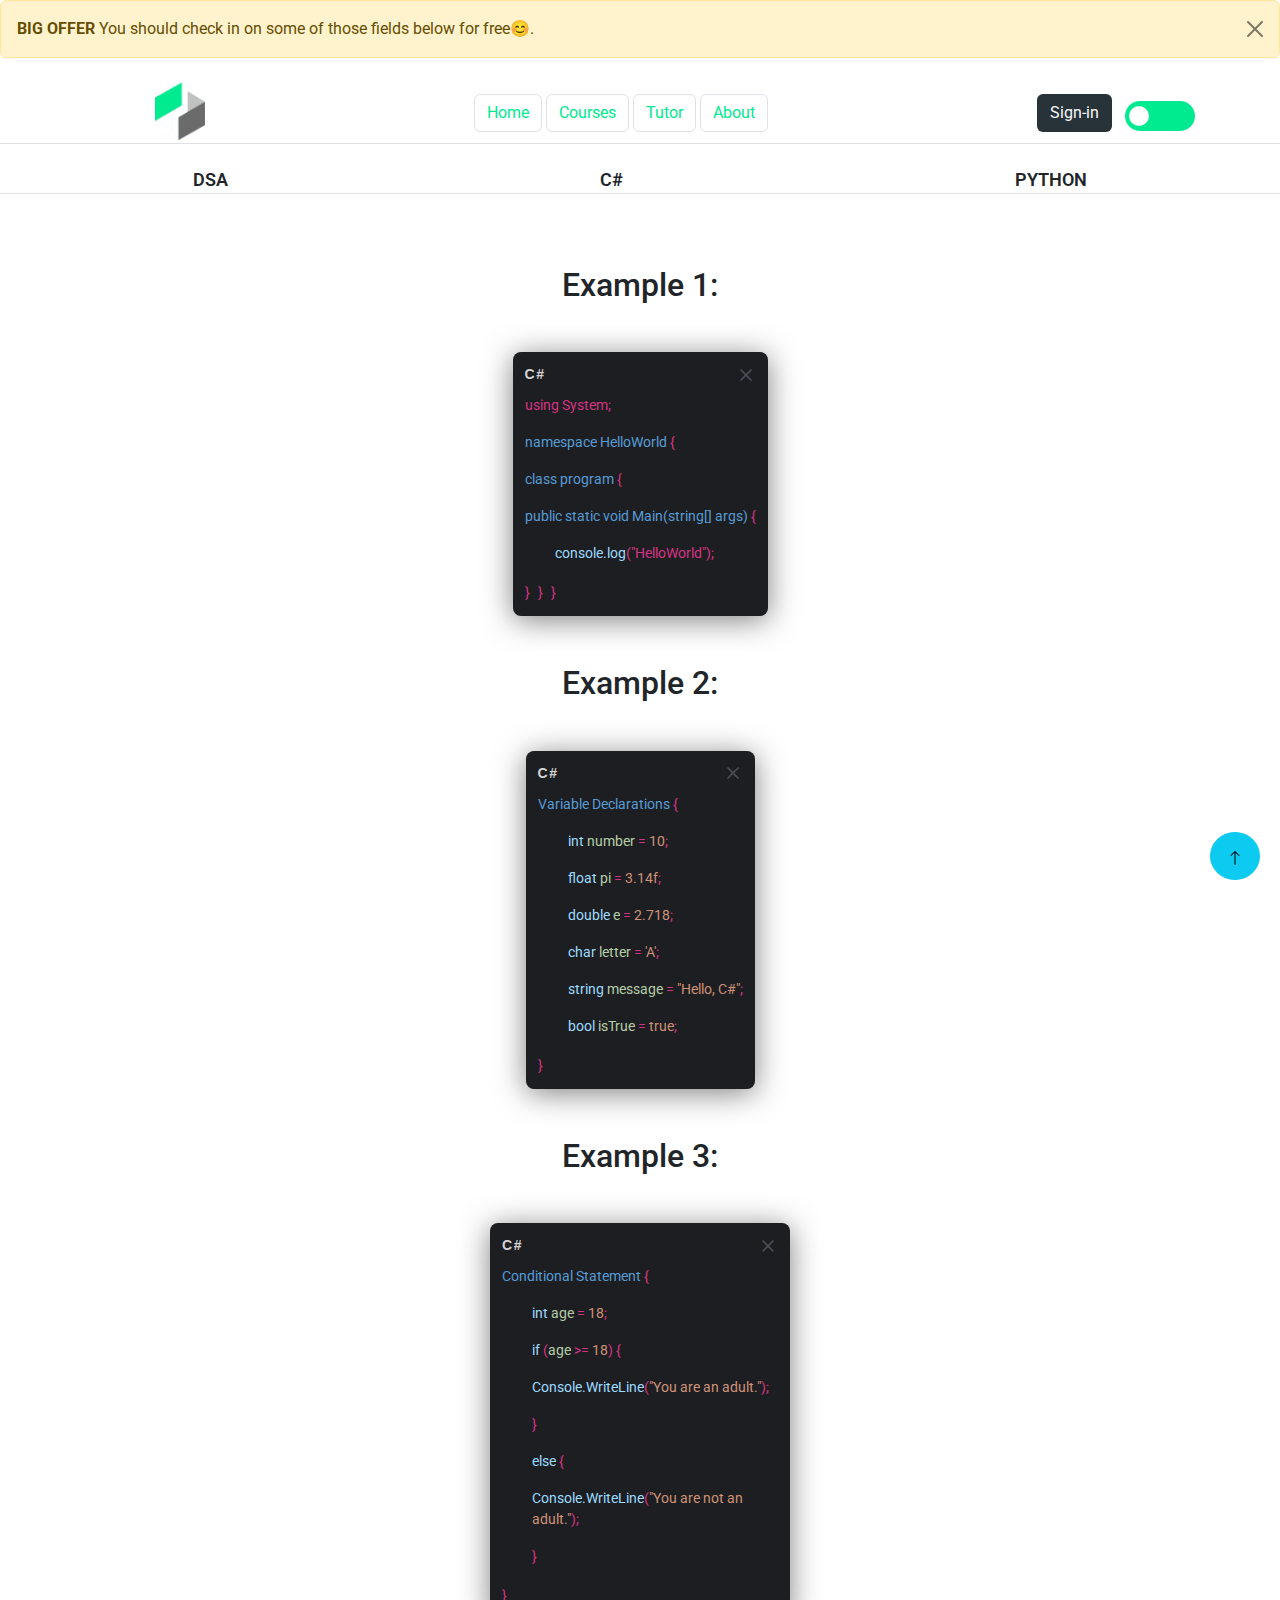
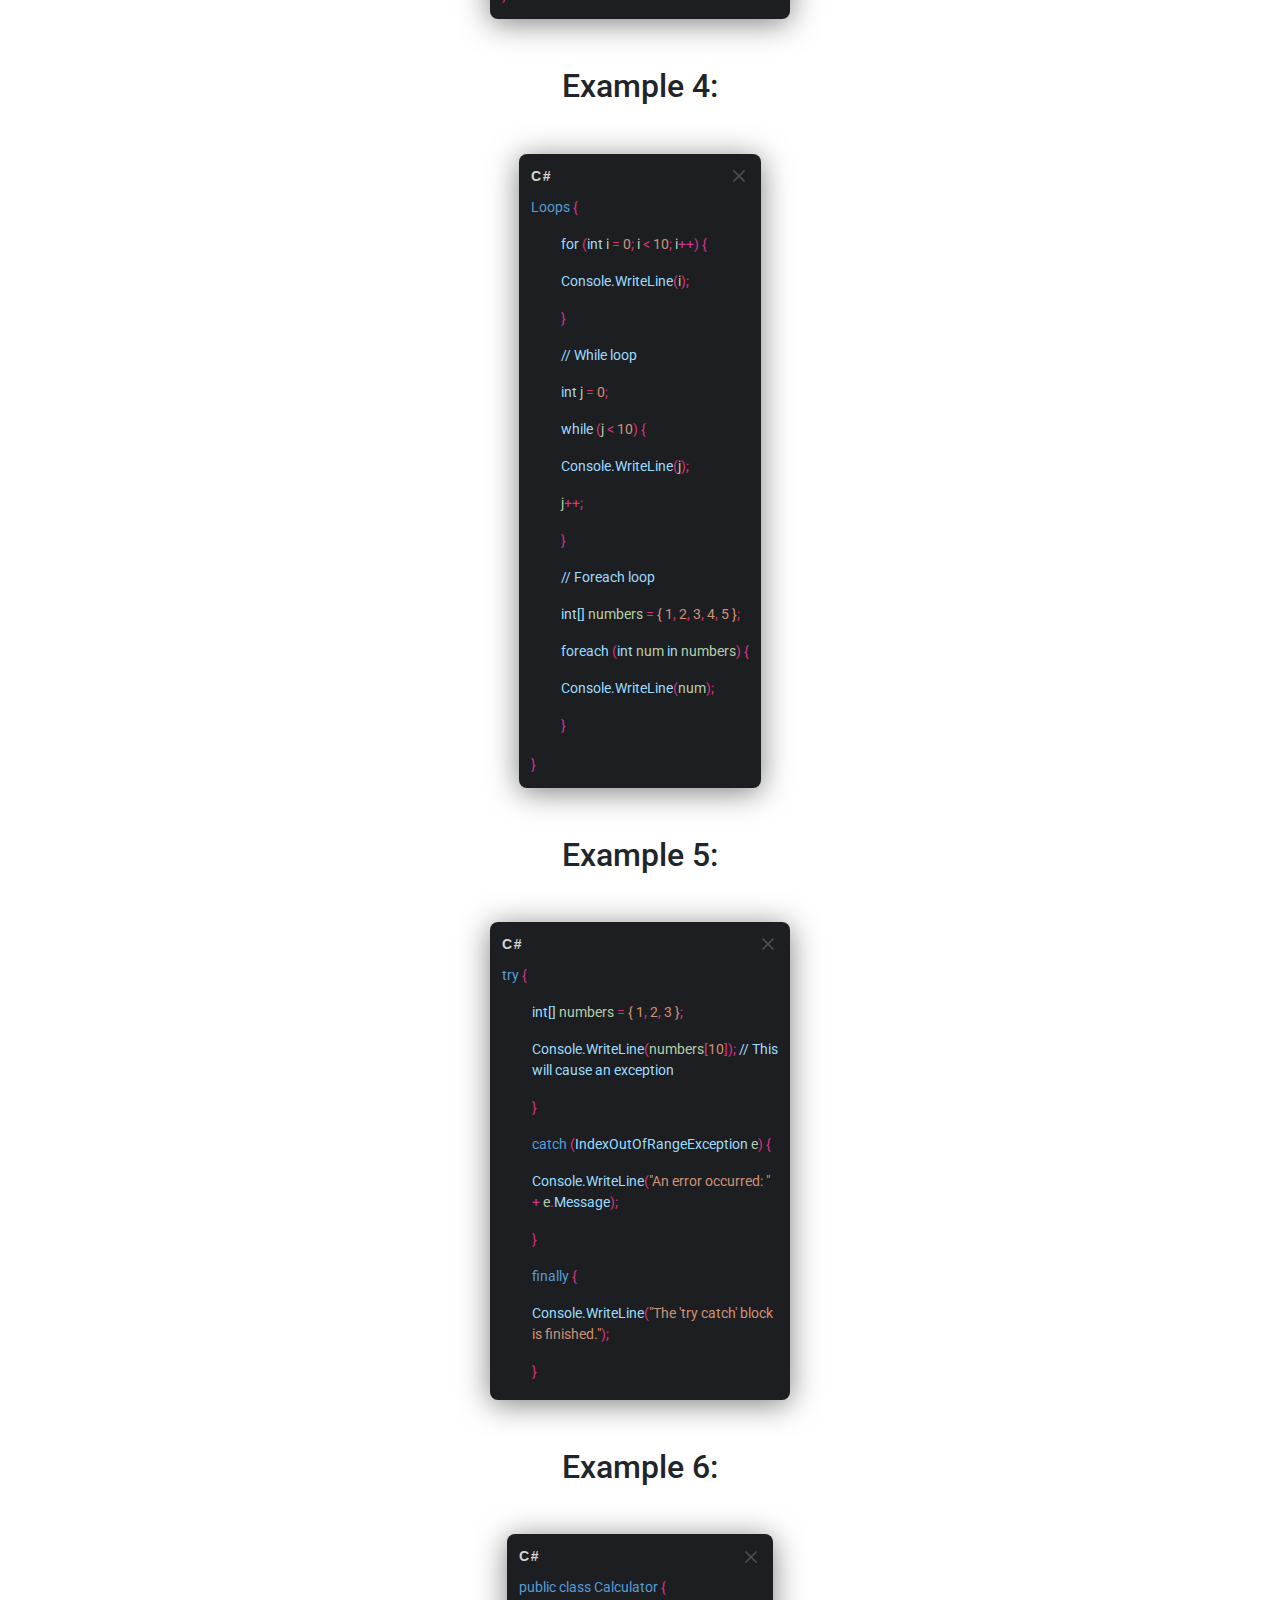
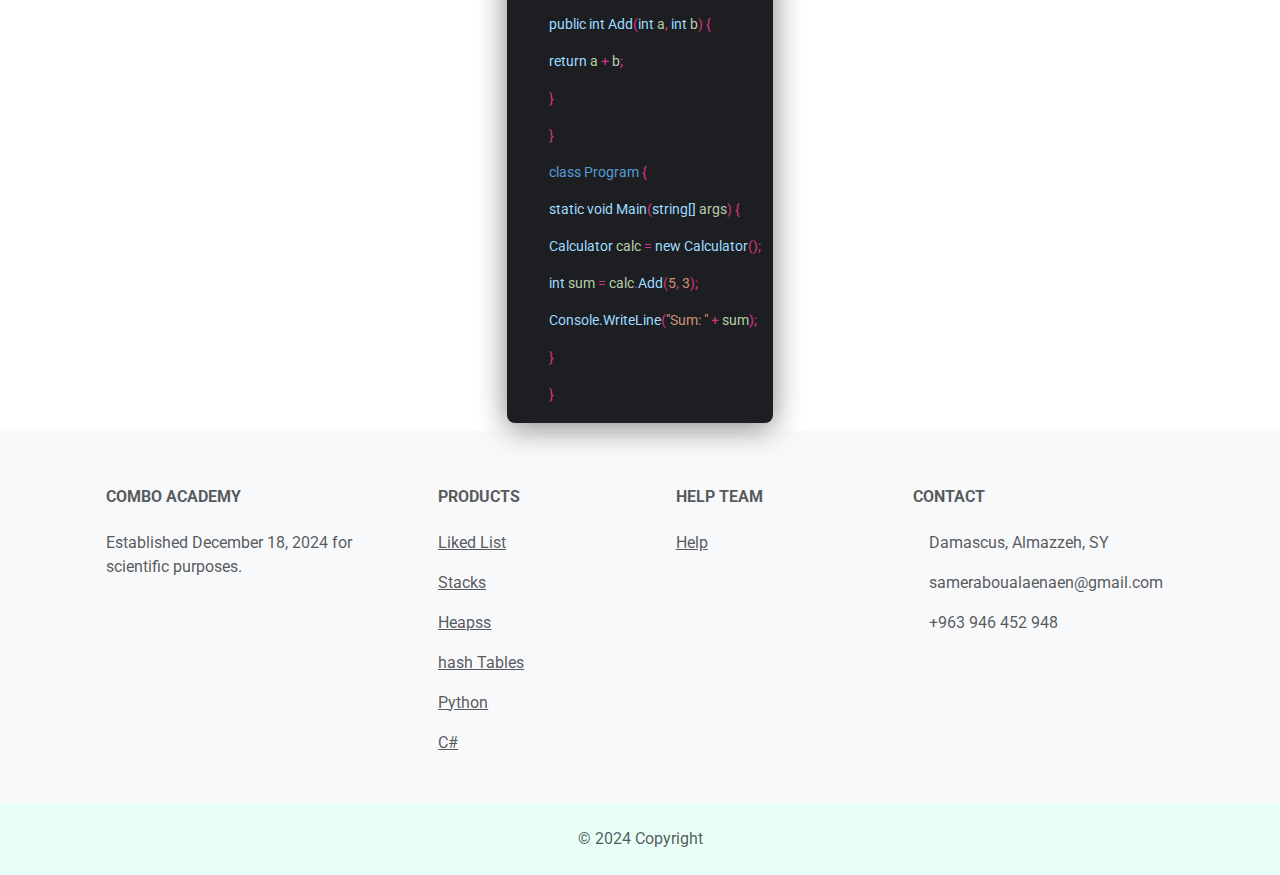
<file: HWS24/courses/cexamples.html>
<!DOCTYPE html>
<html lang="en">
<head>
    <meta charset="UTF-8">
    <meta name="viewport" content="width=device-width, initial-scale=1.0">
    <link rel="stylesheet" href="coursesstyle.css">
    <link href="https://cdn.jsdelivr.net/npm/bootstrap@5.3.3/dist/css/bootstrap.min.css" rel="stylesheet" integrity="sha384-QWTKZyjpPEjISv5WaRU9OFeRpok6YctnYmDr5pNlyT2bRjXh0JMhjY6hW+ALEwIH" crossorigin="anonymous">
    <link rel="preconnect" href="https://fonts.googleapis.com">
    <link rel="preconnect" href="https://fonts.gstatic.com" crossorigin>
    <link href="https://fonts.googleapis.com/css2?family=Cairo:wght@200..1000&family=Roboto:ital,wght@0,100;0,300;0,400;0,500;0,700;0,900;1,100;1,300;1,400;1,500;1,700;1,900&display=swap" rel="stylesheet">
    <link rel="shortcut icon" href="./images/download.png" type="image/x-icon">
    <link
      rel="stylesheet"
      href="https://cdnjs.cloudflare.com/ajax/libs/font-awesome/6.0.0-beta2/css/all.min.css"
      integrity="sha512-YWzhKL2whUzgiheMoBFwW8CKV4qpHQAEuvilg9FAn5VJUDwKZZxkJNuGM4XkWuk94WCrrwslk8yWNGmY1EduTA=="
      crossorigin="anonymous"
      referrerpolicy="no-referrer"
    />
    <title>Combo</title>
<head>

<body>
    <div class="alert alert-warning alert-dismissible fade show" role="alert">
        <strong>BIG OFFER</strong> You should check in on some of those fields below for free😊.
        <button type="button" class="btn-close" data-bs-dismiss="alert" aria-label="Close"></button>
      </div>  
      <div class="nav-container">
        <div class="nav-section-1">
          <div class="logo">
              <div class="fs-2 mb-3">
                <a href="../index.html"><img src="./images/download.png" alt="" style="margin-top: -12px; width: 50px; display: flex; align-content: center; align-items: center;"></a>
              </div>
          </div>
        </div>
          <div class="nav-section-2">
              <div class="links">
                  <li>
                     <a href="#" class="btn border" id="navA1">Home</a>
                     <a href="#explore-courses" class="btn border" id="navA2">Courses</a>
                     <a href="#Teacher" class="btn border" id="navA4">Tutor</a>
                     <a href="#About-section" class="btn border" id="navA3">About</a>
                  </li>
              </div>
          </div>
            <div class="nav-section-3">
              <div class="sign-button">
                  <button  style="background-color: #273239;" class="btn text-light" id="signBtn" data-bs-toggle="modal" data-bs-target="#signInModal">Sign-in</button>
              </div>
              <div class="dark-mode-toggle">
                  <input type="checkbox" class="input" id="dark-mode">
                  <label for="dark-mode" class="label">
                      <div class="circle"></div>
                  </label>
              </div>
          </div>
      </div>
   </nav>

   <div class="nav-checkBoxes">
    <div class="aLinks">
        <div class="dropdown">
        <button class="btn text-dark" id="drop-button">DSA</button>
        <div class="DSA-content" id="dsa-contnet">
        <a href="../courses/linkedlist.html">Linked List</a>
        <a href="../courses/stack.html">Stack</a>
        <a href="../courses/hash.html">Hash table</a>
        <a href="../courses/heaps.html">Heaps</a>
        </div>
        </div>
        <div class="dropdown">
            <button class="btn text-dark" id="drop-button">C#</button>
            <div class="DSA-content">
                <a href="../courses/cintroduction.html">Introduction</a>
                <a href="../courses/csyntax.html">Syntax</a>
                <a href="#">Examples</a>
            </div>
        </div>
        <div class="dropdown">
            <button class="btn text-dark" id="drop-button">PYTHON</button>
            <div class="DSA-content">
                <a href="./python.html">Introduction</a>
                <a href="./pythonsyntax.html">Syntax</a>
                <a href="./pythonexamples.html">Examples</a>
            </div>
        </div>
    </div>
   </div>  

    <div class="container mt-3 p-2">

  <h2 class="mx-auto d-flex justify-content-center m-5">Example 1:</h2>
   
  <div class=" mx-auto d-flex justify-content-center">
   <div class="code-editor ">
      <div class="header">
        <span class="title">C#</span>
       <svg xmlns="http://www.w3.org/2000/svg" fill="none" viewBox="0 0 24 24" class="icon"><g stroke-width="0" id="SVGRepo_bgCarrier"></g><g stroke-linejoin="round" stroke-linecap="round" id="SVGRepo_tracerCarrier"></g><g id="SVGRepo_iconCarrier"> <path stroke-linecap="round" stroke-width="2" stroke="#4C4F5A" d="M6 6L18 18"></path> <path stroke-linecap="round" stroke-width="2" stroke="#4C4F5A" d="M18 6L6 18"></path> </g></svg>
      </div>
      <div class="editor-content">
        <code class="code">
            <p><span>using System;</span></p>
          <p><span class="color-0">namespace HelloWorld </span> <span>{</span></p>
          <p><span class="color-0">class program </span> <span>{</span></p>
          <p><span class="color-0">public static void Main(string[] args)</span> <span>{</span></p>

          <p class="property">
            <span class="color-2">console.log</span><span>("HelloWorld");</span>
          </p>
          <span>}</span>
          <span>}</span>
          <span>}</span>
        </code>
      </div>
    </div>
  </div>

  <h2 class="mx-auto d-flex justify-content-center m-5">Example 2:</h2>
   
  <div class=" mx-auto d-flex justify-content-center">
    <div class="code-editor">
        <div class="header">
            <span class="title">C#</span>
            <svg xmlns="http://www.w3.org/2000/svg" fill="none" viewBox="0 0 24 24" class="icon">
                <g stroke-width="0" id="SVGRepo_bgCarrier"></g>
                <g stroke-linejoin="round" stroke-linecap="round" id="SVGRepo_tracerCarrier"></g>
                <g id="SVGRepo_iconCarrier">
                    <path stroke-linecap="round" stroke-width="2" stroke="#4C4F5A" d="M6 6L18 18"></path>
                    <path stroke-linecap="round" stroke-width="2" stroke="#4C4F5A" d="M18 6L6 18"></path>
                </g>
            </svg>
        </div>
        <div class="editor-content">
            <code class="code">
                <p><span class="color-0">Variable Declarations</span> <span>{</span></p>
    
                <p class="property">
                    <span class="color-2">int</span> <span class="color-1">number</span> <span>=</span> <span class="color-3">10</span>;
                </p>
                <p class="property">
                    <span class="color-2">float</span> <span class="color-1">pi</span> <span>=</span> <span class="color-3">3.14f</span>;
                </p>
                <p class="property">
                    <span class="color-2">double</span> <span class="color-1">e</span> <span>=</span> <span class="color-3">2.718</span>;
                </p>
                <p class="property">
                    <span class="color-2">char</span> <span class="color-1">letter</span> <span>=</span> <span class="color-3">'A'</span>;
                </p>
                <p class="property">
                    <span class="color-2">string</span> <span class="color-1">message</span> <span>=</span> <span class="color-3">"Hello, C#"</span>;
                </p>
                <p class="property">
                    <span class="color-2">bool</span> <span class="color-1">isTrue</span> <span>=</span> <span class="color-3">true</span>;
                </p>
                <span>}</span>
            </code>
        </div>
    </div>
  </div>

  <h2 class="mx-auto d-flex justify-content-center m-5">Example 3:</h2>
   
  <div class=" mx-auto d-flex justify-content-center">
    <div class="code-editor">
        <div class="header">
            <span class="title">C#</span>
            <svg xmlns="http://www.w3.org/2000/svg" fill="none" viewBox="0 0 24 24" class="icon">
                <g stroke-width="0" id="SVGRepo_bgCarrier"></g>
                <g stroke-linejoin="round" stroke-linecap="round" id="SVGRepo_tracerCarrier"></g>
                <g id="SVGRepo_iconCarrier">
                    <path stroke-linecap="round" stroke-width="2" stroke="#4C4F5A" d="M6 6L18 18"></path>
                    <path stroke-linecap="round" stroke-width="2" stroke="#4C4F5A" d="M18 6L6 18"></path>
                </g>
            </svg>
        </div>
        <div class="editor-content">
            <code class="code">
                <p><span class="color-0">Conditional Statement</span> <span>{</span></p>
    
                <p class="property">
                    <span class="color-2">int</span> <span class="color-1">age</span> <span>=</span> <span class="color-3">18</span>;
                </p>
                <p class="property">
                    <span class="color-2">if</span> <span>(</span><span class="color-1">age</span> <span>>=</span> <span class="color-3">18</span><span>)</span> <span>{</span>
                </p>
                <p class="property">
                    <span class="color-2">Console.WriteLine</span><span>(</span><span class="color-3">"You are an adult."</span><span>)</span>;
                </p>
                <p class="property">
                    <span>}</span>
                </p>
                <p class="property">
                    <span class="color-2">else</span> <span>{</span>
                </p>
                <p class="property">
                    <span class="color-2">Console.WriteLine</span><span>(</span><span class="color-3">"You are not an adult."</span><span>)</span>;
                </p>
                <p class="property">
                    <span>}</span>
                </p>
                <span>}</span>
            </code>
        </div>
    </div>
  </div>

  <h2 class="mx-auto d-flex justify-content-center m-5">Example 4:</h2>
   
  <div class=" mx-auto d-flex justify-content-center">
    <div class="code-editor">
        <div class="header">
            <span class="title">C#</span>
            <svg xmlns="http://www.w3.org/2000/svg" fill="none" viewBox="0 0 24 24" class="icon">
                <g stroke-width="0" id="SVGRepo_bgCarrier"></g>
                <g stroke-linejoin="round" stroke-linecap="round" id="SVGRepo_tracerCarrier"></g>
                <g id="SVGRepo_iconCarrier">
                    <path stroke-linecap="round" stroke-width="2" stroke="#4C4F5A" d="M6 6L18 18"></path>
                    <path stroke-linecap="round" stroke-width="2" stroke="#4C4F5A" d="M18 6L6 18"></path>
                </g>
            </svg>
        </div>
        <div class="editor-content">
            <code class="code">
                <p><span class="color-0">Loops</span> <span>{</span></p>
    
                <p class="property">
                    <span class="color-2">for</span> <span>(</span><span class="color-2">int</span> <span class="color-1">i</span> <span>=</span> <span class="color-3">0</span>; <span class="color-1">i</span> <span><</span> <span class="color-3">10</span>; <span class="color-1">i</span><span>++</span><span>)</span> <span>{</span>
                </p>
                <p class="property">
                    <span class="color-2">Console.WriteLine</span><span>(</span><span class="color-1">i</span><span>)</span>;
                </p>
                <p class="property">
                    <span>}</span>
                </p>
    
                <p class="property">
                    <span class="color-2">// While loop</span>
                </p>
                <p class="property">
                    <span class="color-2">int</span> <span class="color-1">j</span> <span>=</span> <span class="color-3">0</span>;
                </p>
                <p class="property">
                    <span class="color-2">while</span> <span>(</span><span class="color-1">j</span> <span><</span> <span class="color-3">10</span><span>)</span> <span>{</span>
                </p>
                <p class="property">
                    <span class="color-2">Console.WriteLine</span><span>(</span><span class="color-1">j</span><span>)</span>;
                </p>
                <p class="property">
                    <span class="color-1">j</span><span>++</span>;
                </p>
                <p class="property">
                    <span>}</span>
                </p>
    
                <p class="property">
                    <span class="color-2">// Foreach loop</span>
                </p>
                <p class="property">
                    <span class="color-2">int[]</span> <span class="color-1">numbers</span> <span>=</span> <span class="color-3">{</span> <span class="color-3">1</span>, <span class="color-3">2</span>, <span class="color-3">3</span>, <span class="color-3">4</span>, <span class="color-3">5</span> <span class="color-3">}</span>;
                </p>
                <p class="property">
                    <span class="color-2">foreach</span> <span>(</span><span class="color-2">int</span> <span class="color-1">num</span> <span class="color-2">in</span> <span class="color-1">numbers</span><span>)</span> <span>{</span>
                </p>
                <p class="property">
                    <span class="color-2">Console.WriteLine</span><span>(</span><span class="color-1">num</span><span>)</span>;
                </p>
                <p class="property">
                    <span>}</span>
                </p>
                <span>}</span>
            </code>
        </div>
    </div>
  </div>

  <h2 class="mx-auto d-flex justify-content-center m-5">Example 5:</h2>
   
  <div class=" mx-auto d-flex justify-content-center">
    <div class="code-editor">
        <div class="header">
            <span class="title">C#</span>
            <svg xmlns="http://www.w3.org/2000/svg" fill="none" viewBox="0 0 24 24" class="icon">
                <g stroke-width="0" id="SVGRepo_bgCarrier"></g>
                <g stroke-linejoin="round" stroke-linecap="round" id="SVGRepo_tracerCarrier"></g>
                <g id="SVGRepo_iconCarrier">
                    <path stroke-linecap="round" stroke-width="2" stroke="#4C4F5A" d="M6 6L18 18"></path>
                    <path stroke-linecap="round" stroke-width="2" stroke="#4C4F5A" d="M18 6L6 18"></path>
                </g>
            </svg>
        </div>
        <div class="editor-content">
            <code class="code">
                <p><span class="color-0">try</span> <span>{</span></p>
    
                <p class="property">
                    <span class="color-2">int[]</span> <span class="color-1">numbers</span> <span>=</span> <span class="color-3">{</span> <span class="color-3">1</span>, <span class="color-3">2</span>, <span class="color-3">3</span> <span class="color-3">}</span>;
                </p>
                <p class="property">
                    <span class="color-2">Console.WriteLine</span><span>(</span><span class="color-1">numbers</span><span>[</span><span class="color-3">10</span><span>]</span><span>)</span>; <span class="color-2">// This will cause an exception</span>
                </p>
                <p class="property">
                    <span>}</span>
                </p>
                <p class="property">
                    <span class="color-0">catch</span> <span>(</span><span class="color-2">IndexOutOfRangeException</span> <span class="color-1">e</span><span>)</span> <span>{</span>
                </p>
                <p class="property">
                    <span class="color-2">Console.WriteLine</span><span>(</span><span class="color-3">"An error occurred: "</span> <span>+</span> <span class="color-1">e</span><span>.</span><span class="color-2">Message</span><span>)</span>;
                </p>
                <p class="property">
                    <span>}</span>
                </p>
                <p class="property">
                    <span class="color-0">finally</span> <span>{</span>
                </p>
                <p class="property">
                    <span class="color-2">Console.WriteLine</span><span>(</span><span class="color-3">"The 'try catch' block is finished."</span><span>)</span>;
                </p>
                <p class="property">
                    <span>}</span>
                </p>
            </code>
        </div>
    </div>
  </div>

  <h2 class="mx-auto d-flex justify-content-center m-5">Example 6:</h2>
   
  <div class=" mx-auto d-flex justify-content-center">
    <div class="code-editor">
        <div class="header">
            <span class="title">C#</span>
            <svg xmlns="http://www.w3.org/2000/svg" fill="none" viewBox="0 0 24 24" class="icon">
                <g stroke-width="0" id="SVGRepo_bgCarrier"></g>
                <g stroke-linejoin="round" stroke-linecap="round" id="SVGRepo_tracerCarrier"></g>
                <g id="SVGRepo_iconCarrier">
                    <path stroke-linecap="round" stroke-width="2" stroke="#4C4F5A" d="M6 6L18 18"></path>
                    <path stroke-linecap="round" stroke-width="2" stroke="#4C4F5A" d="M18 6L6 18"></path>
                </g>
            </svg>
        </div>
        <div class="editor-content">
            <code class="code">
                <p><span class="color-0">public class Calculator</span> <span>{</span></p>
    
                <p class="property">
                    <span class="color-2">public int Add</span><span>(</span><span class="color-2">int</span> <span class="color-1">a</span>, <span class="color-2">int</span> <span class="color-1">b</span><span>)</span> <span>{</span>
                </p>
                <p class="property">
                    <span class="color-2">return</span> <span class="color-1">a</span> <span>+</span> <span class="color-1">b</span>;
                </p>
                <p class="property">
                    <span>}</span>
                </p>
                <p class="property">
                    <span>}</span>
                </p>
    
                <p class="property">
                    <span class="color-0">class Program</span> <span>{</span>
                </p>
                <p class="property">
                    <span class="color-2">static void Main</span><span>(</span><span class="color-2">string[]</span> <span class="color-1">args</span><span>)</span> <span>{</span>
                </p>
                <p class="property">
                    <span class="color-2">Calculator</span> <span class="color-1">calc</span> <span>=</span> <span class="color-2">new</span> <span class="color-2">Calculator</span><span>(</span><span>)</span>;
                </p>
                <p class="property">
                    <span class="color-2">int</span> <span class="color-1">sum</span> <span>=</span> <span class="color-1">calc</span><span>.</span><span class="color-2">Add</span><span>(</span><span class="color-3">5</span>, <span class="color-3">3</span><span>)</span>;
                </p>
                <p class="property">
                    <span class="color-2">Console.WriteLine</span><span>(</span><span class="color-3">"Sum: "</span> <span>+</span> <span class="color-1">sum</span><span>)</span>;
                </p>
                <p class="property">
                    <span>}</span>
                </p>
                <p class="property">
                    <span>}</span>
                </p>
            </code>
        </div>
    </div>
    </div>
  </div>

    <div class="modal" tabindex="-1" id="signInModal">
        <div class="modal-dialog">
          <div class="modal-content">
            <div class="alert alert-danger alert-dismissible fade show" style="display: none;" id="faild-alert" role="alert">
              <strong>Check the information🤔</strong>
              <button type="button" class="btn-close" data-bs-dismiss="alert" aria-label="Close"></button>
            </div> 
            <div class="alert alert-success alert-dismissible fade show" id="success-alert" style="display: none;" role="alert">
              <strong>Succeed sign-in😁</strong>
              <button type="button" class="btn-close" data-bs-dismiss="alert" aria-label="Close" aria-required="true"></button>
            </div>
            <div class="modal-header">
              <h5 class="modal-title">Sign In</h5>
              <button type="button" class="btn-close" data-bs-dismiss="modal" aria-label="Close"></button>
            </div>
            <div class="modal-body d-flex justify-content-center flex-column">
              <label for="name">Name: </label>
              <input type="text" id="name" placeholder="Your name">
              <label for="age">Age: </label>
              <input type="number" id="age" placeholder="19">
              <label for="email">email: </label>
              <input type="email" id="email" placeholder="..@gmail.com">
            </div>
            <div class="modal-footer">
              <button type="button" class="btn btn-secondary" data-bs-dismiss="modal">Close</button>
              <button type="button" class="btn btn-primary" onclick="getInfo()">Submit</button>
            </div>
          </div>
        </div>
      </div>

    <!--Buttons  -->
    <div class="arrow">
     <a href="#" id="scrollButton" class="btn btn-info btn-floating btn-lg" style="position: fixed; bottom: 20px; right: 20px; border-radius: 50%; display: block;">
       <svg xmlns="http://www.w3.org/2000/svg" width="16" height="16" fill="currentColor" class="bi bi-arrow-up" viewBox="0 0 16 16">
         <path fill-rule="evenodd" d="M8 15a.5.5 0 0 0 .5-.5V2.707l3.146 3.147a.5.5 0 0 0 .708-.708l-4-4a.5.5 0 0 0-.708 0l-4 4a.5.5 0 1 0 .708.708L7.5 2.707V14.5a.5.5 0 0 0 .5.5"/>
       </svg>
     </a>
     </div>
     
    <!--Footer -->
    <footer class="text-center text-lg-start bg-body-tertiary text-muted" id="footer">
        <section class="p-2">
            <div class="container text-center text-md-start mt-5">
                <div class="row mt-3">
                    <div class="col-md-3 col-lg-4 col-xl-3 mx-auto mb-4">
                        <h6 class="text-uppercase fw-bold mb-4">Combo academy</h6>
                        <p>Established December 18, 2024 for scientific purposes.</p>
                    </div>
                    <div class="col-md-2 col-lg-2 col-xl-2 mx-auto mb-4">
                        <h6 class="text-uppercase fw-bold mb-4">Products</h6>
                        <p><a href="./courses/linkedlist.html" class="text-reset">Liked List</a></p>
                        <p><a href="./courses/stack.html" class="text-reset">Stacks</a></p>
                        <p><a href="./courses/heaps.html" class="text-reset">Heapss</a></p>
                        <p><a href="./courses/hash.html" class="text-reset">hash Tables</a></p>
                        <p><a href="./courses/python.html" class="text-reset">Python</a></p>
                        <p><a href="./courses/cintroduction.html" class="text-reset">C#</a></p>
                    </div>
                    <div class="col-md-3 col-lg-2 col-xl-2 mx-auto mb-4">
                        <h6 class="text-uppercase fw-bold mb-4">Help Team</h6>
                        <p><a href="./help.html" class="text-reset">Help</a></p>
                    </div>
                    <div class="col-md-4 col-lg-3 col-xl-3 mx-auto mb-md-0 mb-4">
                        <h6 class="text-uppercase fw-bold mb-4">Contact</h6>
                        <p><i class="fas fa-home me-3"></i>Damascus, Almazzeh, SY</p>
                        <p><i class="fas fa-envelope me-3"></i> sameraboualaenaen@gmail.com</p>
                        <p><i class="fas fa-phone me-3"></i>+963 946 452 948</p>
                    </div>
                </div>
            </div>
        </section>
      <div class="text-center p-4 copyright" style="background-color: rgba(232,255,248,255);">
        © 2024 Copyright
      </div>
        </footer>

    <script src="../main.js" defer></script>
    <script src="https://cdn.jsdelivr.net/npm/bootstrap@5.3.3/dist/js/bootstrap.bundle.min.js" integrity="sha384-YvpcrYf0tY3lHB60NNkmXc5s9fDVZLESaAA55NDzOxhy9GkcIdslK1eN7N6jIeHz" crossorigin="anonymous"></script>
</body>
</html>
</file>
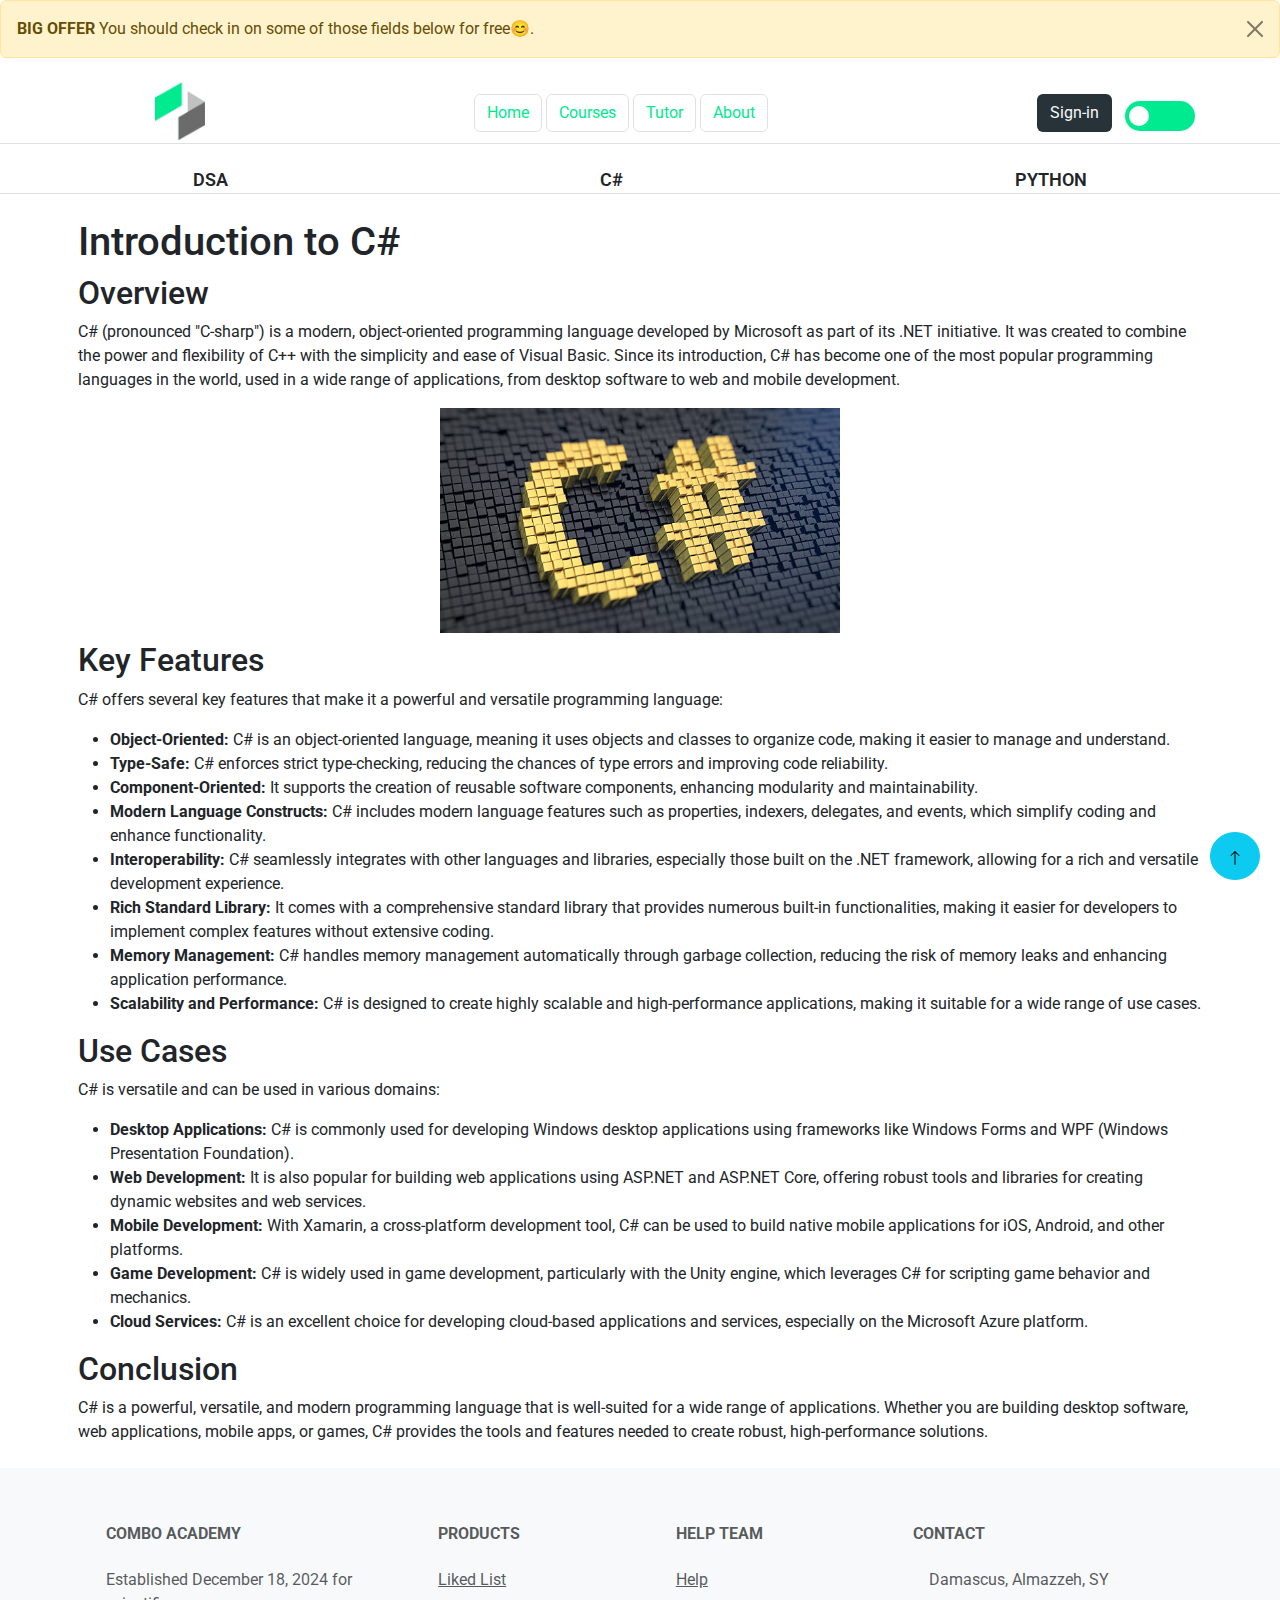
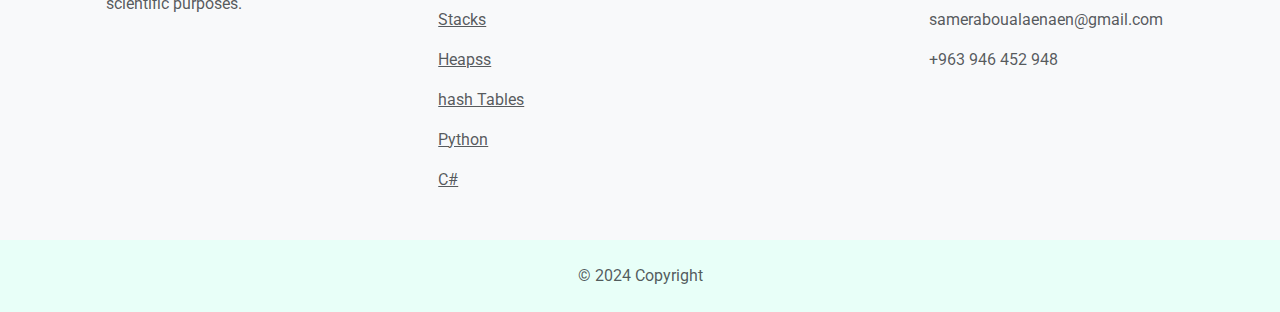
<file: HWS24/courses/cintroduction.html>
<!DOCTYPE html>
<html lang="en">
<head>
    <meta charset="UTF-8">
    <meta name="viewport" content="width=device-width, initial-scale=1.0">
    <link rel="stylesheet" href="coursesstyle.css">
    <link href="https://cdn.jsdelivr.net/npm/bootstrap@5.3.3/dist/css/bootstrap.min.css" rel="stylesheet" integrity="sha384-QWTKZyjpPEjISv5WaRU9OFeRpok6YctnYmDr5pNlyT2bRjXh0JMhjY6hW+ALEwIH" crossorigin="anonymous">
    <link rel="preconnect" href="https://fonts.googleapis.com">
    <link rel="preconnect" href="https://fonts.gstatic.com" crossorigin>
    <link href="https://fonts.googleapis.com/css2?family=Cairo:wght@200..1000&family=Roboto:ital,wght@0,100;0,300;0,400;0,500;0,700;0,900;1,100;1,300;1,400;1,500;1,700;1,900&display=swap" rel="stylesheet">
    <link rel="shortcut icon" href="./images/download.png" type="image/x-icon">
    <link
      rel="stylesheet"
      href="https://cdnjs.cloudflare.com/ajax/libs/font-awesome/6.0.0-beta2/css/all.min.css"
      integrity="sha512-YWzhKL2whUzgiheMoBFwW8CKV4qpHQAEuvilg9FAn5VJUDwKZZxkJNuGM4XkWuk94WCrrwslk8yWNGmY1EduTA=="
      crossorigin="anonymous"
      referrerpolicy="no-referrer"
    />
    <title>Combo</title>
<head>

<body>
    <div class="alert alert-warning alert-dismissible fade show" role="alert">
        <strong>BIG OFFER</strong> You should check in on some of those fields below for free😊.
        <button type="button" class="btn-close" data-bs-dismiss="alert" aria-label="Close"></button>
      </div>  
      <div class="nav-container">
        <div class="nav-section-1">
          <div class="logo">
              <div class="fs-2 mb-3">
                <a href="../index.html"><img src="./images/download.png" alt="" style="margin-top: -12px; width: 50px; display: flex; align-content: center; align-items: center;"></a>
                </div>
          </div>
        </div>
          <div class="nav-section-2">
              <div class="links">
                  <li>
                     <a href="#" class="btn border" id="navA1">Home</a>
                     <a href="#explore-courses" class="btn border" id="navA2">Courses</a>
                     <a href="#Teacher" class="btn border" id="navA4">Tutor</a>
                     <a href="#About-section" class="btn border" id="navA3">About</a>
                  </li>
              </div>
          </div>
            <div class="nav-section-3">
              <div class="sign-button">
                  <button  style="background-color: #273239;" class="btn text-light" id="signBtn" data-bs-toggle="modal" data-bs-target="#signInModal">Sign-in</button>
              </div>
              <div class="dark-mode-toggle">
                  <input type="checkbox" class="input" id="dark-mode">
                  <label for="dark-mode" class="label">
                      <div class="circle"></div>
                  </label>
              </div>
          </div>
      </div>
   </nav>

   <div class="nav-checkBoxes">
    <div class="aLinks">
        <div class="dropdown">
        <button class="btn text-dark" id="drop-button">DSA</button>
        <div class="DSA-content" id="dsa-contnet">
        <a href="#">Linked List</a>
        <a href="./linkedlist.html">Stack</a>
        <a href="./hash.html">Hash table</a>
        <a href="./heaps.html">Heaps</a>
        </div>
        </div>
        <div class="dropdown">
            <button class="btn text-dark" id="drop-button">C#</button>
            <div class="DSA-content">
                <a href="#">Introduction</a>
                <a href="./csyntax.html">Syntax</a>
                <a href="./cexamples.html">Examples</a>
            </div>
        </div>
        <div class="dropdown">
          <button class="btn text-dark" id="drop-button">PYTHON</button>
          <div class="DSA-content">
              <a href="./python.html">Introduction</a>
              <a href="./pythonsyntax.html">Syntax</a>
              <a href="./pythonexamples.html">Examples</a>
          </div>
      </div>
    </div>
   </div>  

   <div class="container mt-3 p-2">
    <h1>Introduction to C#</h1>
    <h2>Overview</h2>
    <p>C# (pronounced "C-sharp") is a modern, object-oriented programming language developed by Microsoft as part of its .NET initiative. It was created to combine the power and flexibility of C++ with the simplicity and ease of Visual Basic. Since its introduction, C# has become one of the most popular programming languages in the world, used in a wide range of applications, from desktop software to web and mobile development.</p>
    
    <div class="d-flex justify-content-center mb-2">
      <img src="../images/images/istockphoto-519342658-612x612.jpg" alt="d" style="width: 400px;">
    </div>

    <h2>Key Features</h2>
    <p>C# offers several key features that make it a powerful and versatile programming language:</p>
    <ul>
        <li><strong>Object-Oriented:</strong> C# is an object-oriented language, meaning it uses objects and classes to organize code, making it easier to manage and understand.</li>
        <li><strong>Type-Safe:</strong> C# enforces strict type-checking, reducing the chances of type errors and improving code reliability.</li>
        <li><strong>Component-Oriented:</strong> It supports the creation of reusable software components, enhancing modularity and maintainability.</li>
        <li><strong>Modern Language Constructs:</strong> C# includes modern language features such as properties, indexers, delegates, and events, which simplify coding and enhance functionality.</li>
        <li><strong>Interoperability:</strong> C# seamlessly integrates with other languages and libraries, especially those built on the .NET framework, allowing for a rich and versatile development experience.</li>
        <li><strong>Rich Standard Library:</strong> It comes with a comprehensive standard library that provides numerous built-in functionalities, making it easier for developers to implement complex features without extensive coding.</li>
        <li><strong>Memory Management:</strong> C# handles memory management automatically through garbage collection, reducing the risk of memory leaks and enhancing application performance.</li>
        <li><strong>Scalability and Performance:</strong> C# is designed to create highly scalable and high-performance applications, making it suitable for a wide range of use cases.</li>
    </ul>

    <h2>Use Cases</h2>
    <p>C# is versatile and can be used in various domains:</p>
    <ul>
        <li><strong>Desktop Applications:</strong> C# is commonly used for developing Windows desktop applications using frameworks like Windows Forms and WPF (Windows Presentation Foundation).</li>
        <li><strong>Web Development:</strong> It is also popular for building web applications using ASP.NET and ASP.NET Core, offering robust tools and libraries for creating dynamic websites and web services.</li>
        <li><strong>Mobile Development:</strong> With Xamarin, a cross-platform development tool, C# can be used to build native mobile applications for iOS, Android, and other platforms.</li>
        <li><strong>Game Development:</strong> C# is widely used in game development, particularly with the Unity engine, which leverages C# for scripting game behavior and mechanics.</li>
        <li><strong>Cloud Services:</strong> C# is an excellent choice for developing cloud-based applications and services, especially on the Microsoft Azure platform.</li>
    </ul>

    <h2>Conclusion</h2>
    <p>C# is a powerful, versatile, and modern programming language that is well-suited for a wide range of applications. Whether you are building desktop software, web applications, mobile apps, or games, C# provides the tools and features needed to create robust, high-performance solutions.</p>
</div>

    <div class="modal" tabindex="-1" id="signInModal">
        <div class="modal-dialog">
          <div class="modal-content">
            <div class="alert alert-danger alert-dismissible fade show" style="display: none;" id="faild-alert" role="alert">
              <strong>Check the information🤔</strong>
              <button type="button" class="btn-close" data-bs-dismiss="alert" aria-label="Close"></button>
            </div> 
            <div class="alert alert-success alert-dismissible fade show" id="success-alert" style="display: none;" role="alert">
              <strong>Succeed sign-in😁</strong>
              <button type="button" class="btn-close" data-bs-dismiss="alert" aria-label="Close" aria-required="true"></button>
            </div>
            <div class="modal-header">
              <h5 class="modal-title">Sign In</h5>
              <button type="button" class="btn-close" data-bs-dismiss="modal" aria-label="Close"></button>
            </div>
            <div class="modal-body d-flex justify-content-center flex-column">
              <label for="name">Name: </label>
              <input type="text" id="name" placeholder="Your name">
              <label for="age">Age: </label>
              <input type="number" id="age" placeholder="19">
              <label for="email">email: </label>
              <input type="email" id="email" placeholder="..@gmail.com">
            </div>
            <div class="modal-footer">
              <button type="button" class="btn btn-secondary" data-bs-dismiss="modal">Close</button>
              <button type="button" class="btn btn-primary" onclick="getInfo()">Submit</button>
            </div>
          </div>
        </div>
      </div>

    <!--Buttons  -->
    <div class="arrow">
     <a href="#" id="scrollButton" class="btn btn-info btn-floating btn-lg" style="position: fixed; bottom: 20px; right: 20px; border-radius: 50%; display: block;">
       <svg xmlns="http://www.w3.org/2000/svg" width="16" height="16" fill="currentColor" class="bi bi-arrow-up" viewBox="0 0 16 16">
         <path fill-rule="evenodd" d="M8 15a.5.5 0 0 0 .5-.5V2.707l3.146 3.147a.5.5 0 0 0 .708-.708l-4-4a.5.5 0 0 0-.708 0l-4 4a.5.5 0 1 0 .708.708L7.5 2.707V14.5a.5.5 0 0 0 .5.5"/>
       </svg>
     </a>
     </div>
     
    <!--Footer -->
    <footer class="text-center text-lg-start bg-body-tertiary text-muted" id="footer">
        <section class="p-2">
            <div class="container text-center text-md-start mt-5">
                <div class="row mt-3">
                    <div class="col-md-3 col-lg-4 col-xl-3 mx-auto mb-4">
                        <h6 class="text-uppercase fw-bold mb-4">Combo academy</h6>
                        <p>Established December 18, 2024 for scientific purposes.</p>
                    </div>
                    <div class="col-md-2 col-lg-2 col-xl-2 mx-auto mb-4">
                        <h6 class="text-uppercase fw-bold mb-4">Products</h6>
                        <p><a href="./courses/linkedlist.html" class="text-reset">Liked List</a></p>
                        <p><a href="./courses/stack.html" class="text-reset">Stacks</a></p>
                        <p><a href="./courses/heaps.html" class="text-reset">Heapss</a></p>
                        <p><a href="./courses/hash.html" class="text-reset">hash Tables</a></p>
                        <p><a href="./courses/python.html" class="text-reset">Python</a></p>
                        <p><a href="./courses/cintroduction.html" class="text-reset">C#</a></p>
                    </div>
                    <div class="col-md-3 col-lg-2 col-xl-2 mx-auto mb-4">
                        <h6 class="text-uppercase fw-bold mb-4">Help Team</h6>
                        <p><a href="./help.html" class="text-reset">Help</a></p>
                    </div>
                    <div class="col-md-4 col-lg-3 col-xl-3 mx-auto mb-md-0 mb-4">
                        <h6 class="text-uppercase fw-bold mb-4">Contact</h6>
                        <p><i class="fas fa-home me-3"></i>Damascus, Almazzeh, SY</p>
                        <p><i class="fas fa-envelope me-3"></i> sameraboualaenaen@gmail.com</p>
                        <p><i class="fas fa-phone me-3"></i>+963 946 452 948</p>
                    </div>
                </div>
            </div>
        </section>
      <div class="text-center p-4 copyright" style="background-color: rgba(232,255,248,255);">
        © 2024 Copyright
      </div>
        </footer>

    <script src="../main.js" defer></script>
    <script src="https://cdn.jsdelivr.net/npm/bootstrap@5.3.3/dist/js/bootstrap.bundle.min.js" integrity="sha384-YvpcrYf0tY3lHB60NNkmXc5s9fDVZLESaAA55NDzOxhy9GkcIdslK1eN7N6jIeHz" crossorigin="anonymous"></script>
</body>
</html>
</file>
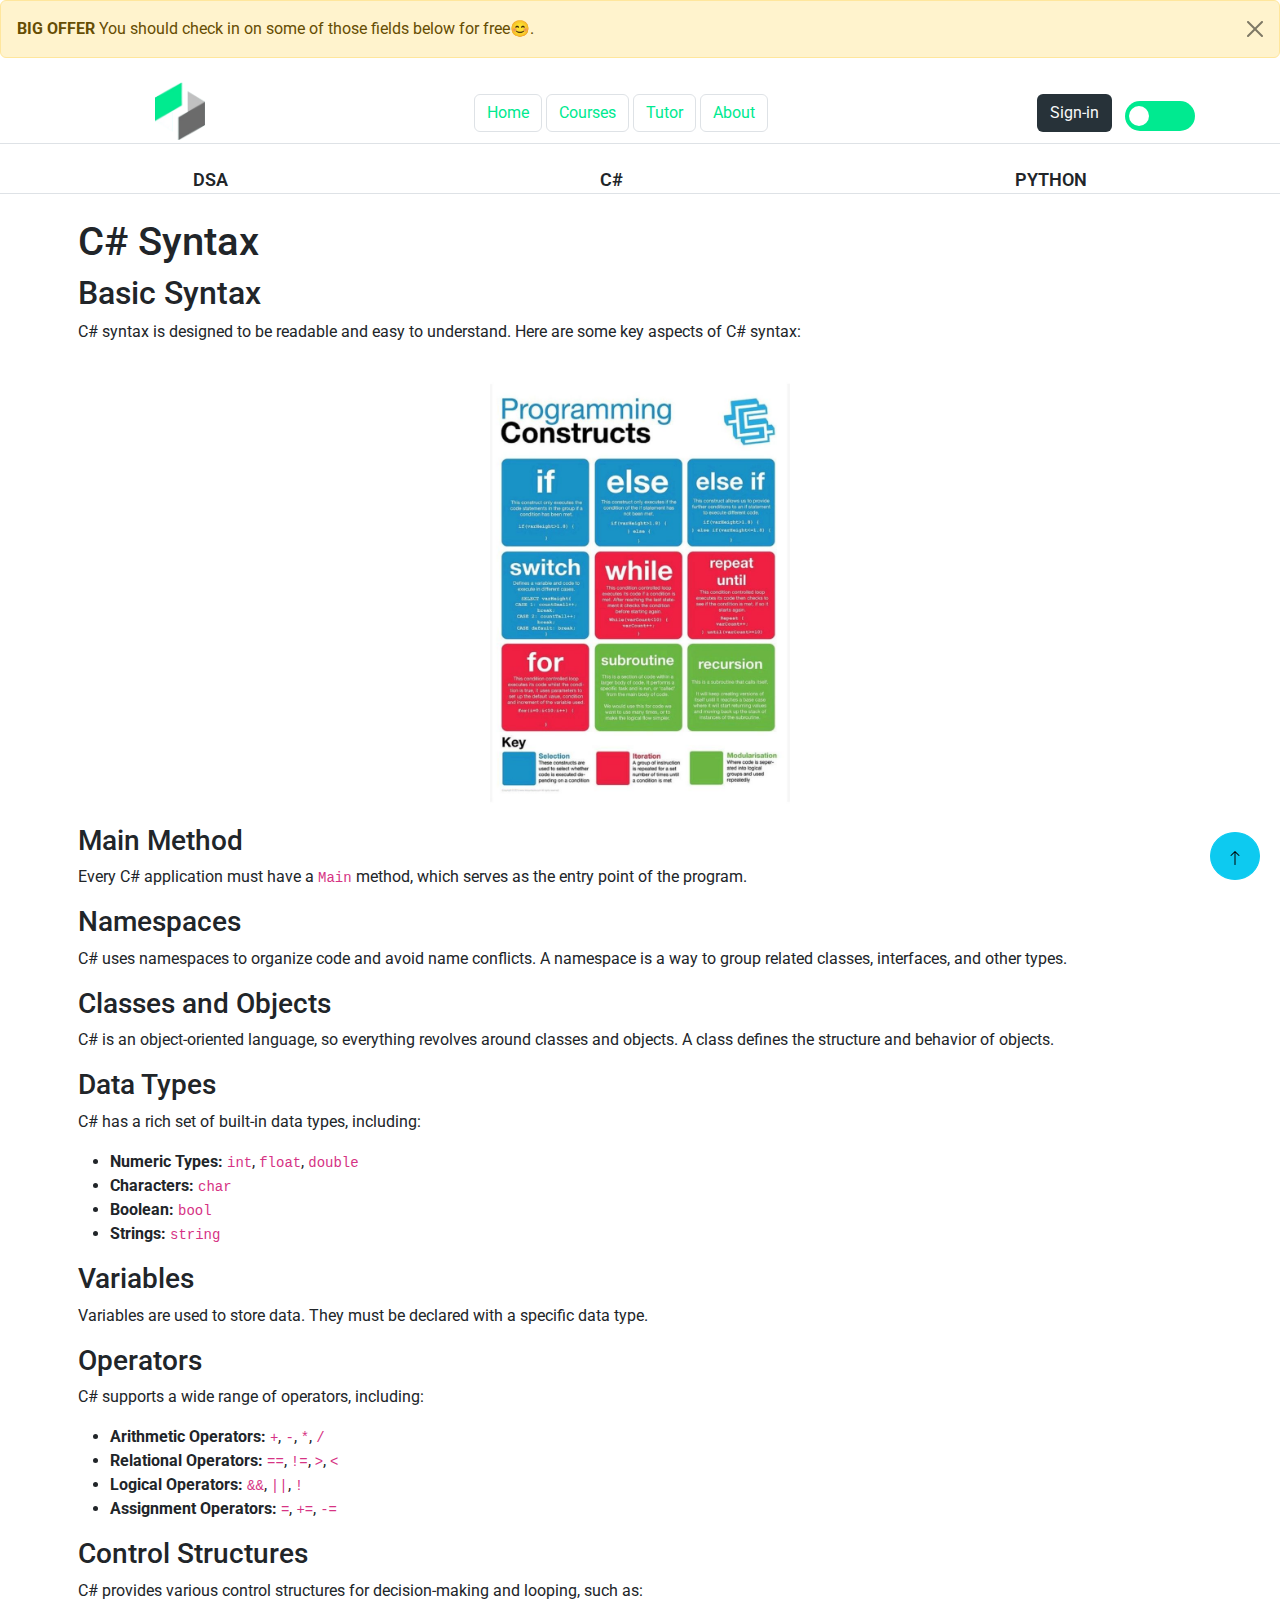
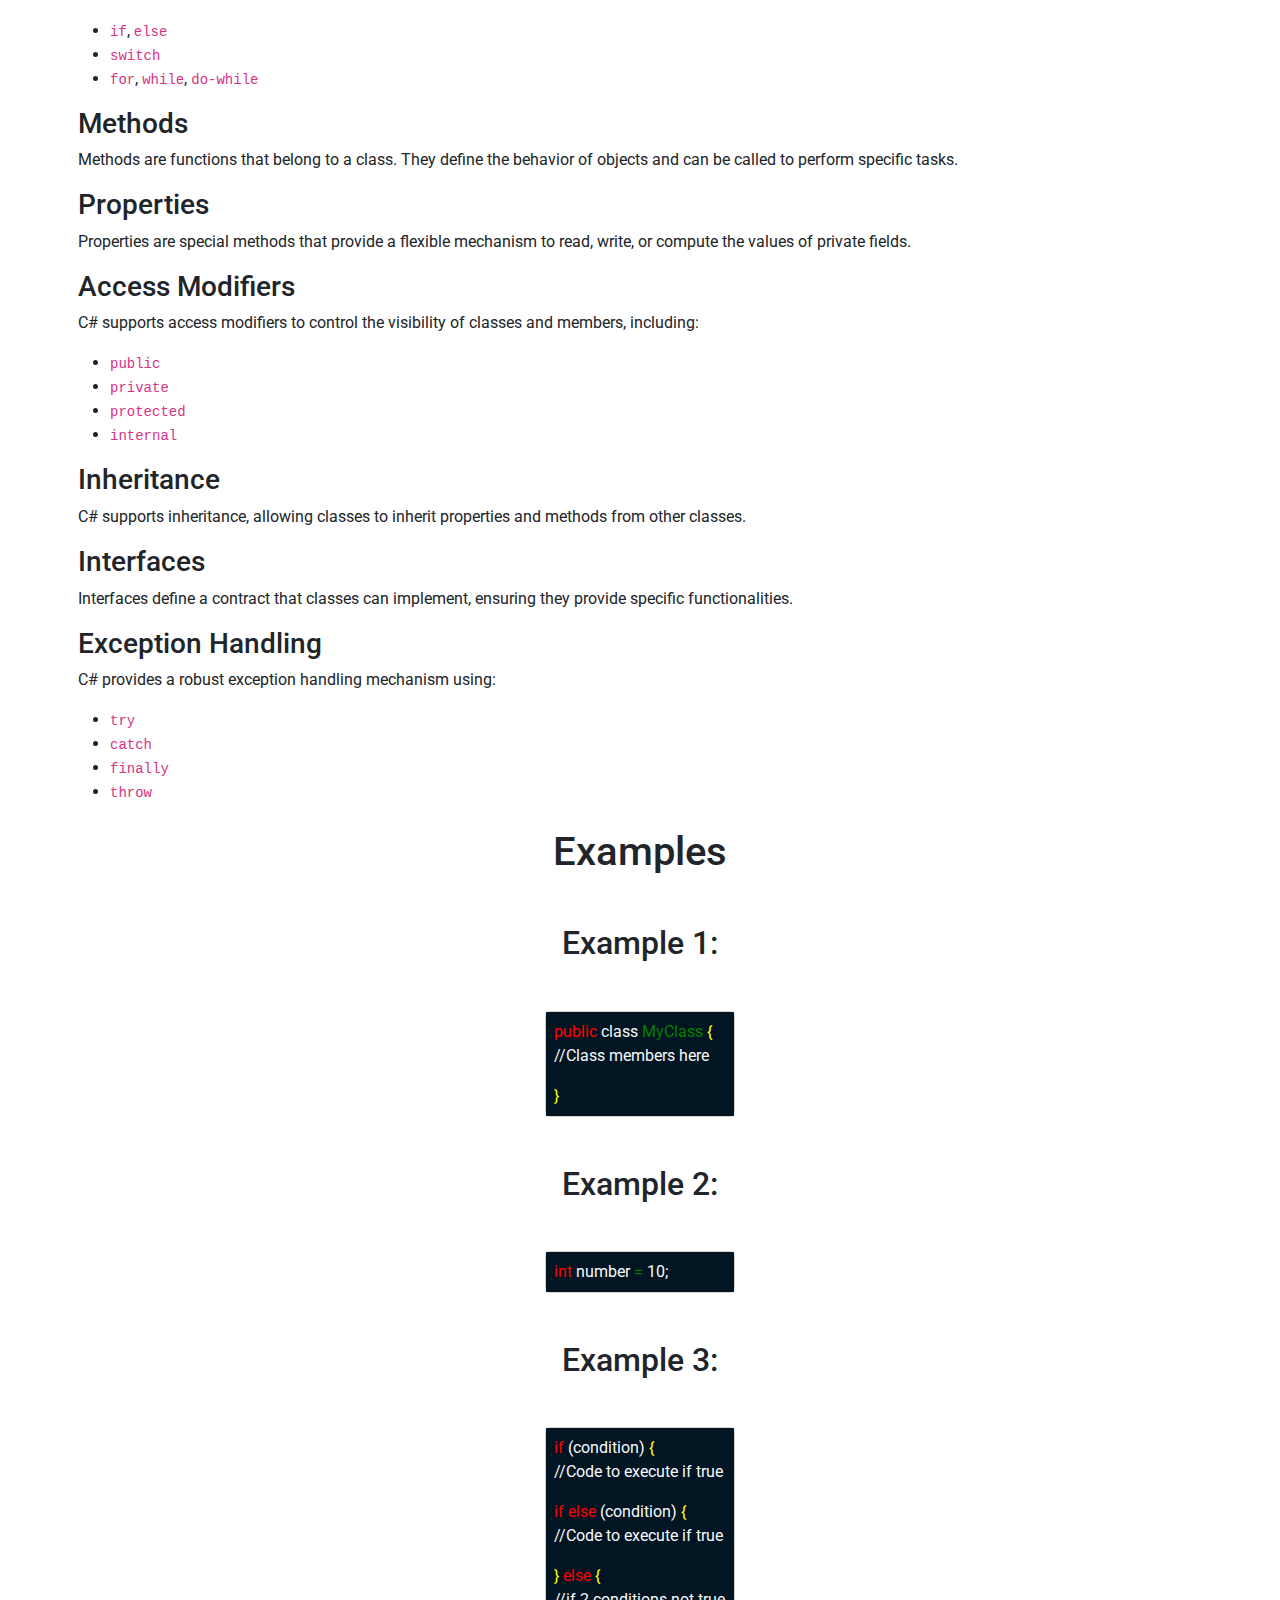
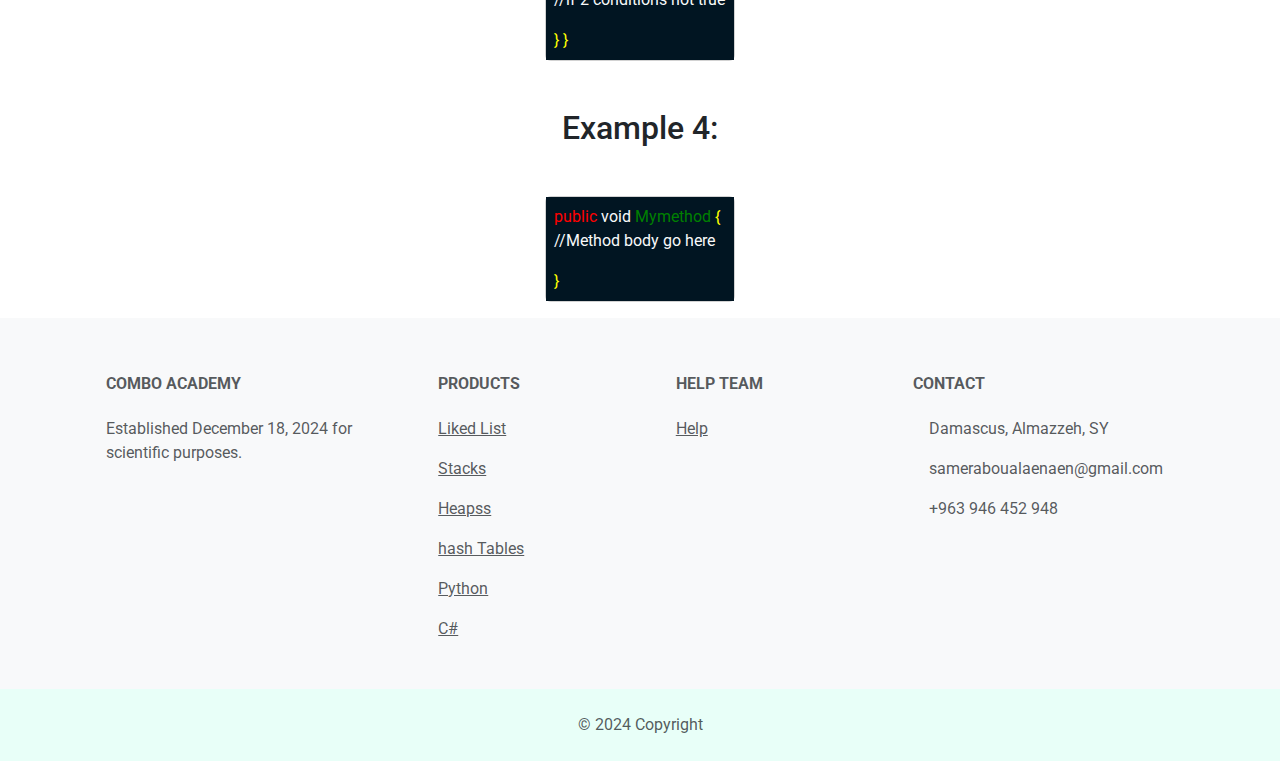
<file: HWS24/courses/csyntax.html>
<!DOCTYPE html>
<html lang="en">
<head>
    <meta charset="UTF-8">
    <meta name="viewport" content="width=device-width, initial-scale=1.0">
    <link rel="stylesheet" href="coursesstyle.css">
    <link href="https://cdn.jsdelivr.net/npm/bootstrap@5.3.3/dist/css/bootstrap.min.css" rel="stylesheet" integrity="sha384-QWTKZyjpPEjISv5WaRU9OFeRpok6YctnYmDr5pNlyT2bRjXh0JMhjY6hW+ALEwIH" crossorigin="anonymous">
    <link rel="preconnect" href="https://fonts.googleapis.com">
    <link rel="preconnect" href="https://fonts.gstatic.com" crossorigin>
    <link href="https://fonts.googleapis.com/css2?family=Cairo:wght@200..1000&family=Roboto:ital,wght@0,100;0,300;0,400;0,500;0,700;0,900;1,100;1,300;1,400;1,500;1,700;1,900&display=swap" rel="stylesheet">
    <link rel="shortcut icon" href="./images/download.png" type="image/x-icon">
    <link
      rel="stylesheet"
      href="https://cdnjs.cloudflare.com/ajax/libs/font-awesome/6.0.0-beta2/css/all.min.css"
      integrity="sha512-YWzhKL2whUzgiheMoBFwW8CKV4qpHQAEuvilg9FAn5VJUDwKZZxkJNuGM4XkWuk94WCrrwslk8yWNGmY1EduTA=="
      crossorigin="anonymous"
      referrerpolicy="no-referrer"
    />
    <title>Combo</title>
<head>

<body>
    <div class="alert alert-warning alert-dismissible fade show" role="alert">
        <strong>BIG OFFER</strong> You should check in on some of those fields below for free😊.
        <button type="button" class="btn-close" data-bs-dismiss="alert" aria-label="Close"></button>
      </div>  
      <div class="nav-container">
        <div class="nav-section-1">
          <div class="logo">
              <div class="fs-2 mb-3">
                <a href="../index.html"><img src="./images/download.png" alt="" style="margin-top: -12px; width: 50px; display: flex; align-content: center; align-items: center;"></a>
                </div>
          </div>
        </div>
          <div class="nav-section-2">
              <div class="links">
                  <li>
                     <a href="#" class="btn border" id="navA1">Home</a>
                     <a href="#explore-courses" class="btn border" id="navA2">Courses</a>
                     <a href="#Teacher" class="btn border" id="navA4">Tutor</a>
                     <a href="#About-section" class="btn border" id="navA3">About</a>
                  </li>
              </div>
          </div>
            <div class="nav-section-3">
              <div class="sign-button">
                  <button  style="background-color: #273239;" class="btn text-light" id="signBtn" data-bs-toggle="modal" data-bs-target="#signInModal">Sign-in</button>
              </div>
              <div class="dark-mode-toggle">
                  <input type="checkbox" class="input" id="dark-mode">
                  <label for="dark-mode" class="label">
                      <div class="circle"></div>
                  </label>
              </div>
          </div>
      </div>
   </nav>

   <div class="nav-checkBoxes">
    <div class="aLinks">
        <div class="dropdown">
        <button class="btn text-dark" id="drop-button">DSA</button>
        <div class="DSA-content" id="dsa-contnet">
        <a href="./linkedlist.html">Linked List</a>
        <a href="./stack.html">Stack</a>
        <a href="./hash.html">Hash table</a>
        <a href="./heaps.html">Heaps</a>
        </div>
        </div>
        <div class="dropdown">
            <button class="btn text-dark" id="drop-button">C#</button>
            <div class="DSA-content">
                <a href="./cintroduction.html">Introduction</a>
                <a href="#">Syntax</a>
                <a href="./cexamples.html">Examples</a>
            </div>
        </div>
        <div class="dropdown">
          <button class="btn text-dark" id="drop-button">PYTHON</button>
          <div class="DSA-content">
              <a href="./python.html">Introduction</a>
              <a href="./pythonsyntax.html">Syntax</a>
              <a href="./pythonexamples.html">Examples</a>
          </div>
      </div>
    </div>
   </div>  
  

   <div class="container mt-3 p-2">
    <h1>C# Syntax</h1>
    <h2>Basic Syntax</h2>
    <p>C# syntax is designed to be readable and easy to understand. Here are some key aspects of C# syntax:</p>
    
    <div class="d-flex justify-content-center">
      <img src="../images/images/96ccc91fd3823829006d95901002a321.jpg" alt="#" style="margin-top: -20px; margin-bottom: -50px; width: 300px;">
    </div>

    <h3>Main Method</h3>
    <p>Every C# application must have a <code>Main</code> method, which serves as the entry point of the program.</p>

    <h3>Namespaces</h3>
    <p>C# uses namespaces to organize code and avoid name conflicts. A namespace is a way to group related classes, interfaces, and other types.</p>

    <h3>Classes and Objects</h3>
    <p>C# is an object-oriented language, so everything revolves around classes and objects. A class defines the structure and behavior of objects.</p>

    <h3>Data Types</h3>
    <p>C# has a rich set of built-in data types, including:</p>
    <ul>
        <li><strong>Numeric Types:</strong> <code>int</code>, <code>float</code>, <code>double</code></li>
        <li><strong>Characters:</strong> <code>char</code></li>
        <li><strong>Boolean:</strong> <code>bool</code></li>
        <li><strong>Strings:</strong> <code>string</code></li>
    </ul>

    <h3>Variables</h3>
    <p>Variables are used to store data. They must be declared with a specific data type.</p>

    <h3>Operators</h3>
    <p>C# supports a wide range of operators, including:</p>
    <ul>
        <li><strong>Arithmetic Operators:</strong> <code>+</code>, <code>-</code>, <code>*</code>, <code>/</code></li>
        <li><strong>Relational Operators:</strong> <code>==</code>, <code>!=</code>, <code>></code>, <code><</code></li>
        <li><strong>Logical Operators:</strong> <code>&&</code>, <code>||</code>, <code>!</code></li>
        <li><strong>Assignment Operators:</strong> <code>=</code>, <code>+=</code>, <code>-=</code></li>
    </ul>

    <h3>Control Structures</h3>
    <p>C# provides various control structures for decision-making and looping, such as:</p>
    <ul>
        <li><code>if</code>, <code>else</code></li>
        <li><code>switch</code></li>
        <li><code>for</code>, <code>while</code>, <code>do-while</code></li>
    </ul>

    <h3>Methods</h3>
    <p>Methods are functions that belong to a class. They define the behavior of objects and can be called to perform specific tasks.</p>

    <h3>Properties</h3>
    <p>Properties are special methods that provide a flexible mechanism to read, write, or compute the values of private fields.</p>

    <h3>Access Modifiers</h3>
    <p>C# supports access modifiers to control the visibility of classes and members, including:</p>
    <ul>
        <li><code>public</code></li>
        <li><code>private</code></li>
        <li><code>protected</code></li>
        <li><code>internal</code></li>
    </ul>

    <h3>Inheritance</h3>
    <p>C# supports inheritance, allowing classes to inherit properties and methods from other classes.</p>

    <h3>Interfaces</h3>
    <p>Interfaces define a contract that classes can implement, ensuring they provide specific functionalities.</p>

    <h3>Exception Handling</h3>
    <p>C# provides a robust exception handling mechanism using:</p>
    <ul>
        <li><code>try</code></li>
        <li><code>catch</code></li>
        <li><code>finally</code></li>
        <li><code>throw</code></li>
    </ul>
  </div>

  <h1 class="mx-auto d-flex justify-content-center mb-5">Examples</h1>
  <h2 class="mx-auto d-flex justify-content-center mb-5">Example 1:</h2>

  <div class="card">
      <div class="tools p-2" style="background: #011522;">
      <div class="card__content text-light" style="background: #011522;">
          <span style="color: red;">public</span> class <span style="color: green;">MyClass</span>
           <span style="color: yellow;">{</span>
           <p>//Class members here</p>
           <span style="color: yellow;">}</span>
      </div>
      </div>
  </div>
  
  <h2 class="mx-auto d-flex justify-content-center m-5">Example 2:</h2>
  
  <div class="card">
      <div class="tools p-2" style="background: #011522;">
      <div class="card__content text-light" style="background: #011522;">
          <span style="color: red;">int</span> number <span style="color: green;">=</span> <span>10;</span>
      </div>
      </div>
  </div>

  <h2 class="mx-auto d-flex justify-content-center m-5">Example 3:</h2>

  <div class="card">
      <div class="tools p-2" style="background: #011522;">
      <div class="card__content text-light" style="background: #011522;">
          <span style="color: red;">if</span> (condition)
           <span style="color: yellow;">{</span>
            <p>//Code to execute if true</p>
            <span style="color: red;">if else</span> (condition)
           <span style="color: yellow;">{</span>
            <p>//Code to execute if true</p>
           <span style="color: yellow;">}</span>
            <span style="color: red;">else</span>
            <span style="color: yellow;">{</span>
            <p>//if 2 conditions not true</p>
           <span style="color: yellow;">}</span>
           <span style="color: yellow;">}</span>
      </div>
      </div>
  </div>

  <h2 class="mx-auto d-flex justify-content-center m-5">Example 4:</h2>

  <div class="card mb-3">
      <div class="tools p-2" style="background: #011522;">
      <div class="card__content text-light" style="background: #011522;">
          <span style="color: red;">public</span> void <span style="color: green;">Mymethod</span>
           <span style="color: yellow;">{</span>
           <p>//Method body go here</p>
           <span style="color: yellow;">}</span>
      </div>
      </div>
  </div>

    <div class="modal" tabindex="-1" id="signInModal">
        <div class="modal-dialog">
          <div class="modal-content">
            <div class="alert alert-danger alert-dismissible fade show" style="display: none;" id="faild-alert" role="alert">
              <strong>Check the information🤔</strong>
              <button type="button" class="btn-close" data-bs-dismiss="alert" aria-label="Close"></button>
            </div> 
            <div class="alert alert-success alert-dismissible fade show" id="success-alert" style="display: none;" role="alert">
              <strong>Succeed sign-in😁</strong>
              <button type="button" class="btn-close" data-bs-dismiss="alert" aria-label="Close" aria-required="true"></button>
            </div>
            <div class="modal-header">
              <h5 class="modal-title">Sign In</h5>
              <button type="button" class="btn-close" data-bs-dismiss="modal" aria-label="Close"></button>
            </div>
            <div class="modal-body d-flex justify-content-center flex-column">
              <label for="name">Name: </label>
              <input type="text" id="name" placeholder="Your name">
              <label for="age">Age: </label>
              <input type="number" id="age" placeholder="19">
              <label for="email">email: </label>
              <input type="email" id="email" placeholder="..@gmail.com">
            </div>
            <div class="modal-footer">
              <button type="button" class="btn btn-secondary" data-bs-dismiss="modal">Close</button>
              <button type="button" class="btn btn-primary" onclick="getInfo()">Submit</button>
            </div>
          </div>
        </div>
      </div>

    <!--Buttons  -->
    <div class="arrow">
     <a href="#" id="scrollButton" class="btn btn-info btn-floating btn-lg" style="position: fixed; bottom: 20px; right: 20px; border-radius: 50%; display: block;">
       <svg xmlns="http://www.w3.org/2000/svg" width="16" height="16" fill="currentColor" class="bi bi-arrow-up" viewBox="0 0 16 16">
         <path fill-rule="evenodd" d="M8 15a.5.5 0 0 0 .5-.5V2.707l3.146 3.147a.5.5 0 0 0 .708-.708l-4-4a.5.5 0 0 0-.708 0l-4 4a.5.5 0 1 0 .708.708L7.5 2.707V14.5a.5.5 0 0 0 .5.5"/>
       </svg>
     </a>
     </div>
     
    <!--Footer -->
    <footer class="text-center text-lg-start bg-body-tertiary text-muted" id="footer">
        <section class="p-2">
            <div class="container text-center text-md-start mt-5">
                <div class="row mt-3">
                    <div class="col-md-3 col-lg-4 col-xl-3 mx-auto mb-4">
                        <h6 class="text-uppercase fw-bold mb-4">Combo academy</h6>
                        <p>Established December 18, 2024 for scientific purposes.</p>
                    </div>
                    <div class="col-md-2 col-lg-2 col-xl-2 mx-auto mb-4">
                        <h6 class="text-uppercase fw-bold mb-4">Products</h6>
                        <p><a href="./courses/linkedlist.html" class="text-reset">Liked List</a></p>
                        <p><a href="./courses/stack.html" class="text-reset">Stacks</a></p>
                        <p><a href="./courses/heaps.html" class="text-reset">Heapss</a></p>
                        <p><a href="./courses/hash.html" class="text-reset">hash Tables</a></p>
                        <p><a href="./courses/python.html" class="text-reset">Python</a></p>
                        <p><a href="./courses/cintroduction.html" class="text-reset">C#</a></p>
                    </div>
                    <div class="col-md-3 col-lg-2 col-xl-2 mx-auto mb-4">
                        <h6 class="text-uppercase fw-bold mb-4">Help Team</h6>
                        <p><a href="./help.html" class="text-reset">Help</a></p>
                    </div>
                    <div class="col-md-4 col-lg-3 col-xl-3 mx-auto mb-md-0 mb-4">
                        <h6 class="text-uppercase fw-bold mb-4">Contact</h6>
                        <p><i class="fas fa-home me-3"></i>Damascus, Almazzeh, SY</p>
                        <p><i class="fas fa-envelope me-3"></i> sameraboualaenaen@gmail.com</p>
                        <p><i class="fas fa-phone me-3"></i>+963 946 452 948</p>
                    </div>
                </div>
            </div>
        </section>
      <div class="text-center p-4 copyright" style="background-color: rgba(232,255,248,255);">
        © 2024 Copyright
      </div>
        </footer>

    <script src="../main.js" defer></script>
    <script src="https://cdn.jsdelivr.net/npm/bootstrap@5.3.3/dist/js/bootstrap.bundle.min.js" integrity="sha384-YvpcrYf0tY3lHB60NNkmXc5s9fDVZLESaAA55NDzOxhy9GkcIdslK1eN7N6jIeHz" crossorigin="anonymous"></script>
</body>
</html>
</file>
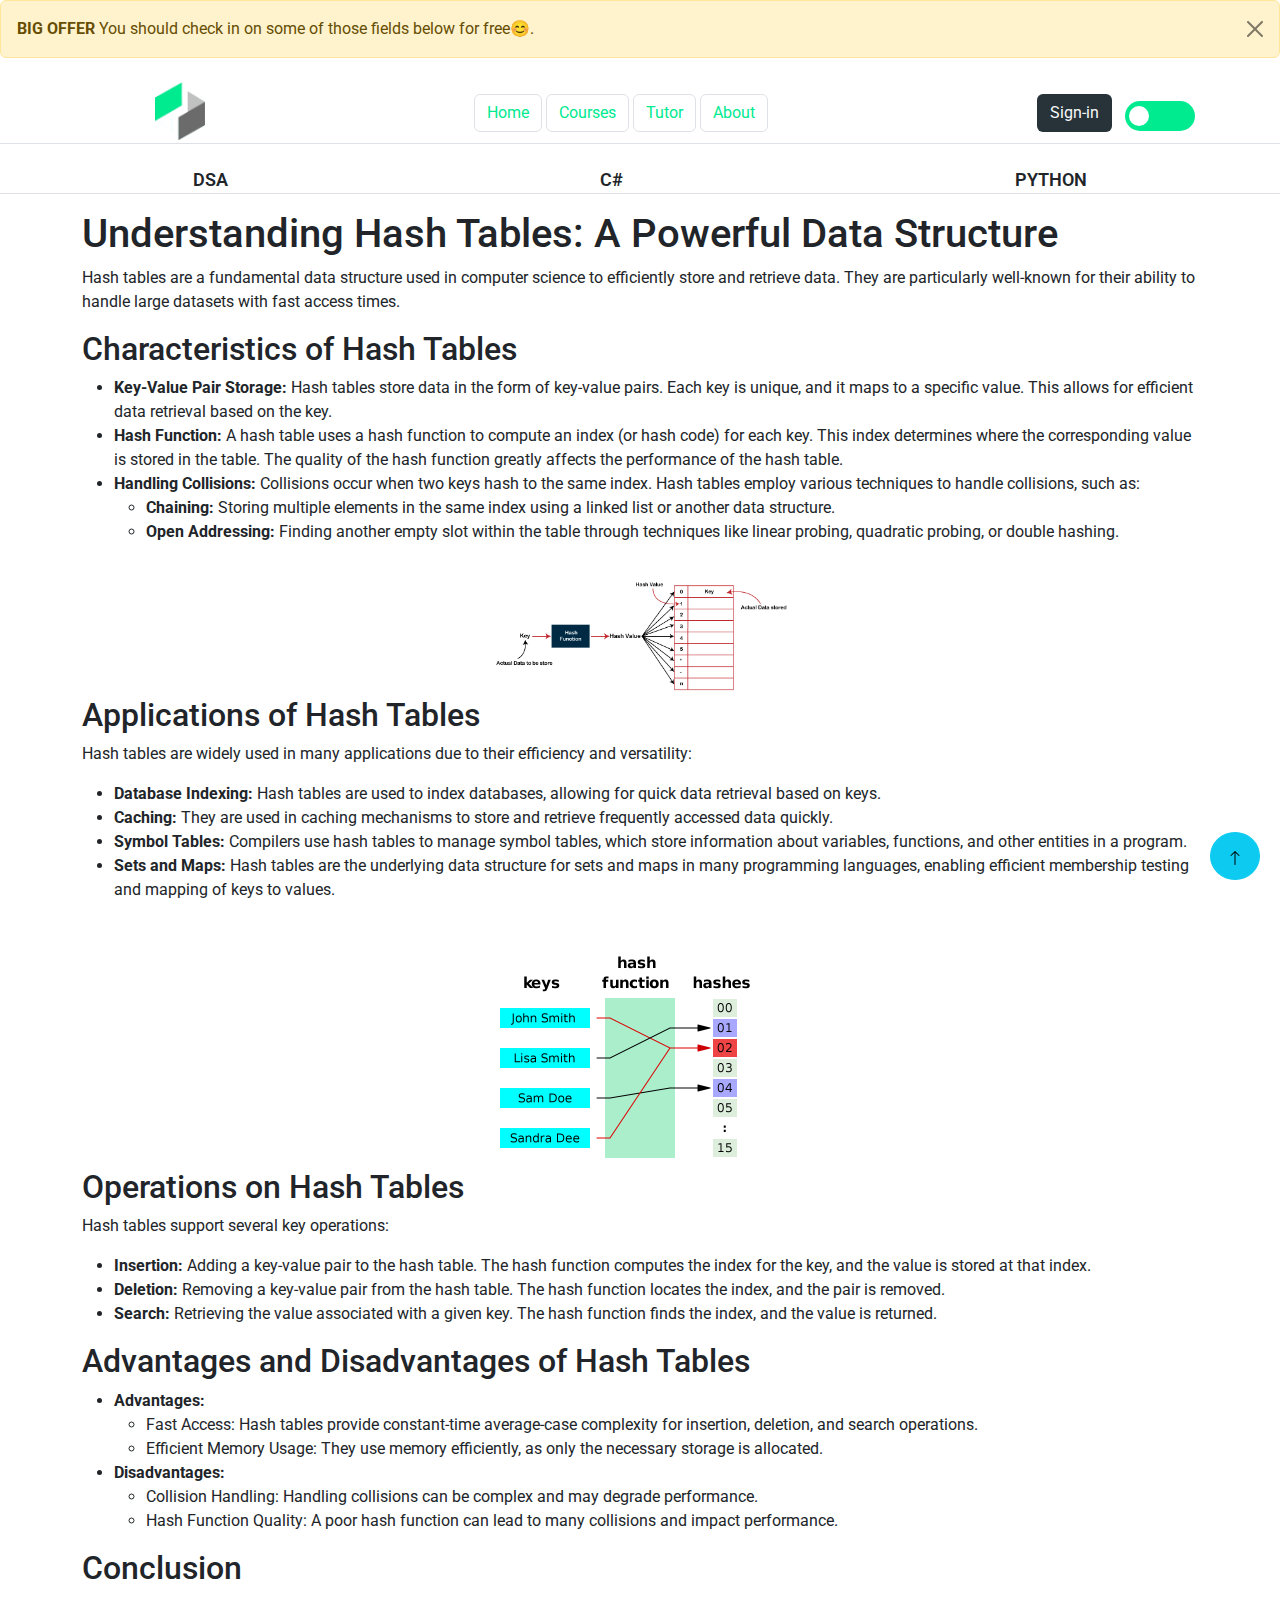
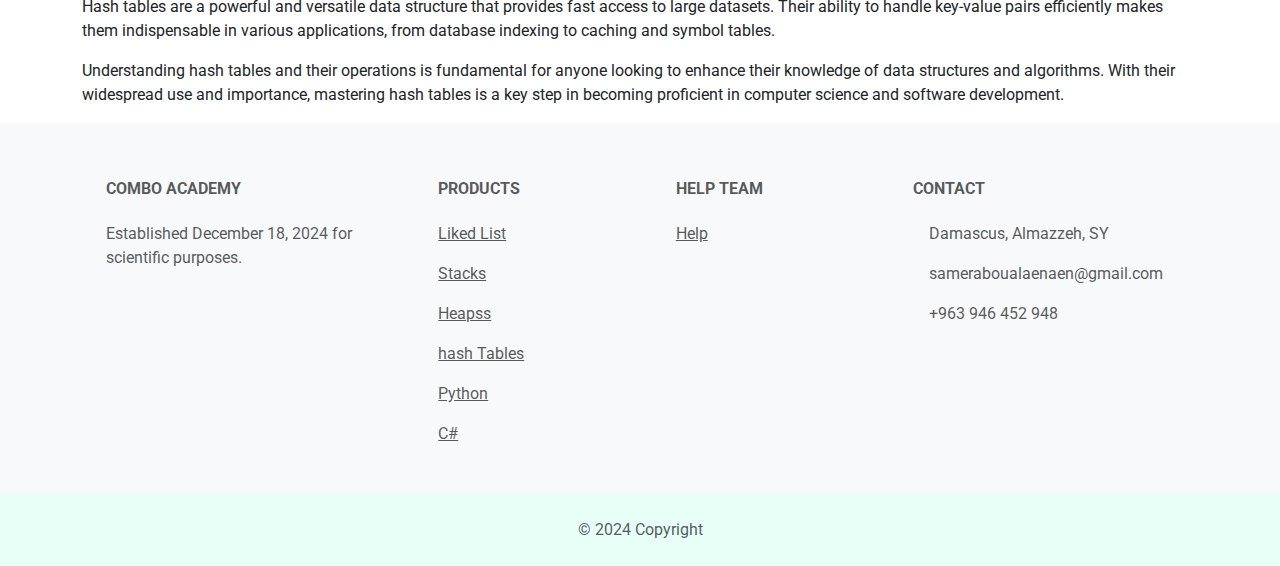
<file: HWS24/courses/hash.html>
<!DOCTYPE html>
<html lang="en">
<head>
    <meta charset="UTF-8">
    <meta name="viewport" content="width=device-width, initial-scale=1.0">
    <link rel="stylesheet" href="coursesstyle.css">
    <link href="https://cdn.jsdelivr.net/npm/bootstrap@5.3.3/dist/css/bootstrap.min.css" rel="stylesheet" integrity="sha384-QWTKZyjpPEjISv5WaRU9OFeRpok6YctnYmDr5pNlyT2bRjXh0JMhjY6hW+ALEwIH" crossorigin="anonymous">
    <link rel="preconnect" href="https://fonts.googleapis.com">
    <link rel="preconnect" href="https://fonts.gstatic.com" crossorigin>
    <link href="https://fonts.googleapis.com/css2?family=Cairo:wght@200..1000&family=Roboto:ital,wght@0,100;0,300;0,400;0,500;0,700;0,900;1,100;1,300;1,400;1,500;1,700;1,900&display=swap" rel="stylesheet">
    <link rel="shortcut icon" href="./images/download.png" type="image/x-icon">
    <link
      rel="stylesheet"
      href="https://cdnjs.cloudflare.com/ajax/libs/font-awesome/6.0.0-beta2/css/all.min.css"
      integrity="sha512-YWzhKL2whUzgiheMoBFwW8CKV4qpHQAEuvilg9FAn5VJUDwKZZxkJNuGM4XkWuk94WCrrwslk8yWNGmY1EduTA=="
      crossorigin="anonymous"
      referrerpolicy="no-referrer"
    />
    <title>Combo</title>
<head>

<body>
    <div class="alert alert-warning alert-dismissible fade show" role="alert">
        <strong>BIG OFFER</strong> You should check in on some of those fields below for free😊.
        <button type="button" class="btn-close" data-bs-dismiss="alert" aria-label="Close"></button>
      </div>  
      <div class="nav-container">
        <div class="nav-section-1">
          <div class="logo">
              <div class="fs-2 mb-3">
                <a href="../index.html"><img src="./images/download.png" alt="" style="margin-top: -12px; width: 50px; display: flex; align-content: center; align-items: center;"></a>
                </div>
          </div>
        </div>
          <div class="nav-section-2">
              <div class="links">
                  <li>
                     <a href="#" class="btn border" id="navA1">Home</a>
                     <a href="#explore-courses" class="btn border" id="navA2">Courses</a>
                     <a href="#Teacher" class="btn border" id="navA4">Tutor</a>
                     <a href="#About-section" class="btn border" id="navA3">About</a>
                  </li>
              </div>
          </div>
            <div class="nav-section-3">
              <div class="sign-button">
                  <button  style="background-color: #273239;" class="btn text-light" id="signBtn" data-bs-toggle="modal" data-bs-target="#signInModal">Sign-in</button>
              </div>
              <div class="dark-mode-toggle">
                  <input type="checkbox" class="input" id="dark-mode">
                  <label for="dark-mode" class="label">
                      <div class="circle"></div>
                  </label>
              </div>
          </div>
      </div>
   </nav>

   <div class="nav-checkBoxes">
    <div class="aLinks">
        <div class="dropdown">
        <button class="btn text-dark" id="drop-button">DSA</button>
        <div class="DSA-content" id="dsa-contnet">
        <a href="./linkedlist.html">Linked List</a>
        <a href="./stack.html">Stack</a>
        <a href="#">Hash table</a>
        <a href="./heaps.html">Heaps</a>
        </div>
        </div>
        <div class="dropdown">
            <button class="btn text-dark" id="drop-button">C#</button>
            <div class="DSA-content">
                <a href="./cintroduction.html">Introduction</a>
                <a href="./csyntax.html">Syntax</a>
                <a href="./cexamples.html">Examples</a>
            </div>
        </div>
        <div class="dropdown">
          <button class="btn text-dark" id="drop-button">PYTHON</button>
          <div class="DSA-content">
              <a href="./python.html">Introduction</a>
              <a href="./pythonsyntax.html">Syntax</a>
              <a href="./pythonexamples.html">Examples</a>
          </div>
      </div>
    </div>
   </div>

   <div class="container mt-3">
    <h1>Understanding Hash Tables: A Powerful Data Structure</h1>

    <p>Hash tables are a fundamental data structure used in computer science to efficiently store and retrieve data. They are particularly well-known for their ability to handle large datasets with fast access times.</p>
    
    <h2>Characteristics of Hash Tables</h2>
    <ul>
        <li><strong>Key-Value Pair Storage:</strong> Hash tables store data in the form of key-value pairs. Each key is unique, and it maps to a specific value. This allows for efficient data retrieval based on the key.</li>
        <li><strong>Hash Function:</strong> A hash table uses a hash function to compute an index (or hash code) for each key. This index determines where the corresponding value is stored in the table. The quality of the hash function greatly affects the performance of the hash table.</li>
        <li><strong>Handling Collisions:</strong> Collisions occur when two keys hash to the same index. Hash tables employ various techniques to handle collisions, such as:</li>
        <ul>
            <li><strong>Chaining:</strong> Storing multiple elements in the same index using a linked list or another data structure.</li>
            <li><strong>Open Addressing:</strong> Finding another empty slot within the table through techniques like linear probing, quadratic probing, or double hashing.</li>
        </ul>
    </ul>
    
    <div class="d-flex justify-content-center">
      <img src="../images/images/hash-table.png" alt="linked list" style="margin-top: 20px; width: 300px;">
    </div>

    <h2>Applications of Hash Tables</h2>
    <p>Hash tables are widely used in many applications due to their efficiency and versatility:</p>
    <ul>
        <li><strong>Database Indexing:</strong> Hash tables are used to index databases, allowing for quick data retrieval based on keys.</li>
        <li><strong>Caching:</strong> They are used in caching mechanisms to store and retrieve frequently accessed data quickly.</li>
        <li><strong>Symbol Tables:</strong> Compilers use hash tables to manage symbol tables, which store information about variables, functions, and other entities in a program.</li>
        <li><strong>Sets and Maps:</strong> Hash tables are the underlying data structure for sets and maps in many programming languages, enabling efficient membership testing and mapping of keys to values.</li>
    </ul>

    <div class="d-flex justify-content-center">
      <img src="../images/images/hash-table (1).png" alt="linked list" style="margin-top: 20px; width: 300px;">
    </div>
    
    
    <h2>Operations on Hash Tables</h2>
    <p>Hash tables support several key operations:</p>
    <ul>
        <li><strong>Insertion:</strong> Adding a key-value pair to the hash table. The hash function computes the index for the key, and the value is stored at that index.</li>
        <li><strong>Deletion:</strong> Removing a key-value pair from the hash table. The hash function locates the index, and the pair is removed.</li>
        <li><strong>Search:</strong> Retrieving the value associated with a given key. The hash function finds the index, and the value is returned.</li>
    </ul>
    
    <h2>Advantages and Disadvantages of Hash Tables</h2>
    <ul>
        <li><strong>Advantages:</strong></li>
        <ul>
            <li>Fast Access: Hash tables provide constant-time average-case complexity for insertion, deletion, and search operations.</li>
            <li>Efficient Memory Usage: They use memory efficiently, as only the necessary storage is allocated.</li>
        </ul>
        <li><strong>Disadvantages:</strong></li>
        <ul>
            <li>Collision Handling: Handling collisions can be complex and may degrade performance.</li>
            <li>Hash Function Quality: A poor hash function can lead to many collisions and impact performance.</li>
        </ul>
    </ul>
    
    <h2>Conclusion</h2>
    <p>Hash tables are a powerful and versatile data structure that provides fast access to large datasets. Their ability to handle key-value pairs efficiently makes them indispensable in various applications, from database indexing to caching and symbol tables.</p>
    
    <p>Understanding hash tables and their operations is fundamental for anyone looking to enhance their knowledge of data structures and algorithms. With their widespread use and importance, mastering hash tables is a key step in becoming proficient in computer science and software development.</p>
    
  </div> 

    <div class="modal" tabindex="-1" id="signInModal">
        <div class="modal-dialog">
          <div class="modal-content">
            <div class="alert alert-danger alert-dismissible fade show" style="display: none;" id="faild-alert" role="alert">
              <strong>Check the information🤔</strong>
              <button type="button" class="btn-close" data-bs-dismiss="alert" aria-label="Close"></button>
            </div> 
            <div class="alert alert-success alert-dismissible fade show" id="success-alert" style="display: none;" role="alert">
              <strong>Succeed sign-in😁</strong>
              <button type="button" class="btn-close" data-bs-dismiss="alert" aria-label="Close" aria-required="true"></button>
            </div>
            <div class="modal-header">
              <h5 class="modal-title">Sign In</h5>
              <button type="button" class="btn-close" data-bs-dismiss="modal" aria-label="Close"></button>
            </div>
            <div class="modal-body d-flex justify-content-center flex-column">
              <label for="name">Name: </label>
              <input type="text" id="name" placeholder="Your name">
              <label for="age">Age: </label>
              <input type="number" id="age" placeholder="19">
              <label for="email">email: </label>
              <input type="email" id="email" placeholder="..@gmail.com">
            </div>
            <div class="modal-footer">
              <button type="button" class="btn btn-secondary" data-bs-dismiss="modal">Close</button>
              <button type="button" class="btn btn-primary" onclick="getInfo()">Submit</button>
            </div>
          </div>
        </div>
      </div>

    <!--Buttons  -->
    <div class="arrow">
     <a href="#" id="scrollButton" class="btn btn-info btn-floating btn-lg" style="position: fixed; bottom: 20px; right: 20px; border-radius: 50%; display: block;">
       <svg xmlns="http://www.w3.org/2000/svg" width="16" height="16" fill="currentColor" class="bi bi-arrow-up" viewBox="0 0 16 16">
         <path fill-rule="evenodd" d="M8 15a.5.5 0 0 0 .5-.5V2.707l3.146 3.147a.5.5 0 0 0 .708-.708l-4-4a.5.5 0 0 0-.708 0l-4 4a.5.5 0 1 0 .708.708L7.5 2.707V14.5a.5.5 0 0 0 .5.5"/>
       </svg>
     </a>
     </div>
     
    <!--Footer -->
    <footer class="text-center text-lg-start bg-body-tertiary text-muted" id="footer">
        <section class="p-2">
            <div class="container text-center text-md-start mt-5">
                <div class="row mt-3">
                    <div class="col-md-3 col-lg-4 col-xl-3 mx-auto mb-4">
                        <h6 class="text-uppercase fw-bold mb-4">Combo academy</h6>
                        <p>Established December 18, 2024 for scientific purposes.</p>
                    </div>
                    <div class="col-md-2 col-lg-2 col-xl-2 mx-auto mb-4">
                        <h6 class="text-uppercase fw-bold mb-4">Products</h6>
                        <p><a href="./courses/linkedlist.html" class="text-reset">Liked List</a></p>
                        <p><a href="./courses/stack.html" class="text-reset">Stacks</a></p>
                        <p><a href="./courses/heaps.html" class="text-reset">Heapss</a></p>
                        <p><a href="./courses/hash.html" class="text-reset">hash Tables</a></p>
                        <p><a href="./courses/python.html" class="text-reset">Python</a></p>
                        <p><a href="./courses/cintroduction.html" class="text-reset">C#</a></p>
                    </div>
                    <div class="col-md-3 col-lg-2 col-xl-2 mx-auto mb-4">
                        <h6 class="text-uppercase fw-bold mb-4">Help Team</h6>
                        <p><a href="./help.html" class="text-reset">Help</a></p>
                    </div>
                    <div class="col-md-4 col-lg-3 col-xl-3 mx-auto mb-md-0 mb-4">
                        <h6 class="text-uppercase fw-bold mb-4">Contact</h6>
                        <p><i class="fas fa-home me-3"></i>Damascus, Almazzeh, SY</p>
                        <p><i class="fas fa-envelope me-3"></i> sameraboualaenaen@gmail.com</p>
                        <p><i class="fas fa-phone me-3"></i>+963 946 452 948</p>
                    </div>
                </div>
            </div>
        </section>
      <div class="text-center p-4 copyright" style="background-color: rgba(232,255,248,255);">
        © 2024 Copyright
      </div>
        </footer>

    <script src="../main.js" defer></script>
    <script src="https://cdn.jsdelivr.net/npm/bootstrap@5.3.3/dist/js/bootstrap.bundle.min.js" integrity="sha384-YvpcrYf0tY3lHB60NNkmXc5s9fDVZLESaAA55NDzOxhy9GkcIdslK1eN7N6jIeHz" crossorigin="anonymous"></script>
</body>
</html>
</file>
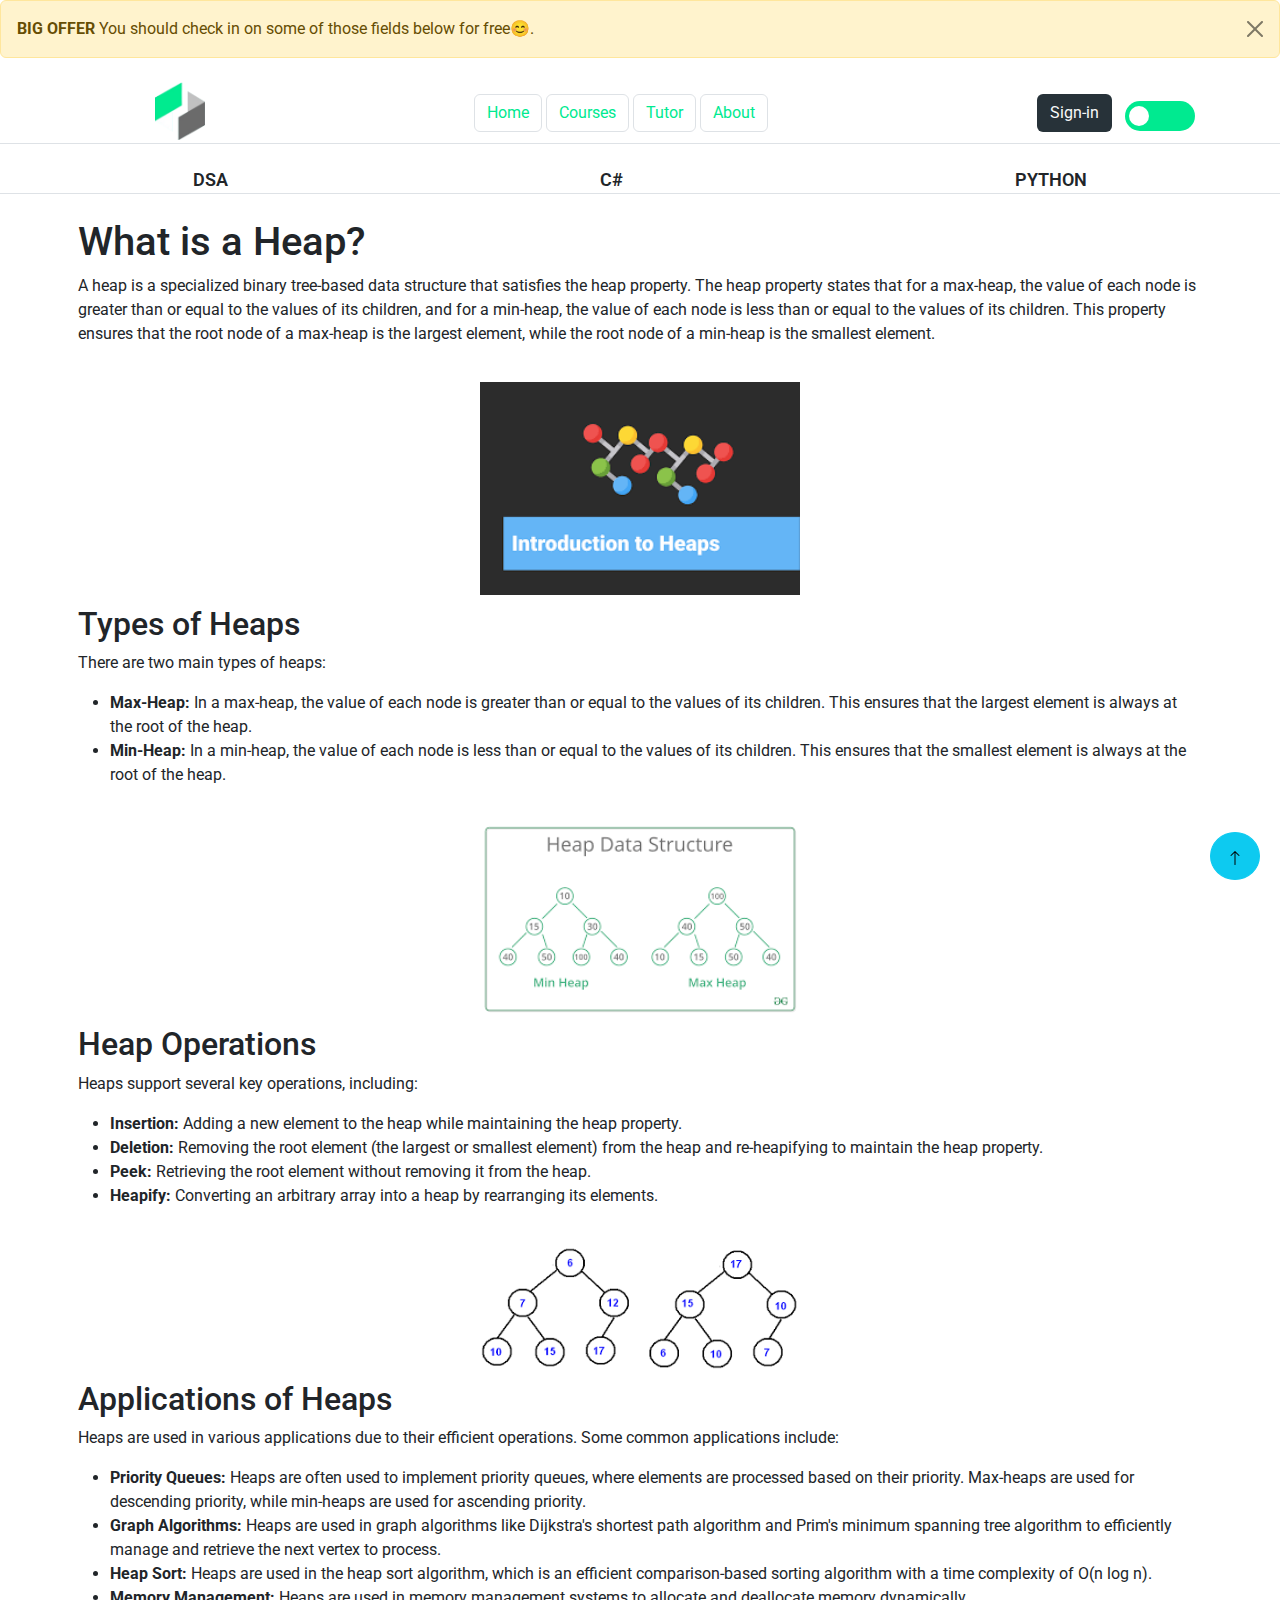
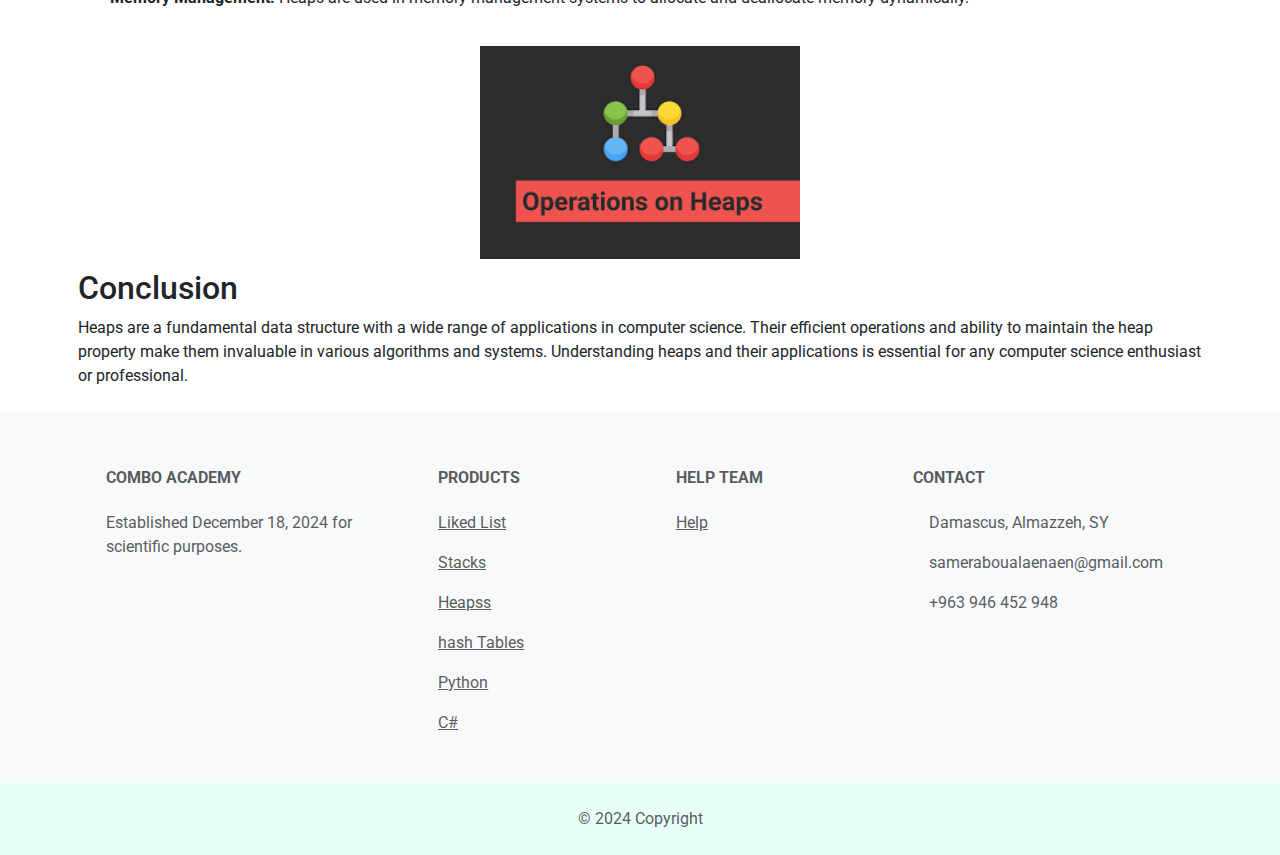
<file: HWS24/courses/heaps.html>
<!DOCTYPE html>
<html lang="en">
<head>
    <meta charset="UTF-8">
    <meta name="viewport" content="width=device-width, initial-scale=1.0">
    <link rel="stylesheet" href="coursesstyle.css">
    <link href="https://cdn.jsdelivr.net/npm/bootstrap@5.3.3/dist/css/bootstrap.min.css" rel="stylesheet" integrity="sha384-QWTKZyjpPEjISv5WaRU9OFeRpok6YctnYmDr5pNlyT2bRjXh0JMhjY6hW+ALEwIH" crossorigin="anonymous">
    <link rel="preconnect" href="https://fonts.googleapis.com">
    <link rel="preconnect" href="https://fonts.gstatic.com" crossorigin>
    <link href="https://fonts.googleapis.com/css2?family=Cairo:wght@200..1000&family=Roboto:ital,wght@0,100;0,300;0,400;0,500;0,700;0,900;1,100;1,300;1,400;1,500;1,700;1,900&display=swap" rel="stylesheet">
    <link rel="shortcut icon" href="./images/download.png" type="image/x-icon">
    <link
      rel="stylesheet"
      href="https://cdnjs.cloudflare.com/ajax/libs/font-awesome/6.0.0-beta2/css/all.min.css"
      integrity="sha512-YWzhKL2whUzgiheMoBFwW8CKV4qpHQAEuvilg9FAn5VJUDwKZZxkJNuGM4XkWuk94WCrrwslk8yWNGmY1EduTA=="
      crossorigin="anonymous"
      referrerpolicy="no-referrer"
    />
    <title>Combo</title>
<head>

<body>
    <div class="alert alert-warning alert-dismissible fade show" role="alert">
        <strong>BIG OFFER</strong> You should check in on some of those fields below for free😊.
        <button type="button" class="btn-close" data-bs-dismiss="alert" aria-label="Close"></button>
      </div>  
      <div class="nav-container">
        <div class="nav-section-1">
          <div class="logo">
              <div class="fs-2 mb-3">
                <a href="../index.html"><img src="./images/download.png" alt="" style="margin-top: -12px; width: 50px; display: flex; align-content: center; align-items: center;"></a>
                </div>
          </div>
        </div>
          <div class="nav-section-2">
              <div class="links">
                  <li>
                     <a href="#" class="btn border" id="navA1">Home</a>
                     <a href="#explore-courses" class="btn border" id="navA2">Courses</a>
                     <a href="#Teacher" class="btn border" id="navA4">Tutor</a>
                     <a href="#About-section" class="btn border" id="navA3">About</a>
                  </li>
              </div>
          </div>
            <div class="nav-section-3">
              <div class="sign-button">
                  <button  style="background-color: #273239;" class="btn text-light" id="signBtn" data-bs-toggle="modal" data-bs-target="#signInModal">Sign-in</button>
              </div>
              <div class="dark-mode-toggle">
                  <input type="checkbox" class="input" id="dark-mode">
                  <label for="dark-mode" class="label">
                      <div class="circle"></div>
                  </label>
              </div>
          </div>
      </div>
   </nav>

   <div class="nav-checkBoxes">
    <div class="aLinks">
        <div class="dropdown">
        <button class="btn text-dark" id="drop-button">DSA</button>
        <div class="DSA-content" id="dsa-contnet">
        <a href="./linkedlist.html">Linked List</a>
        <a href="./stack.html">Stack</a>
        <a href="./hash.html">Hash table</a>
        <a href="#">Heaps</a>
        </div>
        </div>
        <div class="dropdown">
          <button class="btn text-dark" id="drop-button">C#</button>
          <div class="DSA-content">
              <a href="./cintroduction.html">Introduction</a>
              <a href="./csyntax.html">Syntax</a>
              <a href="./cexamples.html">Examples</a>
          </div>
      </div>
      <div class="dropdown">
        <button class="btn text-dark" id="drop-button">PYTHON</button>
        <div class="DSA-content">
            <a href="./python.html">Introduction</a>
            <a href="./pythonsyntax.html">Syntax</a>
            <a href="./pythonexamples.html">Examples</a>
        </div>
    </div>
    </div>
   </div>  

   <div class="container mt-3 p-2">
    <h1>What is a Heap?</h1>
    <p>A heap is a specialized binary tree-based data structure that satisfies the heap property. The heap property states that for a max-heap, the value of each node is greater than or equal to the values of its children, and for a min-heap, the value of each node is less than or equal to the values of its children. This property ensures that the root node of a max-heap is the largest element, while the root node of a min-heap is the smallest element.</p>

    <div class="d-flex justify-content-center">
        <img src="../images/images/heapinto.png" alt="Heap Structure" style="margin-top: 20px; margin-bottom: 10px; width: 320px;">
    </div>

    <h2>Types of Heaps</h2>
    <p>There are two main types of heaps:</p>
    <ul>
        <li><strong>Max-Heap:</strong> In a max-heap, the value of each node is greater than or equal to the values of its children. This ensures that the largest element is always at the root of the heap.</li>
        <li><strong>Min-Heap:</strong> In a min-heap, the value of each node is less than or equal to the values of its children. This ensures that the smallest element is always at the root of the heap.</li>
    </ul>

    <div class="d-flex justify-content-center">
        <img src="../images/images/max-min heap.png" alt="Max-Heap and Min-Heap" style="margin-top: 20px; margin-bottom: 10px; width: 320px;">
    </div>

    <h2>Heap Operations</h2>
    <p>Heaps support several key operations, including:</p>
    <ul>
        <li><strong>Insertion:</strong> Adding a new element to the heap while maintaining the heap property.</li>
        <li><strong>Deletion:</strong> Removing the root element (the largest or smallest element) from the heap and re-heapifying to maintain the heap property.</li>
        <li><strong>Peek:</strong> Retrieving the root element without removing it from the heap.</li>
        <li><strong>Heapify:</strong> Converting an arbitrary array into a heap by rearranging its elements.</li>
    </ul>

    <div class="d-flex justify-content-center">
        <img src="../images/images/heap.png" alt="Heap Operations" style="margin-top: 20px; margin-bottom: 10px; width: 320px;">
    </div>

    <h2>Applications of Heaps</h2>
    <p>Heaps are used in various applications due to their efficient operations. Some common applications include:</p>
    <ul>
        <li><strong>Priority Queues:</strong> Heaps are often used to implement priority queues, where elements are processed based on their priority. Max-heaps are used for descending priority, while min-heaps are used for ascending priority.</li>
        <li><strong>Graph Algorithms:</strong> Heaps are used in graph algorithms like Dijkstra's shortest path algorithm and Prim's minimum spanning tree algorithm to efficiently manage and retrieve the next vertex to process.</li>
        <li><strong>Heap Sort:</strong> Heaps are used in the heap sort algorithm, which is an efficient comparison-based sorting algorithm with a time complexity of O(n log n).</li>
        <li><strong>Memory Management:</strong> Heaps are used in memory management systems to allocate and deallocate memory dynamically.</li>
    </ul>

    <div class="d-flex justify-content-center">
        <img src="../images/images/operations on heaps.png" alt="Heap Applications" style="margin-top: 20px; margin-bottom: 10px; width: 320px;">
    </div>

    <h2>Conclusion</h2>
    <p>Heaps are a fundamental data structure with a wide range of applications in computer science. Their efficient operations and ability to maintain the heap property make them invaluable in various algorithms and systems. Understanding heaps and their applications is essential for any computer science enthusiast or professional.</p>
</div>
    <div class="modal" tabindex="-1" id="signInModal">
        <div class="modal-dialog">
          <div class="modal-content">
            <div class="alert alert-danger alert-dismissible fade show" style="display: none;" id="faild-alert" role="alert">
              <strong>Check the information🤔</strong>
              <button type="button" class="btn-close" data-bs-dismiss="alert" aria-label="Close"></button>
            </div> 
            <div class="alert alert-success alert-dismissible fade show" id="success-alert" style="display: none;" role="alert">
              <strong>Succeed sign-in😁</strong>
              <button type="button" class="btn-close" data-bs-dismiss="alert" aria-label="Close" aria-required="true"></button>
            </div>
            <div class="modal-header">
              <h5 class="modal-title">Sign In</h5>
              <button type="button" class="btn-close" data-bs-dismiss="modal" aria-label="Close"></button>
            </div>
            <div class="modal-body d-flex justify-content-center flex-column">
              <label for="name">Name: </label>
              <input type="text" id="name" placeholder="Your name">
              <label for="age">Age: </label>
              <input type="number" id="age" placeholder="19">
              <label for="email">email: </label>
              <input type="email" id="email" placeholder="..@gmail.com">
            </div>
            <div class="modal-footer">
              <button type="button" class="btn btn-secondary" data-bs-dismiss="modal">Close</button>
              <button type="button" class="btn btn-primary" onclick="getInfo()">Submit</button>
            </div>
          </div>
        </div>
      </div>

    <!--Buttons  -->
    <div class="arrow">
     <a href="#" id="scrollButton" class="btn btn-info btn-floating btn-lg" style="position: fixed; bottom: 20px; right: 20px; border-radius: 50%; display: block;">
       <svg xmlns="http://www.w3.org/2000/svg" width="16" height="16" fill="currentColor" class="bi bi-arrow-up" viewBox="0 0 16 16">
         <path fill-rule="evenodd" d="M8 15a.5.5 0 0 0 .5-.5V2.707l3.146 3.147a.5.5 0 0 0 .708-.708l-4-4a.5.5 0 0 0-.708 0l-4 4a.5.5 0 1 0 .708.708L7.5 2.707V14.5a.5.5 0 0 0 .5.5"/>
       </svg>
     </a>
     </div>
     
    <!--Footer -->
    <footer class="text-center text-lg-start bg-body-tertiary text-muted" id="footer">
        <section class="p-2">
            <div class="container text-center text-md-start mt-5">
                <div class="row mt-3">
                    <div class="col-md-3 col-lg-4 col-xl-3 mx-auto mb-4">
                        <h6 class="text-uppercase fw-bold mb-4">Combo academy</h6>
                        <p>Established December 18, 2024 for scientific purposes.</p>
                    </div>
                    <div class="col-md-2 col-lg-2 col-xl-2 mx-auto mb-4">
                        <h6 class="text-uppercase fw-bold mb-4">Products</h6>
                        <p><a href="./courses/linkedlist.html" class="text-reset">Liked List</a></p>
                        <p><a href="./courses/stack.html" class="text-reset">Stacks</a></p>
                        <p><a href="./courses/heaps.html" class="text-reset">Heapss</a></p>
                        <p><a href="./courses/hash.html" class="text-reset">hash Tables</a></p>
                        <p><a href="./courses/python.html" class="text-reset">Python</a></p>
                        <p><a href="./courses/cintroduction.html" class="text-reset">C#</a></p>
                    </div>
                    <div class="col-md-3 col-lg-2 col-xl-2 mx-auto mb-4">
                        <h6 class="text-uppercase fw-bold mb-4">Help Team</h6>
                        <p><a href="./help.html" class="text-reset">Help</a></p>
                    </div>
                    <div class="col-md-4 col-lg-3 col-xl-3 mx-auto mb-md-0 mb-4">
                        <h6 class="text-uppercase fw-bold mb-4">Contact</h6>
                        <p><i class="fas fa-home me-3"></i>Damascus, Almazzeh, SY</p>
                        <p><i class="fas fa-envelope me-3"></i> sameraboualaenaen@gmail.com</p>
                        <p><i class="fas fa-phone me-3"></i>+963 946 452 948</p>
                    </div>
                </div>
            </div>
        </section>
      <div class="text-center p-4 copyright" style="background-color: rgba(232,255,248,255);">
        © 2024 Copyright
      </div>
        </footer>

    <script src="../main.js" defer></script>
    <script src="https://cdn.jsdelivr.net/npm/bootstrap@5.3.3/dist/js/bootstrap.bundle.min.js" integrity="sha384-YvpcrYf0tY3lHB60NNkmXc5s9fDVZLESaAA55NDzOxhy9GkcIdslK1eN7N6jIeHz" crossorigin="anonymous"></script>
</body>
</html>
</file>
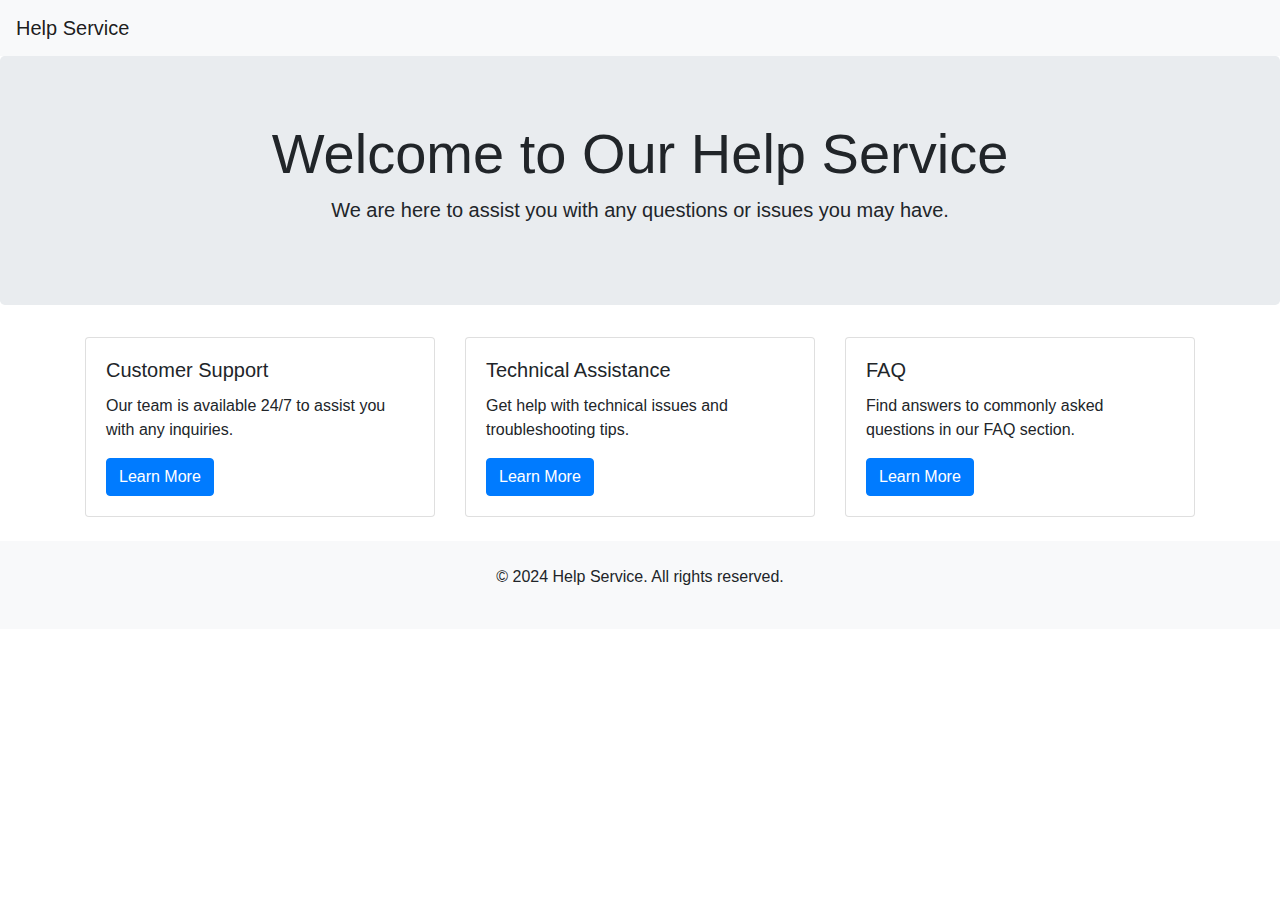
<file: HWS24/courses/help.html>
<!DOCTYPE html>
<html lang="en">
<head>
    <meta charset="UTF-8">
    <meta name="viewport" content="width=device-width, initial-scale=1.0">
    <title>Help Service Page</title>
    <!-- Bootstrap CSS -->
    <link href="https://maxcdn.bootstrapcdn.com/bootstrap/4.5.2/css/bootstrap.min.css" rel="stylesheet">
</head>
<body>
    <!-- Navigation Bar -->
    <nav class="navbar navbar-expand-lg navbar-light bg-light">
        <a class="navbar-brand" href="#">Help Service</a>
    </nav>

    <!-- Hero Section -->
    <div class="jumbotron text-center">
        <h1 class="display-4">Welcome to Our Help Service</h1>
        <p class="lead">We are here to assist you with any questions or issues you may have.</p>
    </div>

    <!-- Services Section -->
    <div class="container">
        <div class="row">
            <div class="col-md-4">
                <div class="card mb-4">
                    <div class="card-body">
                        <h5 class="card-title">Customer Support</h5>
                        <p class="card-text">Our team is available 24/7 to assist you with any inquiries.</p>
                        <a href="#" class="btn btn-primary">Learn More</a>
                    </div>
                </div>
            </div>
            <div class="col-md-4">
                <div class="card mb-4">
                    <div class="card-body">
                        <h5 class="card-title">Technical Assistance</h5>
                        <p class="card-text">Get help with technical issues and troubleshooting tips.</p>
                        <a href="#" class="btn btn-primary">Learn More</a>
                    </div>
                </div>
            </div>
            <div class="col-md-4">
                <div class="card mb-4">
                    <div class="card-body">
                        <h5 class="card-title">FAQ</h5>
                        <p class="card-text">Find answers to commonly asked questions in our FAQ section.</p>
                        <a href="#" class="btn btn-primary">Learn More</a>
                    </div>
                </div>
            </div>
        </div>
    </div>

    <!-- Footer -->
    <footer class="bg-light text-center py-4">
        <p>&copy; 2024 Help Service. All rights reserved.</p>
    </footer>

    <!-- Bootstrap JS and dependencies -->
    <script src="https://code.jquery.com/jquery-3.5.1.slim.min.js"></script>
    <script src="https://cdn.jsdelivr.net/npm/@popperjs/core@2.5.4/dist/umd/popper.min.js"></script>
    <script src="https://maxcdn.bootstrapcdn.com/bootstrap/4.5.2/js/bootstrap.min.js"></script>
</body>
</html>
</file>
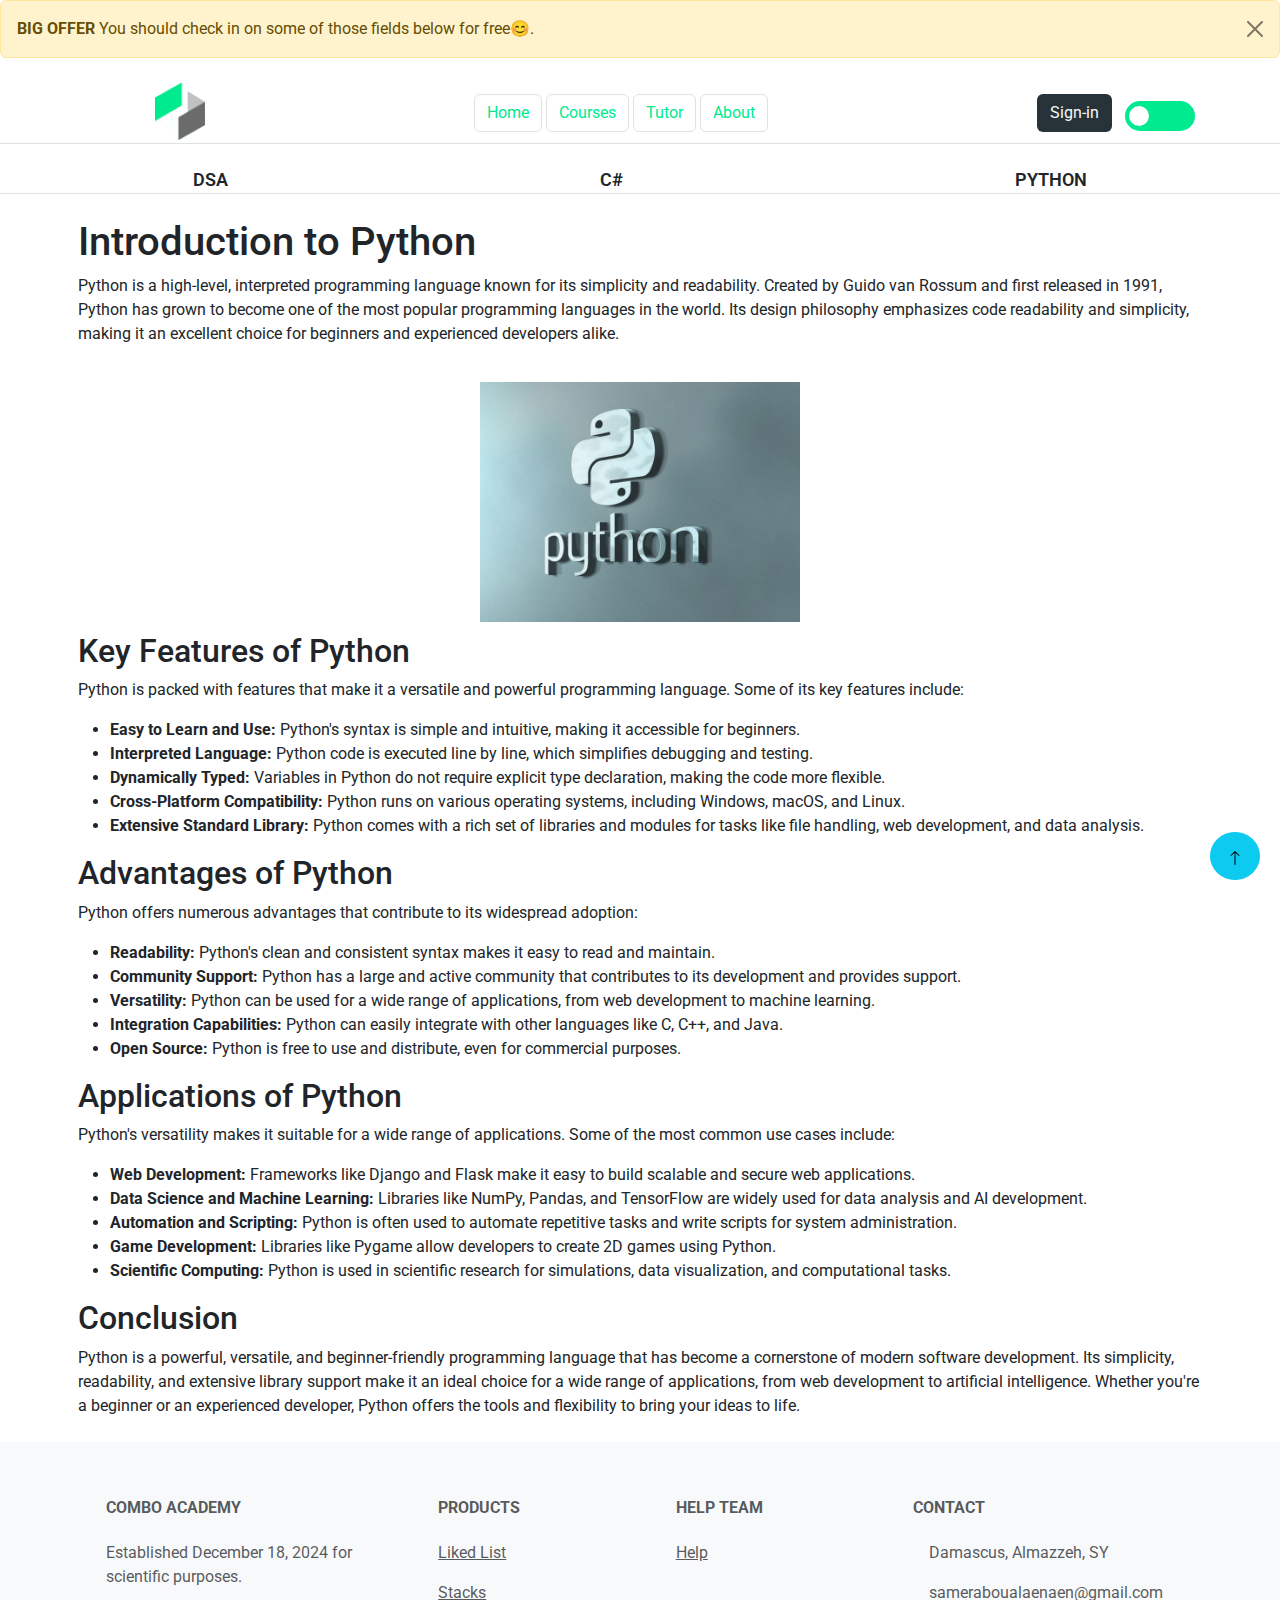
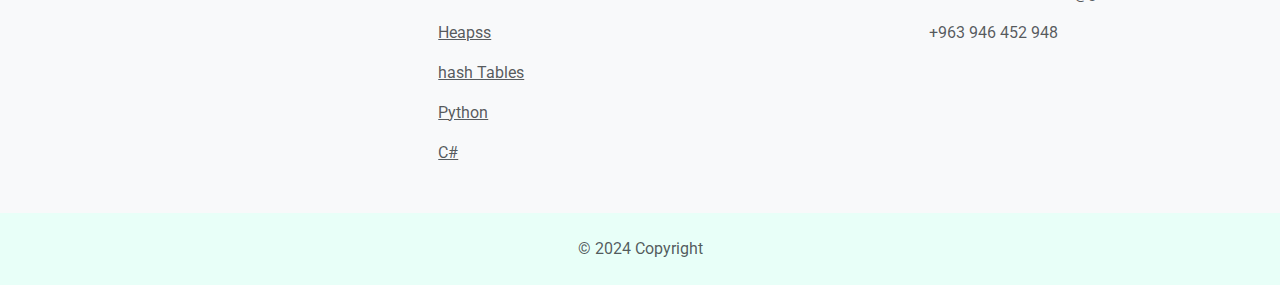
<file: HWS24/courses/python.html>
<!DOCTYPE html>
<html lang="en">
<head>
    <meta charset="UTF-8">
    <meta name="viewport" content="width=device-width, initial-scale=1.0">
    <link rel="stylesheet" href="coursesstyle.css">
    <link href="https://cdn.jsdelivr.net/npm/bootstrap@5.3.3/dist/css/bootstrap.min.css" rel="stylesheet" integrity="sha384-QWTKZyjpPEjISv5WaRU9OFeRpok6YctnYmDr5pNlyT2bRjXh0JMhjY6hW+ALEwIH" crossorigin="anonymous">
    <link rel="preconnect" href="https://fonts.googleapis.com">
    <link rel="preconnect" href="https://fonts.gstatic.com" crossorigin>
    <link href="https://fonts.googleapis.com/css2?family=Cairo:wght@200..1000&family=Roboto:ital,wght@0,100;0,300;0,400;0,500;0,700;0,900;1,100;1,300;1,400;1,500;1,700;1,900&display=swap" rel="stylesheet">
    <link rel="shortcut icon" href="./images/download.png" type="image/x-icon">
    <link
      rel="stylesheet"
      href="https://cdnjs.cloudflare.com/ajax/libs/font-awesome/6.0.0-beta2/css/all.min.css"
      integrity="sha512-YWzhKL2whUzgiheMoBFwW8CKV4qpHQAEuvilg9FAn5VJUDwKZZxkJNuGM4XkWuk94WCrrwslk8yWNGmY1EduTA=="
      crossorigin="anonymous"
      referrerpolicy="no-referrer"
    />
    <title>Combo</title>
<head>

<body>
    <div class="alert alert-warning alert-dismissible fade show" role="alert">
        <strong>BIG OFFER</strong> You should check in on some of those fields below for free😊.
        <button type="button" class="btn-close" data-bs-dismiss="alert" aria-label="Close"></button>
      </div>  
      <div class="nav-container">
        <div class="nav-section-1">
          <div class="logo">
              <div class="fs-2 mb-3">
                <a href="../index.html"><img src="./images/download.png" alt="" style="margin-top: -12px; width: 50px; display: flex; align-content: center; align-items: center;"></a>
                </div>
          </div>
        </div>
          <div class="nav-section-2">
              <div class="links">
                  <li>
                     <a href="#" class="btn border" id="navA1">Home</a>
                     <a href="#explore-courses" class="btn border" id="navA2">Courses</a>
                     <a href="#Teacher" class="btn border" id="navA4">Tutor</a>
                     <a href="#About-section" class="btn border" id="navA3">About</a>
                  </li>
              </div>
          </div>
            <div class="nav-section-3">
              <div class="sign-button">
                  <button  style="background-color: #273239;" class="btn text-light" id="signBtn" data-bs-toggle="modal" data-bs-target="#signInModal">Sign-in</button>
              </div>
              <div class="dark-mode-toggle">
                  <input type="checkbox" class="input" id="dark-mode">
                  <label for="dark-mode" class="label">
                      <div class="circle"></div>
                  </label>
              </div>
          </div>
      </div>
   </nav>

   <div class="nav-checkBoxes">
    <div class="aLinks">
        <div class="dropdown">
        <button class="btn text-dark" id="drop-button">DSA</button>
        <div class="DSA-content" id="dsa-contnet">
        <a href="./linkedlist.html">Linked List</a>
        <a href="./stack.html">Stack</a>
        <a href="./hash.html">Hash table</a>
        <a href="./heaps.html">Heaps</a>
        </div>
        </div>
        <div class="dropdown">
            <button class="btn text-dark" id="drop-button">C#</button>
            <div class="DSA-content">
                <a href="./cintroduction.html">Introduction</a>
                <a href="./csyntax.html">Syntax</a>
                <a href="./cintroduction.html">Examples</a>
            </div>
        </div>
        <div class="dropdown">
            <button class="btn text-dark" id="drop-button">PYTHON</button>
            <div class="DSA-content">
                <a href="#">Introduction</a>
                <a href="./pythonsyntax.html">Syntax</a>
                <a href="./pythonexamples.html">Examples</a>
            </div>
        </div>
    </div>
   </div>  

   <div class="container mt-3 p-2">
    <h1>Introduction to Python</h1>
    <p>Python is a high-level, interpreted programming language known for its simplicity and readability. Created by Guido van Rossum and first released in 1991, Python has grown to become one of the most popular programming languages in the world. Its design philosophy emphasizes code readability and simplicity, making it an excellent choice for beginners and experienced developers alike.</p>

    <div class="d-flex justify-content-center">
        <img src="../images/images/c9e1865fc12448afb7f25a355dd7169b.jpg" alt="Python Introduction" style="margin-top: 20px; margin-bottom: 10px; width: 320px;">
    </div>

    <h2>Key Features of Python</h2>
    <p>Python is packed with features that make it a versatile and powerful programming language. Some of its key features include:</p>
    <ul>
        <li><strong>Easy to Learn and Use:</strong> Python's syntax is simple and intuitive, making it accessible for beginners.</li>
        <li><strong>Interpreted Language:</strong> Python code is executed line by line, which simplifies debugging and testing.</li>
        <li><strong>Dynamically Typed:</strong> Variables in Python do not require explicit type declaration, making the code more flexible.</li>
        <li><strong>Cross-Platform Compatibility:</strong> Python runs on various operating systems, including Windows, macOS, and Linux.</li>
        <li><strong>Extensive Standard Library:</strong> Python comes with a rich set of libraries and modules for tasks like file handling, web development, and data analysis.</li>
    </ul>

    <h2>Advantages of Python</h2>
    <p>Python offers numerous advantages that contribute to its widespread adoption:</p>
    <ul>
        <li><strong>Readability:</strong> Python's clean and consistent syntax makes it easy to read and maintain.</li>
        <li><strong>Community Support:</strong> Python has a large and active community that contributes to its development and provides support.</li>
        <li><strong>Versatility:</strong> Python can be used for a wide range of applications, from web development to machine learning.</li>
        <li><strong>Integration Capabilities:</strong> Python can easily integrate with other languages like C, C++, and Java.</li>
        <li><strong>Open Source:</strong> Python is free to use and distribute, even for commercial purposes.</li>
    </ul>

    <h2>Applications of Python</h2>
    <p>Python's versatility makes it suitable for a wide range of applications. Some of the most common use cases include:</p>
    <ul>
        <li><strong>Web Development:</strong> Frameworks like Django and Flask make it easy to build scalable and secure web applications.</li>
        <li><strong>Data Science and Machine Learning:</strong> Libraries like NumPy, Pandas, and TensorFlow are widely used for data analysis and AI development.</li>
        <li><strong>Automation and Scripting:</strong> Python is often used to automate repetitive tasks and write scripts for system administration.</li>
        <li><strong>Game Development:</strong> Libraries like Pygame allow developers to create 2D games using Python.</li>
        <li><strong>Scientific Computing:</strong> Python is used in scientific research for simulations, data visualization, and computational tasks.</li>
    </ul>

    <h2>Conclusion</h2>
    <p>Python is a powerful, versatile, and beginner-friendly programming language that has become a cornerstone of modern software development. Its simplicity, readability, and extensive library support make it an ideal choice for a wide range of applications, from web development to artificial intelligence. Whether you're a beginner or an experienced developer, Python offers the tools and flexibility to bring your ideas to life.</p>
  </div>

    <div class="modal" tabindex="-1" id="signInModal">
        <div class="modal-dialog">
          <div class="modal-content">
            <div class="alert alert-danger alert-dismissible fade show" style="display: none;" id="faild-alert" role="alert">
              <strong>Check the information🤔</strong>
              <button type="button" class="btn-close" data-bs-dismiss="alert" aria-label="Close"></button>
            </div> 
            <div class="alert alert-success alert-dismissible fade show" id="success-alert" style="display: none;" role="alert">
              <strong>Succeed sign-in😁</strong>
              <button type="button" class="btn-close" data-bs-dismiss="alert" aria-label="Close" aria-required="true"></button>
            </div>
            <div class="modal-header">
              <h5 class="modal-title">Sign In</h5>
              <button type="button" class="btn-close" data-bs-dismiss="modal" aria-label="Close"></button>
            </div>
            <div class="modal-body d-flex justify-content-center flex-column">
              <label for="name">Name: </label>
              <input type="text" id="name" placeholder="Your name">
              <label for="age">Age: </label>
              <input type="number" id="age" placeholder="19">
              <label for="email">email: </label>
              <input type="email" id="email" placeholder="..@gmail.com">
            </div>
            <div class="modal-footer">
              <button type="button" class="btn btn-secondary" data-bs-dismiss="modal">Close</button>
              <button type="button" class="btn btn-primary" onclick="getInfo()">Submit</button>
            </div>
          </div>
        </div>
      </div>

    <!--Buttons  -->
    <div class="arrow">
     <a href="#" id="scrollButton" class="btn btn-info btn-floating btn-lg" style="position: fixed; bottom: 20px; right: 20px; border-radius: 50%; display: block;">
       <svg xmlns="http://www.w3.org/2000/svg" width="16" height="16" fill="currentColor" class="bi bi-arrow-up" viewBox="0 0 16 16">
         <path fill-rule="evenodd" d="M8 15a.5.5 0 0 0 .5-.5V2.707l3.146 3.147a.5.5 0 0 0 .708-.708l-4-4a.5.5 0 0 0-.708 0l-4 4a.5.5 0 1 0 .708.708L7.5 2.707V14.5a.5.5 0 0 0 .5.5"/>
       </svg>
     </a>
     </div>
     
    <!--Footer -->
    <footer class="text-center text-lg-start bg-body-tertiary text-muted" id="footer">
        <section class="p-2">
            <div class="container text-center text-md-start mt-5">
                <div class="row mt-3">
                    <div class="col-md-3 col-lg-4 col-xl-3 mx-auto mb-4">
                        <h6 class="text-uppercase fw-bold mb-4">Combo academy</h6>
                        <p>Established December 18, 2024 for scientific purposes.</p>
                    </div>
                    <div class="col-md-2 col-lg-2 col-xl-2 mx-auto mb-4">
                        <h6 class="text-uppercase fw-bold mb-4">Products</h6>
                        <p><a href="./courses/linkedlist.html" class="text-reset">Liked List</a></p>
                        <p><a href="./courses/stack.html" class="text-reset">Stacks</a></p>
                        <p><a href="./courses/heaps.html" class="text-reset">Heapss</a></p>
                        <p><a href="./courses/hash.html" class="text-reset">hash Tables</a></p>
                        <p><a href="./courses/python.html" class="text-reset">Python</a></p>
                        <p><a href="./courses/cintroduction.html" class="text-reset">C#</a></p>
                    </div>
                    <div class="col-md-3 col-lg-2 col-xl-2 mx-auto mb-4">
                        <h6 class="text-uppercase fw-bold mb-4">Help Team</h6>
                        <p><a href="./help.html" class="text-reset">Help</a></p>
                    </div>
                    <div class="col-md-4 col-lg-3 col-xl-3 mx-auto mb-md-0 mb-4">
                        <h6 class="text-uppercase fw-bold mb-4">Contact</h6>
                        <p><i class="fas fa-home me-3"></i>Damascus, Almazzeh, SY</p>
                        <p><i class="fas fa-envelope me-3"></i> sameraboualaenaen@gmail.com</p>
                        <p><i class="fas fa-phone me-3"></i>+963 946 452 948</p>
                    </div>
                </div>
            </div>
        </section>
      <div class="text-center p-4 copyright" style="background-color: rgba(232,255,248,255);">
        © 2024 Copyright
      </div>
        </footer>

    <script src="../main.js" defer></script>
    <script src="https://cdn.jsdelivr.net/npm/bootstrap@5.3.3/dist/js/bootstrap.bundle.min.js" integrity="sha384-YvpcrYf0tY3lHB60NNkmXc5s9fDVZLESaAA55NDzOxhy9GkcIdslK1eN7N6jIeHz" crossorigin="anonymous"></script>
</body>
</html>
</file>
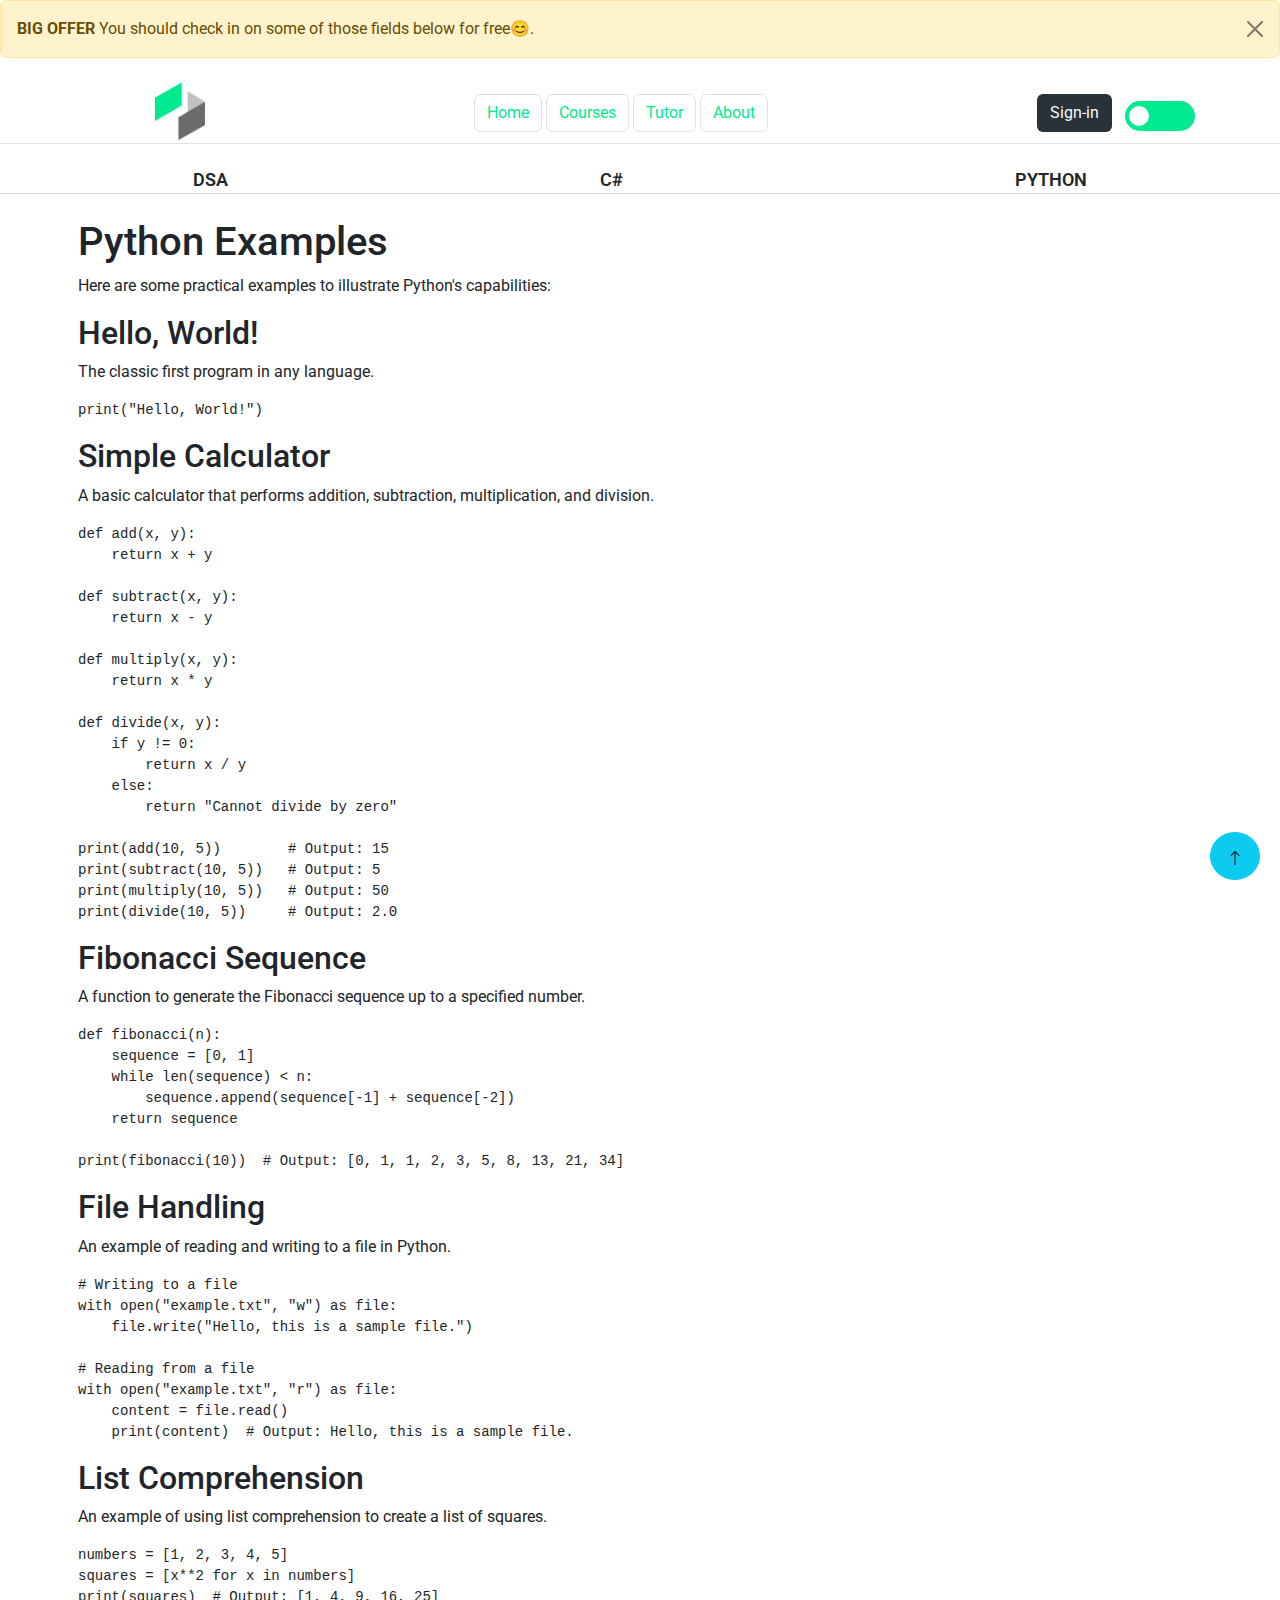
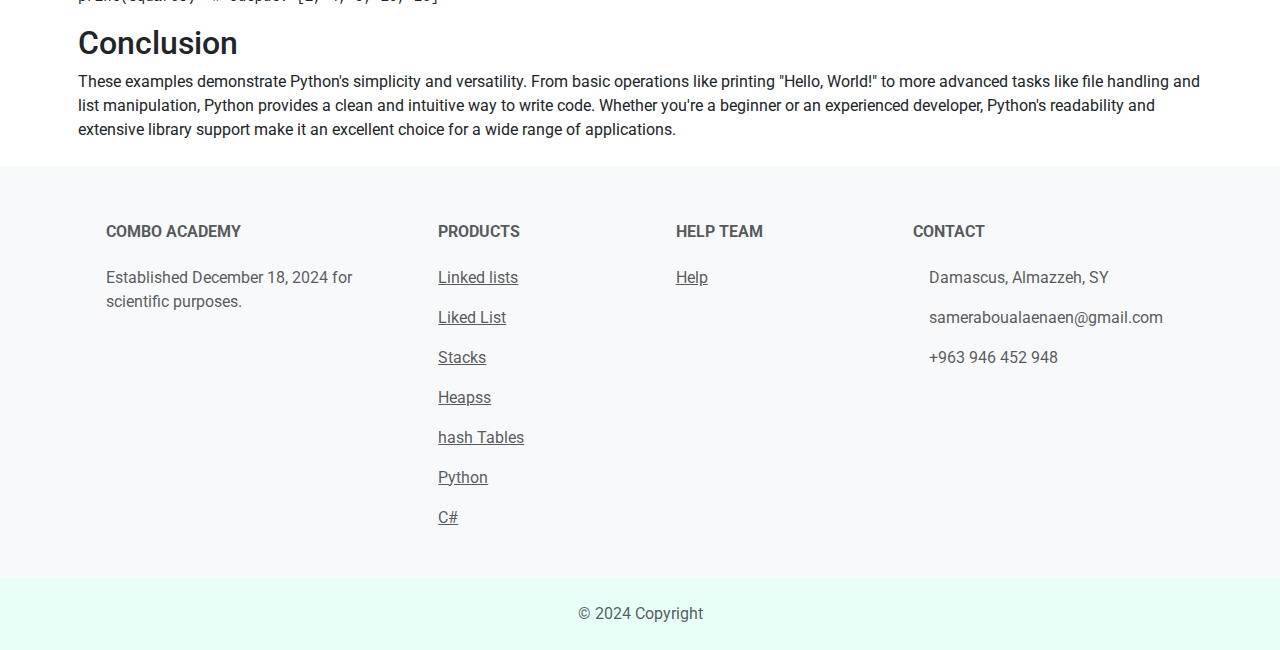
<file: HWS24/courses/pythonexamples.html>
<!DOCTYPE html>
<html lang="en">
<head>
    <meta charset="UTF-8">
    <meta name="viewport" content="width=device-width, initial-scale=1.0">
    <link rel="stylesheet" href="coursesstyle.css">
    <link href="https://cdn.jsdelivr.net/npm/bootstrap@5.3.3/dist/css/bootstrap.min.css" rel="stylesheet" integrity="sha384-QWTKZyjpPEjISv5WaRU9OFeRpok6YctnYmDr5pNlyT2bRjXh0JMhjY6hW+ALEwIH" crossorigin="anonymous">
    <link rel="preconnect" href="https://fonts.googleapis.com">
    <link rel="preconnect" href="https://fonts.gstatic.com" crossorigin>
    <link href="https://fonts.googleapis.com/css2?family=Cairo:wght@200..1000&family=Roboto:ital,wght@0,100;0,300;0,400;0,500;0,700;0,900;1,100;1,300;1,400;1,500;1,700;1,900&display=swap" rel="stylesheet">
    <link rel="shortcut icon" href="./images/download.png" type="image/x-icon">
    <link
      rel="stylesheet"
      href="https://cdnjs.cloudflare.com/ajax/libs/font-awesome/6.0.0-beta2/css/all.min.css"
      integrity="sha512-YWzhKL2whUzgiheMoBFwW8CKV4qpHQAEuvilg9FAn5VJUDwKZZxkJNuGM4XkWuk94WCrrwslk8yWNGmY1EduTA=="
      crossorigin="anonymous"
      referrerpolicy="no-referrer"
    />
    <title>Combo</title>
<head>

<body>
    <div class="alert alert-warning alert-dismissible fade show" role="alert">
        <strong>BIG OFFER</strong> You should check in on some of those fields below for free😊.
        <button type="button" class="btn-close" data-bs-dismiss="alert" aria-label="Close"></button>
      </div>  
      <div class="nav-container">
        <div class="nav-section-1">
          <div class="logo">
              <div class="fs-2 mb-3">
                <a href="../index.html"><img src="./images/download.png" alt="" style="margin-top: -12px; width: 50px; display: flex; align-content: center; align-items: center;"></a>
                </div>
          </div>
        </div>
          <div class="nav-section-2">
              <div class="links">
                  <li>
                     <a href="#" class="btn border" id="navA1">Home</a>
                     <a href="#explore-courses" class="btn border" id="navA2">Courses</a>
                     <a href="#Teacher" class="btn border" id="navA4">Tutor</a>
                     <a href="#About-section" class="btn border" id="navA3">About</a>
                  </li>
              </div>
          </div>
            <div class="nav-section-3">
              <div class="sign-button">
                  <button  style="background-color: #273239;" class="btn text-light" id="signBtn" data-bs-toggle="modal" data-bs-target="#signInModal">Sign-in</button>
              </div>
              <div class="dark-mode-toggle">
                  <input type="checkbox" class="input" id="dark-mode">
                  <label for="dark-mode" class="label">
                      <div class="circle"></div>
                  </label>
              </div>
          </div>
      </div>
   </nav>

   <div class="nav-checkBoxes">
    <div class="aLinks">
        <div class="dropdown">
        <button class="btn text-dark" id="drop-button">DSA</button>
        <div class="DSA-content" id="dsa-contnet">
        <a href="./linkedlist.html">Linked List</a>
        <a href="./stack.html">Stack</a>
        <a href="./hash.html">Hash table</a>
        <a href="./heaps.html">Heaps</a>
        </div>
        </div>
        <div class="dropdown">
            <button class="btn text-dark" id="drop-button">C#</button>
            <div class="DSA-content">
                <a href="./cintroduction.html">Introduction</a>
                <a href="./csyntax.html">Syntax</a>
                <a href="./cexamples.html">Examples</a>
            </div>
        </div>
        <div class="dropdown">
            <button class="btn text-dark" id="drop-button">PYTHON</button>
            <div class="DSA-content">
                <a href="./python.html">Introduction</a>
                <a href="./pythonsyntax.html">Syntax</a>
                <a href="#">Examples</a>
            </div>
        </div>
    </div>
   </div>  

   <div class="container mt-3 p-2">
    <h1>Python Examples</h1>
    <p>Here are some practical examples to illustrate Python's capabilities:</p>

    <h2>Hello, World!</h2>
    <p>The classic first program in any language.</p>
    <pre><code>print("Hello, World!")</code></pre>

    <h2>Simple Calculator</h2>
    <p>A basic calculator that performs addition, subtraction, multiplication, and division.</p>
    <pre><code>def add(x, y):
    return x + y

def subtract(x, y):
    return x - y

def multiply(x, y):
    return x * y

def divide(x, y):
    if y != 0:
        return x / y
    else:
        return "Cannot divide by zero"

print(add(10, 5))        # Output: 15
print(subtract(10, 5))   # Output: 5
print(multiply(10, 5))   # Output: 50
print(divide(10, 5))     # Output: 2.0</code></pre>

    <h2>Fibonacci Sequence</h2>
    <p>A function to generate the Fibonacci sequence up to a specified number.</p>
    <pre><code>def fibonacci(n):
    sequence = [0, 1]
    while len(sequence) < n:
        sequence.append(sequence[-1] + sequence[-2])
    return sequence

print(fibonacci(10))  # Output: [0, 1, 1, 2, 3, 5, 8, 13, 21, 34]</code></pre>

    <h2>File Handling</h2>
    <p>An example of reading and writing to a file in Python.</p>
    <pre><code># Writing to a file
with open("example.txt", "w") as file:
    file.write("Hello, this is a sample file.")

# Reading from a file
with open("example.txt", "r") as file:
    content = file.read()
    print(content)  # Output: Hello, this is a sample file.</code></pre>

    <h2>List Comprehension</h2>
    <p>An example of using list comprehension to create a list of squares.</p>
    <pre><code>numbers = [1, 2, 3, 4, 5]
squares = [x**2 for x in numbers]
print(squares)  # Output: [1, 4, 9, 16, 25]</code></pre>

    <h2>Conclusion</h2>
    <p>These examples demonstrate Python's simplicity and versatility. From basic operations like printing "Hello, World!" to more advanced tasks like file handling and list manipulation, Python provides a clean and intuitive way to write code. Whether you're a beginner or an experienced developer, Python's readability and extensive library support make it an excellent choice for a wide range of applications.</p>
</div>
    <div class="modal" tabindex="-1" id="signInModal">
        <div class="modal-dialog">
          <div class="modal-content">
            <div class="alert alert-danger alert-dismissible fade show" style="display: none;" id="faild-alert" role="alert">
              <strong>Check the information🤔</strong>
              <button type="button" class="btn-close" data-bs-dismiss="alert" aria-label="Close"></button>
            </div> 
            <div class="alert alert-success alert-dismissible fade show" id="success-alert" style="display: none;" role="alert">
              <strong>Succeed sign-in😁</strong>
              <button type="button" class="btn-close" data-bs-dismiss="alert" aria-label="Close" aria-required="true"></button>
            </div>
            <div class="modal-header">
              <h5 class="modal-title">Sign In</h5>
              <button type="button" class="btn-close" data-bs-dismiss="modal" aria-label="Close"></button>
            </div>
            <div class="modal-body d-flex justify-content-center flex-column">
              <label for="name">Name: </label>
              <input type="text" id="name" placeholder="Your name">
              <label for="age">Age: </label>
              <input type="number" id="age" placeholder="19">
              <label for="email">email: </label>
              <input type="email" id="email" placeholder="..@gmail.com">
            </div>
            <div class="modal-footer">
              <button type="button" class="btn btn-secondary" data-bs-dismiss="modal">Close</button>
              <button type="button" class="btn btn-primary" onclick="getInfo()">Submit</button>
            </div>
          </div>
        </div>
      </div>

    <!--Buttons  -->
    <div class="arrow">
     <a href="#" id="scrollButton" class="btn btn-info btn-floating btn-lg" style="position: fixed; bottom: 20px; right: 20px; border-radius: 50%; display: block;">
       <svg xmlns="http://www.w3.org/2000/svg" width="16" height="16" fill="currentColor" class="bi bi-arrow-up" viewBox="0 0 16 16">
         <path fill-rule="evenodd" d="M8 15a.5.5 0 0 0 .5-.5V2.707l3.146 3.147a.5.5 0 0 0 .708-.708l-4-4a.5.5 0 0 0-.708 0l-4 4a.5.5 0 1 0 .708.708L7.5 2.707V14.5a.5.5 0 0 0 .5.5"/>
       </svg>
     </a>
     </div>
     
    <!--Footer -->
    <footer class="text-center text-lg-start bg-body-tertiary text-muted" id="footer">
        <section class="p-2">
            <div class="container text-center text-md-start mt-5">
                <div class="row mt-3">
                    <div class="col-md-3 col-lg-4 col-xl-3 mx-auto mb-4">
                        <h6 class="text-uppercase fw-bold mb-4">Combo academy</h6>
                        <p>Established December 18, 2024 for scientific purposes.</p>
                    </div>
                    <div class="col-md-2 col-lg-2 col-xl-2 mx-auto mb-4">
                        <h6 class="text-uppercase fw-bold mb-4">Products</h6>
                        <p><a href="#" class="text-reset">Linked lists</a></p>
                        <p><a href="./courses/linkedlist.html" class="text-reset">Liked List</a></p>
                        <p><a href="./courses/stack.html" class="text-reset">Stacks</a></p>
                        <p><a href="./courses/heaps.html" class="text-reset">Heapss</a></p>
                        <p><a href="./courses/hash.html" class="text-reset">hash Tables</a></p>
                        <p><a href="./courses/python.html" class="text-reset">Python</a></p>
                        <p><a href="./courses/cintroduction.html" class="text-reset">C#</a></p>
                    </div>
                    <div class="col-md-3 col-lg-2 col-xl-2 mx-auto mb-4">
                        <h6 class="text-uppercase fw-bold mb-4">Help Team</h6>
                        <p><a href="./help.html" class="text-reset">Help</a></p>
                    </div>
                    <div class="col-md-4 col-lg-3 col-xl-3 mx-auto mb-md-0 mb-4">
                        <h6 class="text-uppercase fw-bold mb-4">Contact</h6>
                        <p><i class="fas fa-home me-3"></i>Damascus, Almazzeh, SY</p>
                        <p><i class="fas fa-envelope me-3"></i> sameraboualaenaen@gmail.com</p>
                        <p><i class="fas fa-phone me-3"></i>+963 946 452 948</p>
                    </div>
                </div>
            </div>
        </section>
      <div class="text-center p-4 copyright" style="background-color: rgba(232,255,248,255);">
        © 2024 Copyright
      </div>
        </footer>

    <script src="../main.js" defer></script>
    <script src="https://cdn.jsdelivr.net/npm/bootstrap@5.3.3/dist/js/bootstrap.bundle.min.js" integrity="sha384-YvpcrYf0tY3lHB60NNkmXc5s9fDVZLESaAA55NDzOxhy9GkcIdslK1eN7N6jIeHz" crossorigin="anonymous"></script>
</body>
</html>
</file>
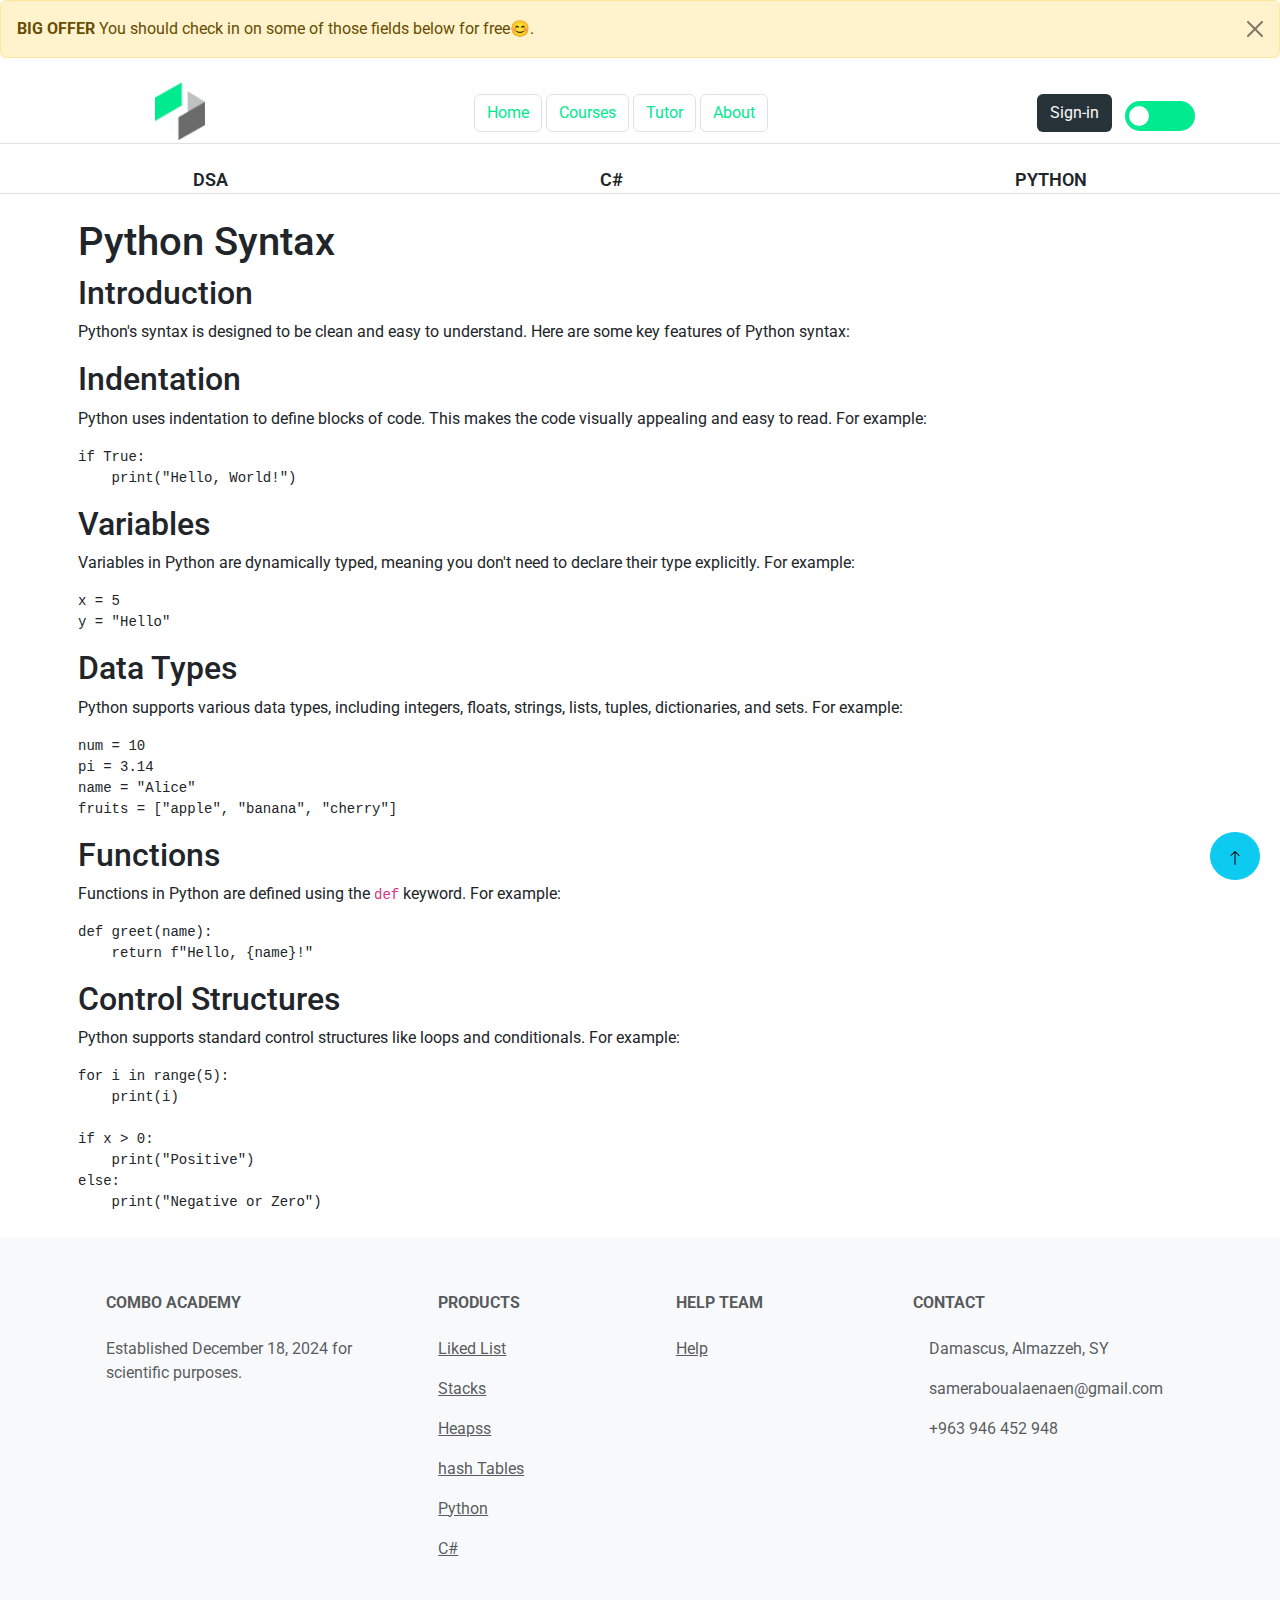
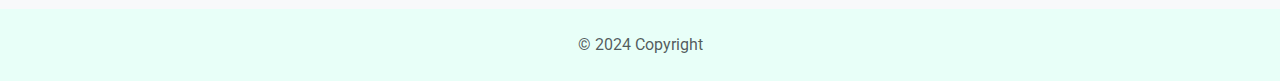
<file: HWS24/courses/pythonsyntax.html>
<!DOCTYPE html>
<html lang="en">
<head>
    <meta charset="UTF-8">
    <meta name="viewport" content="width=device-width, initial-scale=1.0">
    <link rel="stylesheet" href="coursesstyle.css">
    <link href="https://cdn.jsdelivr.net/npm/bootstrap@5.3.3/dist/css/bootstrap.min.css" rel="stylesheet" integrity="sha384-QWTKZyjpPEjISv5WaRU9OFeRpok6YctnYmDr5pNlyT2bRjXh0JMhjY6hW+ALEwIH" crossorigin="anonymous">
    <link rel="preconnect" href="https://fonts.googleapis.com">
    <link rel="preconnect" href="https://fonts.gstatic.com" crossorigin>
    <link href="https://fonts.googleapis.com/css2?family=Cairo:wght@200..1000&family=Roboto:ital,wght@0,100;0,300;0,400;0,500;0,700;0,900;1,100;1,300;1,400;1,500;1,700;1,900&display=swap" rel="stylesheet">
    <link rel="shortcut icon" href="./images/download.png" type="image/x-icon">
    <link
      rel="stylesheet"
      href="https://cdnjs.cloudflare.com/ajax/libs/font-awesome/6.0.0-beta2/css/all.min.css"
      integrity="sha512-YWzhKL2whUzgiheMoBFwW8CKV4qpHQAEuvilg9FAn5VJUDwKZZxkJNuGM4XkWuk94WCrrwslk8yWNGmY1EduTA=="
      crossorigin="anonymous"
      referrerpolicy="no-referrer"
    />
    <title>Combo</title>
<head>

<body>
    <div class="alert alert-warning alert-dismissible fade show" role="alert">
        <strong>BIG OFFER</strong> You should check in on some of those fields below for free😊.
        <button type="button" class="btn-close" data-bs-dismiss="alert" aria-label="Close"></button>
      </div>  
      <div class="nav-container">
        <div class="nav-section-1">
          <div class="logo">
              <div class="fs-2 mb-3">
                <a href="../index.html"><img src="./images/download.png" alt="" style="margin-top: -12px; width: 50px; display: flex; align-content: center; align-items: center;"></a>
                </div>
          </div>
        </div>
          <div class="nav-section-2">
              <div class="links">
                  <li>
                     <a href="#" class="btn border" id="navA1">Home</a>
                     <a href="#explore-courses" class="btn border" id="navA2">Courses</a>
                     <a href="#Teacher" class="btn border" id="navA4">Tutor</a>
                     <a href="#About-section" class="btn border" id="navA3">About</a>
                  </li>
              </div>
          </div>
            <div class="nav-section-3">
              <div class="sign-button">
                  <button  style="background-color: #273239;" class="btn text-light" id="signBtn" data-bs-toggle="modal" data-bs-target="#signInModal">Sign-in</button>
              </div>
              <div class="dark-mode-toggle">
                  <input type="checkbox" class="input" id="dark-mode">
                  <label for="dark-mode" class="label">
                      <div class="circle"></div>
                  </label>
              </div>
          </div>
      </div>
   </nav>

   <div class="nav-checkBoxes">
    <div class="aLinks">
        <div class="dropdown">
        <button class="btn text-dark" id="drop-button">DSA</button>
        <div class="DSA-content" id="dsa-contnet">
        <a href="./linkedlist.html">Linked List</a>
        <a href="./stack.html">Stack</a>
        <a href="./hash.html">Hash table</a>
        <a href="./heaps.html">Heaps</a>
        </div>
        </div>
        <div class="dropdown">
            <button class="btn text-dark" id="drop-button">C#</button>
            <div class="DSA-content">
                <a href="./cintroduction.html">Introduction</a>
                <a href="./csyntax.html">Syntax</a>
                <a href="./cexamples.html">Examples</a>
            </div>
        </div>
        <div class="dropdown">
            <button class="btn text-dark" id="drop-button">PYTHON</button>
            <div class="DSA-content">
                <a href="./python.html">Introduction</a>
                <a href="#">Syntax</a>
                <a href="./pythonexamples.html">Examples</a>
            </div>
        </div>
    </div>
   </div>   
   <div class="container mt-3 p-2">
    <h1>Python Syntax</h1>
    <h2>Introduction</h2>
    <p>Python's syntax is designed to be clean and easy to understand. Here are some key features of Python syntax:</p>

    <h2>Indentation</h2>
    <p>Python uses indentation to define blocks of code. This makes the code visually appealing and easy to read. For example:</p>
    <pre><code>if True:
    print("Hello, World!")</code></pre>

    <h2>Variables</h2>
    <p>Variables in Python are dynamically typed, meaning you don't need to declare their type explicitly. For example:</p>
    <pre><code>x = 5
y = "Hello"</code></pre>

    <h2>Data Types</h2>
    <p>Python supports various data types, including integers, floats, strings, lists, tuples, dictionaries, and sets. For example:</p>
    <pre><code>num = 10
pi = 3.14
name = "Alice"
fruits = ["apple", "banana", "cherry"]</code></pre>

    <h2>Functions</h2>
    <p>Functions in Python are defined using the <code>def</code> keyword. For example:</p>
    <pre><code>def greet(name):
    return f"Hello, {name}!"</code></pre>

    <h2>Control Structures</h2>
    <p>Python supports standard control structures like loops and conditionals. For example:</p>
    <pre><code>for i in range(5):
    print(i)

if x > 0:
    print("Positive")
else:
    print("Negative or Zero")</code></pre>
</div>

    <div class="modal" tabindex="-1" id="signInModal">
        <div class="modal-dialog">
          <div class="modal-content">
            <div class="alert alert-danger alert-dismissible fade show" style="display: none;" id="faild-alert" role="alert">
              <strong>Check the information🤔</strong>
              <button type="button" class="btn-close" data-bs-dismiss="alert" aria-label="Close"></button>
            </div> 
            <div class="alert alert-success alert-dismissible fade show" id="success-alert" style="display: none;" role="alert">
              <strong>Succeed sign-in😁</strong>
              <button type="button" class="btn-close" data-bs-dismiss="alert" aria-label="Close" aria-required="true"></button>
            </div>
            <div class="modal-header">
              <h5 class="modal-title">Sign In</h5>
              <button type="button" class="btn-close" data-bs-dismiss="modal" aria-label="Close"></button>
            </div>
            <div class="modal-body d-flex justify-content-center flex-column">
              <label for="name">Name: </label>
              <input type="text" id="name" placeholder="Your name">
              <label for="age">Age: </label>
              <input type="number" id="age" placeholder="19">
              <label for="email">email: </label>
              <input type="email" id="email" placeholder="..@gmail.com">
            </div>
            <div class="modal-footer">
              <button type="button" class="btn btn-secondary" data-bs-dismiss="modal">Close</button>
              <button type="button" class="btn btn-primary" onclick="getInfo()">Submit</button>
            </div>
          </div>
        </div>
      </div>

    <!--Buttons  -->
    <div class="arrow">
     <a href="#" id="scrollButton" class="btn btn-info btn-floating btn-lg" style="position: fixed; bottom: 20px; right: 20px; border-radius: 50%; display: block;">
       <svg xmlns="http://www.w3.org/2000/svg" width="16" height="16" fill="currentColor" class="bi bi-arrow-up" viewBox="0 0 16 16">
         <path fill-rule="evenodd" d="M8 15a.5.5 0 0 0 .5-.5V2.707l3.146 3.147a.5.5 0 0 0 .708-.708l-4-4a.5.5 0 0 0-.708 0l-4 4a.5.5 0 1 0 .708.708L7.5 2.707V14.5a.5.5 0 0 0 .5.5"/>
       </svg>
     </a>
     </div>
     
    <!--Footer -->
    <footer class="text-center text-lg-start bg-body-tertiary text-muted" id="footer">
        <section class="p-2">
            <div class="container text-center text-md-start mt-5">
                <div class="row mt-3">
                    <div class="col-md-3 col-lg-4 col-xl-3 mx-auto mb-4">
                        <h6 class="text-uppercase fw-bold mb-4">Combo academy</h6>
                        <p>Established December 18, 2024 for scientific purposes.</p>
                    </div>
                    <div class="col-md-2 col-lg-2 col-xl-2 mx-auto mb-4">
                        <h6 class="text-uppercase fw-bold mb-4">Products</h6>
                        <p><a href="./courses/linkedlist.html" class="text-reset">Liked List</a></p>
                        <p><a href="./courses/stack.html" class="text-reset">Stacks</a></p>
                        <p><a href="./courses/heaps.html" class="text-reset">Heapss</a></p>
                        <p><a href="./courses/hash.html" class="text-reset">hash Tables</a></p>
                        <p><a href="./courses/python.html" class="text-reset">Python</a></p>
                        <p><a href="./courses/cintroduction.html" class="text-reset">C#</a></p>
                    </div>
                    <div class="col-md-3 col-lg-2 col-xl-2 mx-auto mb-4">
                        <h6 class="text-uppercase fw-bold mb-4">Help Team</h6>
                        <p><a href="./help.html" class="text-reset">Help</a></p>
                    </div>
                    <div class="col-md-4 col-lg-3 col-xl-3 mx-auto mb-md-0 mb-4">
                        <h6 class="text-uppercase fw-bold mb-4">Contact</h6>
                        <p><i class="fas fa-home me-3"></i>Damascus, Almazzeh, SY</p>
                        <p><i class="fas fa-envelope me-3"></i> sameraboualaenaen@gmail.com</p>
                        <p><i class="fas fa-phone me-3"></i>+963 946 452 948</p>
                    </div>
                </div>
            </div>
        </section>
      <div class="text-center p-4 copyright" style="background-color: rgba(232,255,248,255);">
        © 2024 Copyright
      </div>
        </footer>

    <script src="../main.js" defer></script>
    <script src="https://cdn.jsdelivr.net/npm/bootstrap@5.3.3/dist/js/bootstrap.bundle.min.js" integrity="sha384-YvpcrYf0tY3lHB60NNkmXc5s9fDVZLESaAA55NDzOxhy9GkcIdslK1eN7N6jIeHz" crossorigin="anonymous"></script>
</body>
</html>
</file>
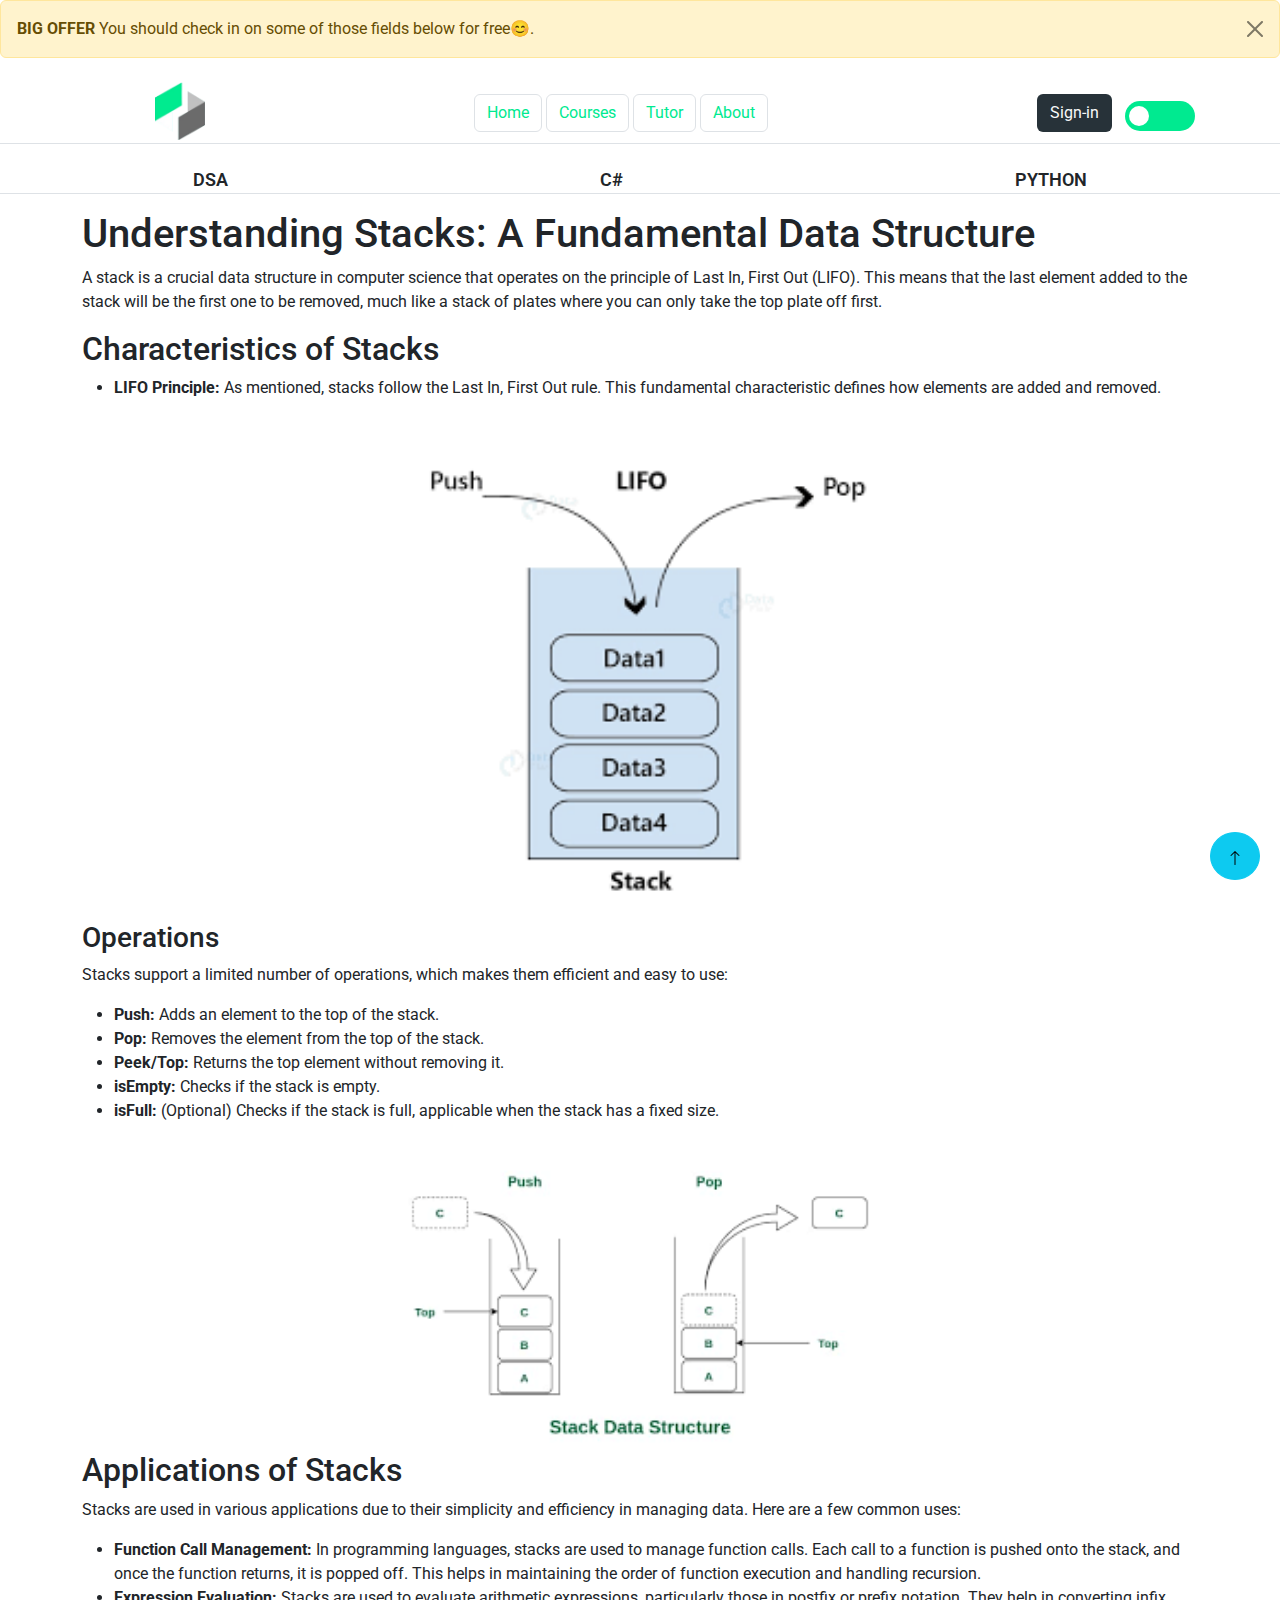
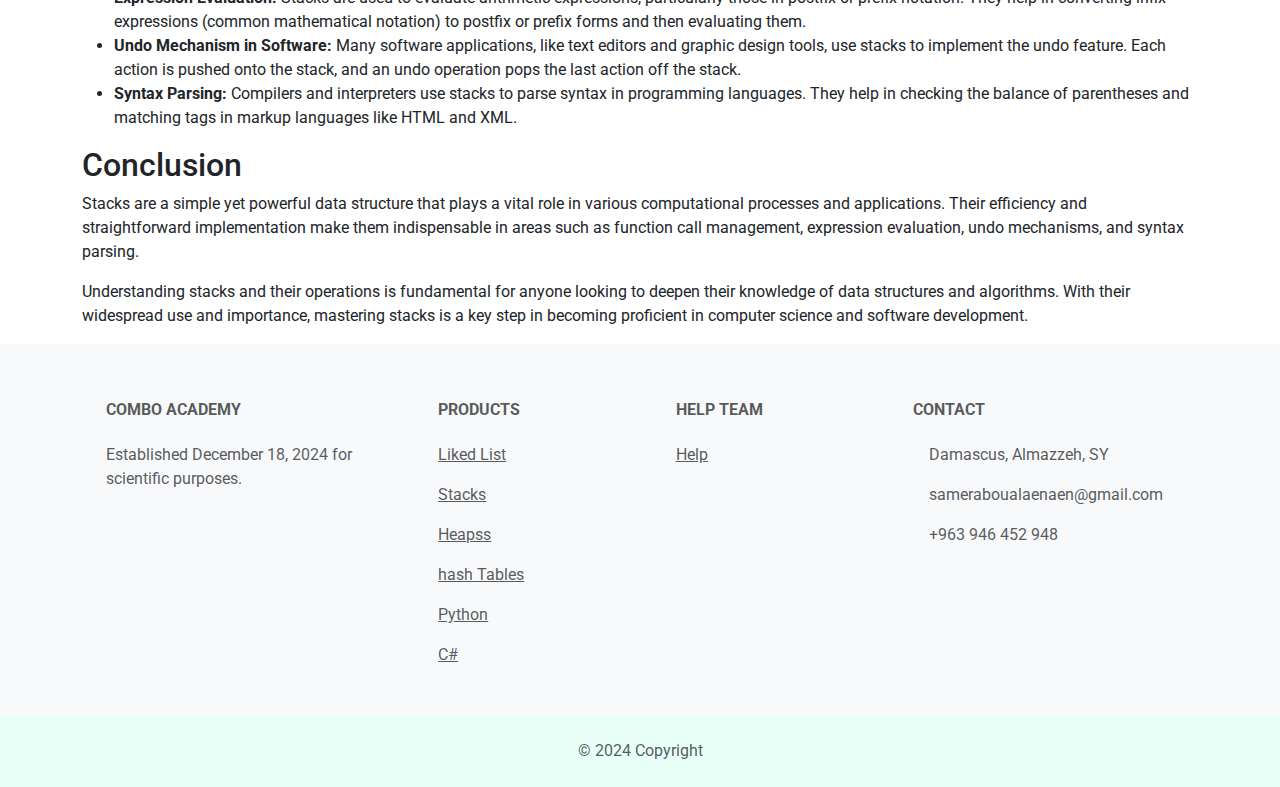
<file: HWS24/courses/stack.html>
<!DOCTYPE html>
<html lang="en">
<head>
    <meta charset="UTF-8">
    <meta name="viewport" content="width=device-width, initial-scale=1.0">
    <link rel="stylesheet" href="coursesstyle.css">
    <link href="https://cdn.jsdelivr.net/npm/bootstrap@5.3.3/dist/css/bootstrap.min.css" rel="stylesheet" integrity="sha384-QWTKZyjpPEjISv5WaRU9OFeRpok6YctnYmDr5pNlyT2bRjXh0JMhjY6hW+ALEwIH" crossorigin="anonymous">
    <link rel="preconnect" href="https://fonts.googleapis.com">
    <link rel="preconnect" href="https://fonts.gstatic.com" crossorigin>
    <link href="https://fonts.googleapis.com/css2?family=Cairo:wght@200..1000&family=Roboto:ital,wght@0,100;0,300;0,400;0,500;0,700;0,900;1,100;1,300;1,400;1,500;1,700;1,900&display=swap" rel="stylesheet">
    <link rel="shortcut icon" href="./images/download.png" type="image/x-icon">
    <link
      rel="stylesheet"
      href="https://cdnjs.cloudflare.com/ajax/libs/font-awesome/6.0.0-beta2/css/all.min.css"
      integrity="sha512-YWzhKL2whUzgiheMoBFwW8CKV4qpHQAEuvilg9FAn5VJUDwKZZxkJNuGM4XkWuk94WCrrwslk8yWNGmY1EduTA=="
      crossorigin="anonymous"
      referrerpolicy="no-referrer"
    />
    <title>Combo</title>
    
<head>

<body>
    <div class="alert alert-warning alert-dismissible fade show" role="alert">
        <strong>BIG OFFER</strong> You should check in on some of those fields below for free😊.
        <button type="button" class="btn-close" data-bs-dismiss="alert" aria-label="Close"></button>
      </div>  
      <div class="nav-container">
        <div class="nav-section-1">
          <div class="logo">
              <div class="fs-2 mb-3">
                <a href="../index.html"><img src="./images/download.png" alt="" style="margin-top: -12px; width: 50px; display: flex; align-content: center; align-items: center;"></a>
                </div>
          </div>
        </div>
          <div class="nav-section-2">
              <div class="links">
                  <li>
                     <a href="#" class="btn border" id="navA1">Home</a>
                     <a href="#explore-courses" class="btn border" id="navA2">Courses</a>
                     <a href="#Teacher" class="btn border" id="navA4">Tutor</a>
                     <a href="#About-section" class="btn border" id="navA3">About</a>
                  </li>
              </div>
          </div>
            <div class="nav-section-3">
              <div class="sign-button">
                  <button  style="background-color: #273239;" class="btn text-light" id="signBtn" data-bs-toggle="modal" data-bs-target="#signInModal">Sign-in</button>
              </div>
              <div class="dark-mode-toggle">
                  <input type="checkbox" class="input" id="dark-mode">
                  <label for="dark-mode" class="label">
                      <div class="circle"></div>
                  </label>
              </div>
          </div>
      </div>
   </nav>

   <div class="nav-checkBoxes">
    <div class="aLinks">
        <div class="dropdown">
        <button class="btn text-dark" id="drop-button">DSA</button>
        <div class="DSA-content" id="dsa-contnet">
        <a href="./linkedlist.html">Linked List</a>
        <a href="#">Stack</a>
        <a href="./hash.html">Hash table</a>
        <a href="./heaps.html">Heaps</a>
        </div>
        </div>
        <div class="dropdown">
          <button class="btn text-dark" id="drop-button">C#</button>
          <div class="DSA-content">
              <a href="./cintroduction.html">Introduction</a>
              <a href="./csyntax.html">Syntax</a>
              <a href="./cexamples.html">Examples</a>
          </div>
      </div>
        <div class="dropdown">
            <button class="btn text-dark" id="drop-button">PYTHON</button>
            <div class="DSA-content">
                <a href="./python.html">Introduction</a>
                <a href="./pythonsyntax.html">Syntax</a>
                <a href="./pythonexamples.html">Examples</a>
            </div>
        </div>
    </div>
   </div>  

   <div class="container mt-3">
    <h1>Understanding Stacks: A Fundamental Data Structure</h1>
     <p>A stack is a crucial data structure in computer science that operates on the principle of Last In, First Out (LIFO). This means that the last element added to the stack will be the first one to be removed, much like a stack of plates where you can only take the top plate off first.</p>
      <h2>Characteristics of Stacks</h2> 
      <ul>
         <li>
          <strong>LIFO Principle:</strong> 
          As mentioned, stacks follow the Last In, First Out rule. This fundamental characteristic defines how elements are added and removed.</li>
         </ul>
         <div class="d-flex justify-content-center">
          <img src="../images/images/stack.png" alt="operations-on-stacks" style="margin-top: 20px; width: 500px;">
          </div>
          <h3>Operations</h3> 
          <p>Stacks support a limited number of operations, which makes them efficient and easy to use:</p> 
          <ul>
             <li>
              <strong>Push:</strong> 
              Adds an element to the top of the stack.
            </li> <li><strong>Pop:</strong> 
              Removes the element from the top of the stack.
            </li> <li><strong>Peek/Top:</strong> Returns the top element without removing it.
            </li> <li><strong>isEmpty:</strong> Checks if the stack is empty.
            </li> <li><strong>isFull:</strong> (Optional) Checks if the stack is full, applicable when the stack has a fixed size.
            </li> </ul> 
            <div class="d-flex justify-content-center">
            <img src="../images/images/download.png" alt="operations-on-stacks" style="margin-top: 20px; width: 500px;">
            </div>
            <h2>Applications of Stacks</h2> 
            <p>Stacks are used in various applications due to their simplicity and efficiency in managing data. Here are a few common uses:</p> 
            <ul> <li>
              <strong>Function Call Management:</strong> 
              In programming languages, stacks are used to manage function calls. Each call to a function is pushed onto the stack, and once the function returns, it is popped off. This helps in maintaining the order of function execution and handling recursion.
            </li> <li><strong>Expression Evaluation:</strong> 
              Stacks are used to evaluate arithmetic expressions, particularly those in postfix or prefix notation. They help in converting infix expressions (common mathematical notation) to postfix or prefix forms and then evaluating them.
            </li> <li><strong>Undo Mechanism in Software:</strong> Many software applications, like text editors and graphic design tools, use stacks to implement the undo feature. Each action is pushed onto the stack, and an undo operation pops the last action off the stack.
            </li> <li><strong>Syntax Parsing:</strong> Compilers and interpreters use stacks to parse syntax in programming languages. They help in checking the balance of parentheses and matching tags in markup languages like HTML and XML.
            </li> </ul> 
            <h2>Conclusion</h2>
             <p>Stacks are a simple yet powerful data structure that plays a vital role in various computational processes and applications. Their efficiency and straightforward implementation make them indispensable in areas such as function call management, expression evaluation, undo mechanisms, and syntax parsing.
             </p> <p>Understanding stacks and their operations is fundamental for anyone looking to deepen their knowledge of data structures and algorithms. With their widespread use and importance, mastering stacks is a key step in becoming proficient in computer science and software development.</p>
    </div>
    <div class="modal" tabindex="-1" id="signInModal">
        <div class="modal-dialog">
          <div class="modal-content">
            <div class="alert alert-danger alert-dismissible fade show" style="display: none;" id="faild-alert" role="alert">
              <strong>Check the information🤔</strong>
              <button type="button" class="btn-close" data-bs-dismiss="alert" aria-label="Close"></button>
            </div> 
            <div class="alert alert-success alert-dismissible fade show" id="success-alert" style="display: none;" role="alert">
              <strong>Succeed sign-in😁</strong>
              <button type="button" class="btn-close" data-bs-dismiss="alert" aria-label="Close" aria-required="true"></button>
            </div>
            <div class="modal-header">
              <h5 class="modal-title">Sign In</h5>
              <button type="button" class="btn-close" data-bs-dismiss="modal" aria-label="Close"></button>
            </div>
            <div class="modal-body d-flex justify-content-center flex-column">
              <label for="name">Name: </label>
              <input type="text" id="name" placeholder="Your name">
              <label for="age">Age: </label>
              <input type="number" id="age" placeholder="19">
              <label for="email">email: </label>
              <input type="email" id="email" placeholder="..@gmail.com">
            </div>
            <div class="modal-footer">
              <button type="button" class="btn btn-secondary" data-bs-dismiss="modal">Close</button>
              <button type="button" class="btn btn-primary" onclick="getInfo()">Submit</button>
            </div>
          </div>
        </div>
      </div>

    <!--Buttons  -->
    <div class="arrow">
     <a href="#" id="scrollButton" class="btn btn-info btn-floating btn-lg" style="position: fixed; bottom: 20px; right: 20px; border-radius: 50%; display: block;">
       <svg xmlns="http://www.w3.org/2000/svg" width="16" height="16" fill="currentColor" class="bi bi-arrow-up" viewBox="0 0 16 16">
         <path fill-rule="evenodd" d="M8 15a.5.5 0 0 0 .5-.5V2.707l3.146 3.147a.5.5 0 0 0 .708-.708l-4-4a.5.5 0 0 0-.708 0l-4 4a.5.5 0 1 0 .708.708L7.5 2.707V14.5a.5.5 0 0 0 .5.5"/>
       </svg>
     </a>
     </div>
     
    <!--Footer -->
    <footer class="text-center text-lg-start bg-body-tertiary text-muted" id="footer">
        <section class="p-2">
            <div class="container text-center text-md-start mt-5">
                <div class="row mt-3">
                    <div class="col-md-3 col-lg-4 col-xl-3 mx-auto mb-4">
                        <h6 class="text-uppercase fw-bold mb-4">Combo academy</h6>
                        <p>Established December 18, 2024 for scientific purposes.</p>
                    </div>
                    <div class="col-md-2 col-lg-2 col-xl-2 mx-auto mb-4">
                        <h6 class="text-uppercase fw-bold mb-4">Products</h6>
                        <p><a href="./courses/linkedlist.html" class="text-reset">Liked List</a></p>
                        <p><a href="./courses/stack.html" class="text-reset">Stacks</a></p>
                        <p><a href="./courses/heaps.html" class="text-reset">Heapss</a></p>
                        <p><a href="./courses/hash.html" class="text-reset">hash Tables</a></p>
                        <p><a href="./courses/python.html" class="text-reset">Python</a></p>
                        <p><a href="./courses/cintroduction.html" class="text-reset">C#</a></p>
                    </div>
                    <div class="col-md-3 col-lg-2 col-xl-2 mx-auto mb-4">
                        <h6 class="text-uppercase fw-bold mb-4">Help Team</h6>
                        <p><a href="./help.html" class="text-reset">Help</a></p>
                    </div>
                    <div class="col-md-4 col-lg-3 col-xl-3 mx-auto mb-md-0 mb-4">
                        <h6 class="text-uppercase fw-bold mb-4">Contact</h6>
                        <p><i class="fas fa-home me-3"></i>Damascus, Almazzeh, SY</p>
                        <p><i class="fas fa-envelope me-3"></i> sameraboualaenaen@gmail.com</p>
                        <p><i class="fas fa-phone me-3"></i>+963 946 452 948</p>
                    </div>
                </div>
            </div>
        </section>
      <div class="text-center p-4 copyright" style="background-color: rgba(232,255,248,255);">
        © 2024 Copyright
      </div>
        </footer>

    <script src="../main.js" defer></script>
    <script src="https://cdn.jsdelivr.net/npm/bootstrap@5.3.3/dist/js/bootstrap.bundle.min.js" integrity="sha384-YvpcrYf0tY3lHB60NNkmXc5s9fDVZLESaAA55NDzOxhy9GkcIdslK1eN7N6jIeHz" crossorigin="anonymous"></script>
</body>
</html>
</file>
<file: HWS24/courses/coursesstyle.css>
*{
    padding: 0;
    margin: 0;
    box-sizing: border-box;
    font-family: "Roboto", serif;
}
nav{
    width: 100%;
}
.nav-container{
    height: 70px;
    display: flex;
    align-items: flex-start;
    justify-content: space-around;
    border-bottom:  1px solid #dee2e6;
    padding: 20px;
}
.logo{
    cursor: not-allowed;
}
.links li{
    list-style: none;
}
.links a{
    /* margin-left: 10px; */
    text-decoration: none;
}
.nav-section-2 .links li a{
    color: rgba(0,234,144,255);
}
.nav-section-2 .links li a:hover{
    padding: 0;
    margin: 0;
    box-sizing: border-box;
    font-family: "Roboto", serif;
}
nav{
    width: 100%;
    display: flex;
    justify-content: space-between;
    align-items: center;
}
.nav-container{
    height: 70px;
    display: flex;
    align-items: flex-start;
    justify-content: space-around;
    border-bottom:  1px solid #dee2e6;
    padding: 20px;
}
.logo{
    cursor: not-allowed;
}
.links li{
    list-style: none;
}
.links a{
    text-decoration: none;
    transition: color 0.2s ease;
}
.links a:hover{
    color: rgba(0,234,144,255);
}
.nav-section-2 .links li a{
    color: rgba(0,234,144,255);
}
.nav-section-2 .links li a:hover{
    background: #5fa771;
    color: #fff;
}
.input{
    visibility: hidden;
}
.label{
    position: absolute;
    width: 70px;
    height: 30px;
    background-color: rgba(0,234,144,255);
    border-radius: 20px;
    cursor: pointer;
}
.circle{
    position: absolute;
    width: 20px;
    background: #5fa771;
    color: #fff;
}
.input{
    visibility: hidden;
}
.label{
    position: absolute;
    width: 70px;
    height: 30px;
    background-color: rgba(0,234,144,255);
    border-radius: 20px;
    cursor: pointer;
}
.circle{
    position: absolute;
    width: 20px;
    height: 20px;
    background-color: white;
    border-radius: 50%;
    top: 5px;
    left: 4px;
    animation: toggleOff 0.4s linear forwards;
}
.input:checked + .label{
    background-color: white;
}
.input:checked + .label .circle{
    animation: toggleOn 0.4s linear forwards;
    background-color: black;
}
@keyframes toggleOn {
    0%{
        transform: translateX(0);
    }
    100%{
        transform: translateX(40px);
    }
}
@keyframes toggleOff {
    0%{
        transform: translateX(40px);
    }
    100%{
        transform: translateX(0);
    }
}
.nav-section-3{
    display: flex;
    align-items: center;
    justify-content: center;
}
.nav-checkBoxes {
    padding: 15px;
    border-bottom: 1px solid #dee2e6; 
    height: 50px;
}
.aLinks {
    display: flex; 
    justify-content: space-around; 
    flex-wrap: wrap;
    margin-bottom: 10px; 
}
.aLinks a{
    text-decoration: none;
}
.dropdown li{
    display: inline-block;
    position: relative;
}
.dropdown {
    position: relative;
}
.dropdown button{
    font-size: 18px;
    font-weight: 600;
}
.DSA-content {
    display: block; 
    align-items: center;
    height: 0;
    overflow: hidden;
    transition: height 0.3s ease;
    display: flex;
    flex-direction: column;
    background-color: #fff;
    border-radius: 10px;
}
.DSA-content a{
    color: #000;
}
.dropdown:hover .DSA-content {
    height: auto; 
    font-size: 18px;
}
.dropdown .DSA-content a:hover{
    font-size: 20px;
    text-decoration: underline;
    color: rgba(0,234,144,255);
}
@media(max-width: 768px){
    .nav-section-2{
        display: none;;
    }
    .nav-section-3{
        display: none;
    }
    .nav-checkBoxes .aLinks .dropdown #drop-button{
        width: 2px;
        font-size: 12px;
    }
    .dropdown:hover .DSA-content a{
        font-size: 12px;
    }
    .dropdown .DSA-content a:hover{
        font-size: 12px;
        text-decoration: underline;
        color: rgba(0,234,144,255);
    }
    .arrow{
        left: 380px;
        top: 600px;
    }
}
.card {
    width: 190px;
    height: 254px;
    margin: 0 auto;
    background: #011522;
    border-radius: 8px;
    z-index: 1;
   }
   
   .tools {
    display: flex;
    align-items: center;
    padding: 9px;
   }
   
   .circle {
    padding: 0 4px;
   }
   
   .box {
    display: inline-block;
    align-items: center;
    width: 10px;
    height: 10px;
    padding: 1px;
    border-radius: 50%;
   }
/* From Uiverse.io by Yaya12085 */ 
.code-editor {
    max-width: 300px;
    background-color: #1d1e22;
    box-shadow: 0px 4px 30px rgba(0, 0, 0, 0.5);
    border-radius: 8px;
    padding: 2px;
  }
  
  .header {
    display: flex;
    align-items: center;
    justify-content: space-between;
    margin: 10px;
  }
  
  .title {
    font-family: Lato, sans-serif;
    font-weight: 900;
    font-size: 14px;
    letter-spacing: 1.57px;
    color: rgb(212 212 212);
  }
  
  .icon {
    width: 20px;
    transition: .2s ease;
  }
  
  .icon:hover {
    cursor: pointer;
    border-radius: 50px;
    background-color: #6e7281;
  }
  
  .editor-content {
    margin: 0 10px 10px;
    color: white;
  }
  
  .property {
    margin-left: 30px;
  }
  
  .property:hover {
    cursor: text;
  }
  
  .editor-content .color-0 {
    color: rgb(86 156 214);
  }
  
  .editor-content .color-1 {
    color: rgb(182 206 168);
  }
  
  .editor-content .color-2 {
    color: rgb(156 220 254);
  }
  
  .editor-content .color-3 {
    color: rgb(207 146 120);
  }
  
  .color-preview-1,.color-preview-2 {
    height: 8px;
    width: 8px;
    border: 1px solid #fff;
    display: inline-block;
    margin-right: 3px;
  }
  
  .color-preview-1 {
    background-color: #1d1e22;
  }
  
  .color-preview-1 {
    background-color: rgba(0, 0, 0, 0.5);
  }
</file>
